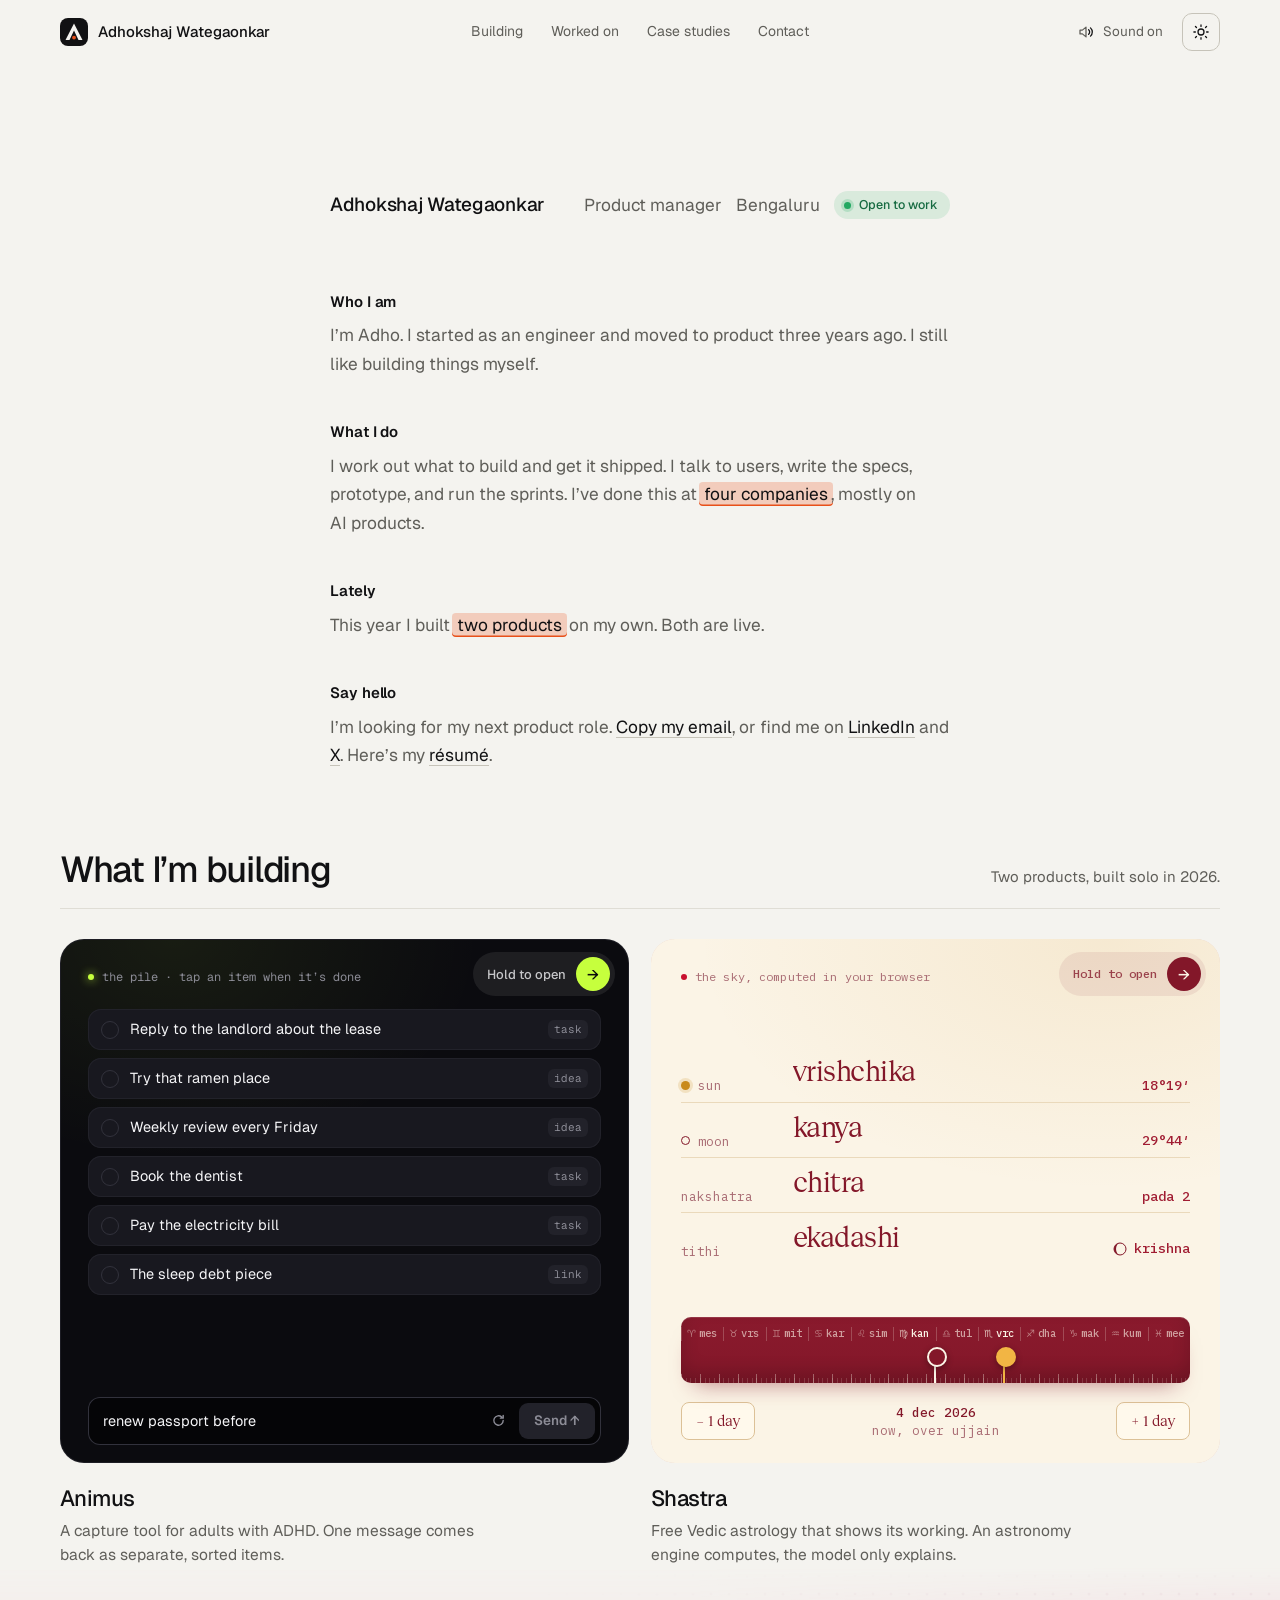
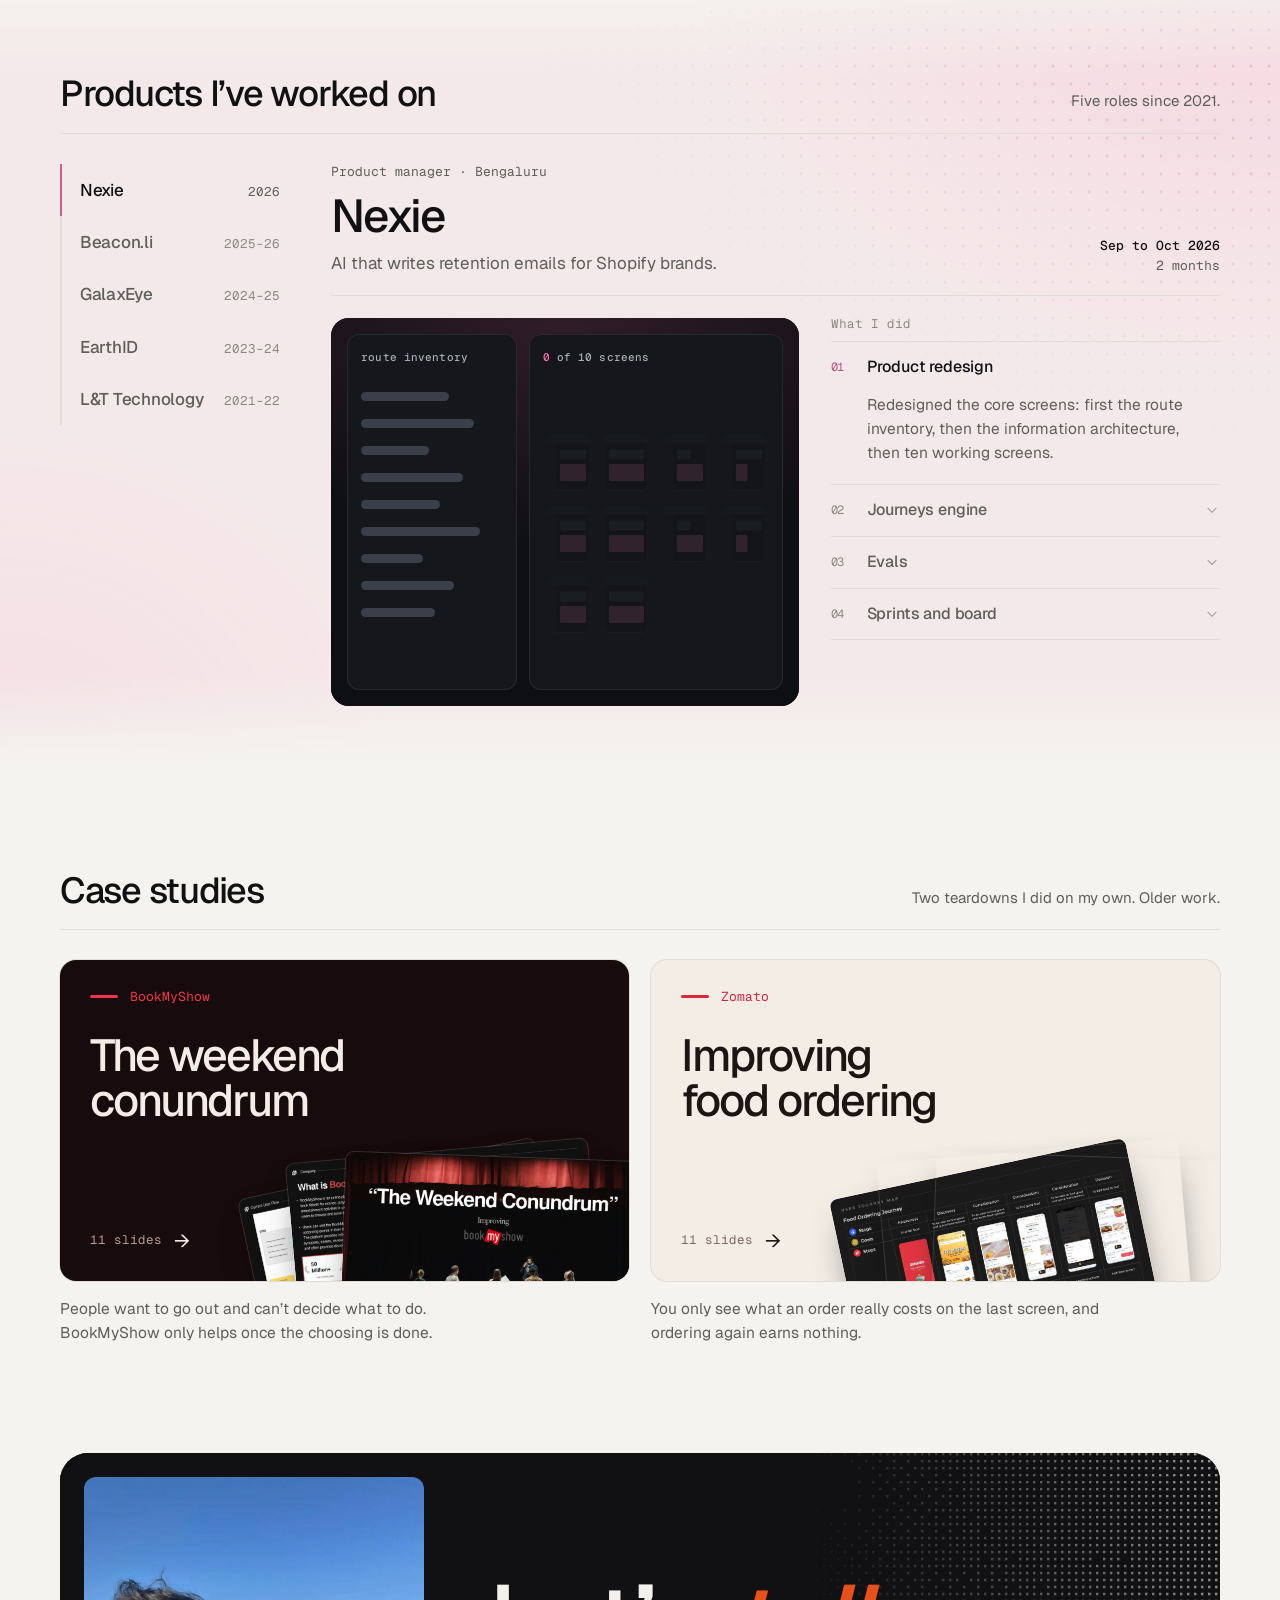
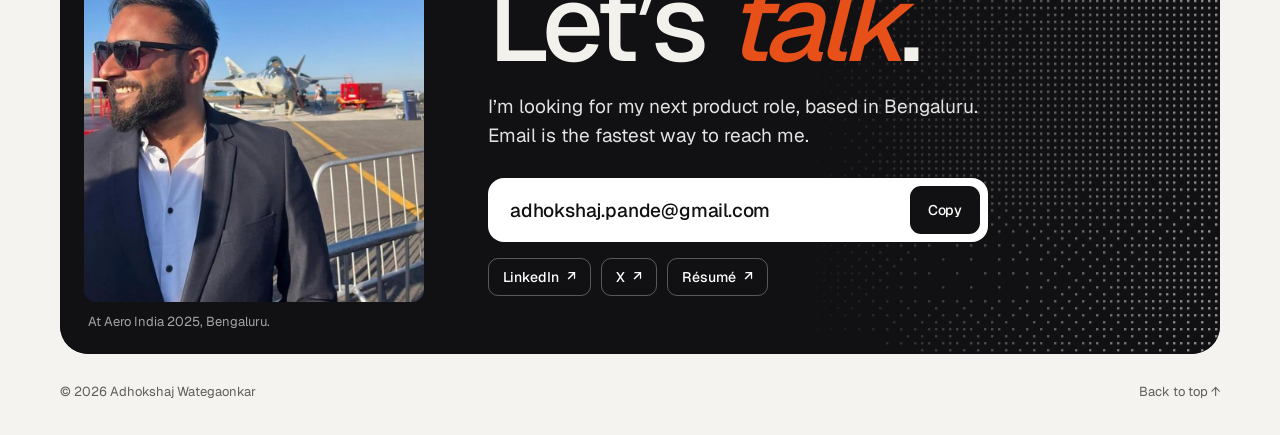
<file: index.html>
<!DOCTYPE html>
<html lang="en">
<head>
<meta charset="utf-8">
<meta name="viewport" content="width=device-width, initial-scale=1">
<title>Adhokshaj Wategaonkar</title>
<meta name="description" content="Adhokshaj Wategaonkar, product manager in Bengaluru. Three years in product, mostly on AI, and two products built and launched solo in 2026.">
<meta name="theme-color" content="#0B0B0C">
<link rel="icon" type="image/svg+xml" href="assets/icon.svg">
<link rel="canonical" href="https://adhokshajwategaonkar.github.io/portfolio/">
<meta property="og:type" content="website">
<meta property="og:url" content="https://adhokshajwategaonkar.github.io/portfolio/">
<meta property="og:site_name" content="Adhokshaj Wategaonkar">
<meta property="og:title" content="Adhokshaj Wategaonkar">
<meta property="og:description" content="Product manager in Bengaluru. Three years in product, mostly on AI, and two products built solo in 2026.">
<meta property="og:image" content="https://adhokshajwategaonkar.github.io/portfolio/assets/og.png">
<meta property="og:image:width" content="1200">
<meta property="og:image:height" content="630">
<meta property="og:image:alt" content="Adhokshaj Wategaonkar, product manager in Bengaluru.">
<meta name="twitter:card" content="summary_large_image">
<meta name="twitter:creator" content="@AdhokshajW">
<meta name="twitter:title" content="Adhokshaj Wategaonkar">
<meta name="twitter:description" content="Product manager in Bengaluru. Three years in product, mostly on AI, and two products built solo in 2026.">
<meta name="twitter:image" content="https://adhokshajwategaonkar.github.io/portfolio/assets/og.png">
<link rel="apple-touch-icon" href="assets/apple-touch-icon.png">
<link rel="preconnect" href="https://fonts.googleapis.com">
<link rel="preconnect" href="https://fonts.gstatic.com" crossorigin>
<link rel="stylesheet" href="https://fonts.googleapis.com/css2?family=Geist:wght@400;500;600;700&family=Geist+Mono:wght@400;500&family=Instrument+Serif:ital@0;1&display=swap">
<script>
try{var t=localStorage.getItem('aw.theme');if(t)document.documentElement.dataset.theme=t}catch(e){}
document.documentElement.classList.add('js');
</script>
<link rel="stylesheet" href="css/site.css">
</head>
<body>

<header class="bar" id="bar">
  <div class="wrap">
    <a class="me" href="#top" aria-label="Adhokshaj Wategaonkar, back to top"><span class="mark" aria-hidden="true"></span><span class="nm">Adhokshaj Wategaonkar</span></a>
    <nav class="nav" aria-label="Sections">
      <a href="#work">Building</a><a href="#experience">Worked on</a><a href="#cases">Case studies</a><a href="#contact">Contact</a>
    </nav>
    <div class="tools">
      <button class="btn snd" id="snd" aria-pressed="true" title="Sound (S)">
        <svg viewBox="0 0 24 24" aria-hidden="true"><path d="M4 9.5h3.2L12 5.5v13l-4.8-4H4z"/><g class="w"><path d="M15.5 9a4 4 0 0 1 0 6"/><path d="M18 6.5a7.5 7.5 0 0 1 0 11"/></g><path class="x" d="M16 10l4 4m0-4l-4 4"/></svg>
        <span class="snd-t">Sound on</span>
      </button>
      <button class="btn ic thm" id="thm" aria-label="Switch between light and dark" title="Theme (T)">
        <svg viewBox="0 0 24 24" aria-hidden="true"><g class="sun"><circle cx="12" cy="12" r="4"/><path d="M12 2.5v2m0 15v2M4.6 4.6 6 6m12 12 1.4 1.4M2.5 12h2m15 0h2M4.6 19.4 6 18M18 6l1.4-1.4"/></g><path class="moon" d="M19.5 14.5A7.5 7.5 0 0 1 9.5 4.5a7.5 7.5 0 1 0 10 10z"/></svg>
      </button>
    </div>
  </div>
</header>

<main id="home">
  <section class="hero" id="top" data-hero="notes">
    <canvas class="field" id="field" aria-hidden="true"></canvas>
    <p class="hf-hint" aria-hidden="true"><span>hold anywhere to go back</span></p>
    <div class="wrap">
      <div class="hn">
        <header class="hn-id rv">
          <h1><button class="egg-name" data-egg="field" title="Try clicking">Adhokshaj Wategaonkar</button></h1>
          <p class="hn-meta"><span>Product manager</span><span>Bengaluru</span><span class="chip"><i class="pip"></i>Open to work</span></p>
        </header>
        <section class="rv" style="--d:1">
          <h2>Who I am</h2>
          <p>I’m Adho. I started as an engineer and moved to product three years ago. I still like building things myself.</p>
        </section>
        <section class="rv" style="--d:2">
          <h2>What I do</h2>
          <p>I work out what to build and get it shipped. I talk to users, write the specs, prototype, and run the sprints. I’ve done this at <a class="hl" href="#experience">four companies</a>, mostly on AI products.</p>
        </section>
        <section class="rv" style="--d:3">
          <h2>Lately</h2>
          <p>This year I built <a class="hl" href="#work">two products</a> on my own. Both are live.</p>
        </section>
        <section class="rv" style="--d:4">
          <h2>Say hello</h2>
          <p>I’m looking for my next product role. <button class="lk" data-copy>Copy my email</button>, or find me on <a href="https://www.linkedin.com/in/adhokshaj/" target="_blank" rel="noopener">LinkedIn</a> and <a href="https://twitter.com/AdhokshajW" target="_blank" rel="noopener">X</a>. Here’s my <a href="Adhokshaj-Wategaonkar-Resume.pdf" target="_blank" rel="noopener">résumé</a>.</p>
        </section>
      </div>
      <div class="hf">
        <div class="hf-t">
          <h1 class="vh">Adhokshaj Wategaonkar</h1>
          <p>Product manager in Bengaluru. Three years in product, mostly on AI. Two products built solo in 2026.</p>
        </div>
        <div class="hf-r">
          <span class="chip"><i class="pip"></i>Open to work</span>
          <p><button class="lk" data-copy>Copy email</button><a href="https://www.linkedin.com/in/adhokshaj/" target="_blank" rel="noopener">LinkedIn</a><a href="Adhokshaj-Wategaonkar-Resume.pdf" target="_blank" rel="noopener">Résumé</a></p>
        </div>
      </div>
    </div>
  </section>

  <section class="sec" id="work" data-name="Work">
    <div class="wrap">
      <div class="sh rv"><h2>What I’m building</h2><p>Two products, built solo in 2026.</p></div>
      <div class="prods">
        <article class="prod rv" data-go="animus" data-title="Animus">
          <div class="tilebox tb-animus"><div class="inst" id="inst-animus"></div></div>
          <div class="cap">
            <div><h3>Animus</h3><p>A capture tool for adults with ADHD. One message comes back as separate, sorted items.</p></div>
          </div>
        </article>
        <article class="prod rv" style="--d:1" data-go="shastra" data-title="Shastra">
          <div class="tilebox tb-shastra"><div class="inst" id="inst-shastra"></div></div>
          <div class="cap">
            <div><h3>Shastra</h3><p>Free Vedic astrology that shows its working. An astronomy engine computes, the model only explains.</p></div>
          </div>
        </article>
      </div>
    </div>
  </section>

  <section class="sec" id="experience" data-name="Experience">
    <div class="tone" id="tone" aria-hidden="true"><i></i><i></i></div>
    <div class="wrap">
      <div class="sh rv"><h2>Products I’ve worked on</h2><p>Five roles since 2021.</p></div>
      <div class="xp rv">
        <div class="xp-list" id="xp-list" role="tablist" aria-label="Roles, newest first" aria-orientation="vertical"></div>
        <div class="xp-detail" id="xp-detail" role="tabpanel" aria-live="polite"></div>
      </div>
    </div>
  </section>

  <section class="sec" id="cases" data-name="Case studies">
    <div class="wrap">
      <div class="sh rv"><h2>Case studies</h2><p>Two teardowns I did on my own. Older work.</p></div>
      <div class="cases" id="cases-list"></div>
    </div>
  </section>

  <section class="contact" id="contact" data-name="Contact">
    <div class="wrap">
      <div class="about">
        <canvas class="field" id="field2" aria-hidden="true"></canvas>
        <figure class="portrait rv">
          <img src="assets/me/aero-india.jpg" width="864" height="1167" loading="lazy" alt="Adhokshaj at Aero India, smiling, with a fighter aircraft on the tarmac behind him.">
          <figcaption>At Aero India 2025, Bengaluru.</figcaption>
        </figure>
        <div class="about-t">
          <h2 class="rv">Let’s <em>talk</em>.</h2>
          <p class="rv" style="--d:1">I’m looking for my next product role, based in Bengaluru. Email is the fastest way to reach me.</p>
          <button class="mail rv" style="--d:2" data-copy><span class="mail-a">adhokshaj.pande@gmail.com</span><span class="mail-h">Copy</span></button>
          <div class="links rv" style="--d:3">
            <a class="btn" href="https://www.linkedin.com/in/adhokshaj/" target="_blank" rel="noopener">LinkedIn <span aria-hidden="true">↗</span></a>
            <a class="btn" href="https://twitter.com/AdhokshajW" target="_blank" rel="noopener">X <span aria-hidden="true">↗</span></a>
            <a class="btn" href="Adhokshaj-Wategaonkar-Resume.pdf" target="_blank" rel="noopener" id="cv">Résumé <span aria-hidden="true">↗</span></a>
          </div>
        </div>
      </div>
      <div class="foot"><span>© 2026 Adhokshaj Wategaonkar</span><a href="#top">Back to top ↑</a></div>
    </div>
  </section>
</main>

<div id="world" hidden></div>
<div id="viewer" hidden></div>
<div class="toast" id="toast" role="status" aria-live="polite"></div>

<script type="module" src="js/app.js"></script>
</body>
</html>
</file>
<file: css/site.css>
/*
VOICE   plain and exact. Say the concrete thing, then stop.
LAYOUT  one 1120px column. Hairlines between sections. A list on the left and the
        open item on the right wherever there is a set to choose from.
COLOUR  neutral page and one hot orange, used for the word that matters and for the
        dots under the pointer. The rest of the colour arrives with the content:
        each role has its own hue, each case study its own cover, Animus is lime
        on black, Shastra is kumkum on haldi paper.
TYPE    Geist for words, Geist Mono for labels, Instrument Serif italic for the one
        or two words that carry a heading. The product pages bring their own.
*/
@font-face { font-family: 'SX Geist Serif'; font-weight: 400; font-display: swap; src: url('../assets/fonts/shastra/geistserif-400.woff2') format('woff2'); }
@font-face { font-family: 'SX Plex Mono'; font-weight: 400; font-display: swap; src: url('../assets/fonts/shastra/ibmplexmono-400.woff2') format('woff2'); }
@font-face { font-family: 'SX Plex Mono'; font-weight: 500; font-display: swap; src: url('../assets/fonts/shastra/ibmplexmono-500.woff2') format('woff2'); }

:root {
  color-scheme: light;
  --bg: #F4F3EF; --bg0: #F4F3EF; --tone-k: 8%; --ink: #111113; --mut: #5F5E59; --faint: #8B8982; --line: #DFDDD5; --line2: #C6C3B9; --tile: #EAE8E1; --tile2: #FBFAF7;
  --acc: #E8501A; --acc-ink: #C7400F; --on-acc: #fff; --hot: #E8501A; --card: #111113; --card-line: #111113; --ok: #1E9E5A; --shade: rgba(30,25,10,.2);
  --ease: cubic-bezier(.2,.8,.2,1); --spring: cubic-bezier(.3,1.4,.5,1);
  --sans: "Geist", ui-sans-serif, system-ui, -apple-system, "Segoe UI", sans-serif;
  --display: "Instrument Serif", "Iowan Old Style", "Palatino Linotype", Georgia, serif;
  --mono: "Geist Mono", ui-monospace, SFMono-Regular, Menlo, monospace;
  /* the products, fixed whatever the index theme */
  --a-bg: #0B0B0F; --a-ink: #F5F5F7; --a-ink2: #B9B9C2; --a-mut: #8C8C96; --a-line: #22222A; --a-line2: #32323C; --a-tile: #121218; --a-tile2: #18181F; --a-tile3: #22222A; --a-sunk: #050507;
  --a-acc: #C6FF3D; --a-acc-ink: #C6FF3D; --a-bub: #1E3A27; --a-bub-ink: #DDF5E3;
  --s-paper: #FBF4E6; --s-paper2: #F5EAD4; --s-ink: #831729; --s-body: #A01C32; --s-mut: #A86A72; --s-line: #EAD9BB; --s-acc: #C8102E; --s-night: #2B0D10; --s-gold: #C98A1B;
  --serif: "SX Geist Serif", "Geist", Georgia, serif;
  --smono: "SX Plex Mono", "IBM Plex Mono", ui-monospace, monospace;
  --geist: var(--sans); --gmono: var(--mono);
}
@media (prefers-color-scheme: dark) { :root:not([data-theme=light]) { color-scheme: dark; --bg: #0B0B0C; --bg0: #0B0B0C; --tone-k: 7%; --ink: #EDECE8; --mut: #A5A39C; --faint: #74726C; --line: #222224; --line2: #37373C; --tile: #141416; --tile2: #1B1B1E; --acc: #FF6B3D; --acc-ink: #FF8A63; --hot: #FF6B3D; --card: #141416; --card-line: #26262A; --shade: rgba(0,0,0,.6); } }
:root[data-theme=dark] { color-scheme: dark; --bg: #0B0B0C; --bg0: #0B0B0C; --tone-k: 7%; --ink: #EDECE8; --mut: #A5A39C; --faint: #74726C; --line: #222224; --line2: #37373C; --tile: #141416; --tile2: #1B1B1E; --acc: #FF6B3D; --acc-ink: #FF8A63; --hot: #FF6B3D; --card: #141416; --card-line: #26262A; --shade: rgba(0,0,0,.6); }

* { box-sizing: border-box; min-width: 0; }
html { scroll-behavior: smooth; scroll-padding-top: 84px; -webkit-text-size-adjust: 100%; }
body { margin: 0; background: var(--bg); color: var(--ink); font: 16px/1.55 var(--sans); overflow-x: clip; -webkit-font-smoothing: antialiased; -webkit-tap-highlight-color: transparent; transition: background-color .8s var(--ease); }
a { color: inherit; }
button { font: inherit; color: inherit; }
img { max-width: 100%; }
[hidden] { display: none !important; }
:focus-visible { outline: 2px solid color-mix(in srgb, var(--ink) 72%, transparent); outline-offset: 2px; border-radius: 8px; }
.wrap { max-width: 1240px; margin: 0 auto; padding: 0 clamp(16px, 4vw, 40px); }
.mono { font-family: var(--mono); font-size: 13px; }
.mut { color: var(--mut); }

/* ---------------------------------------------------------------- buttons
   One flat button. It takes its colours from whatever page it is on. */
.btn { display: inline-flex; align-items: center; justify-content: center; gap: 8px; height: 38px; padding: 0 14px; border-radius: 10px; border: 1px solid var(--line2); background: transparent; color: var(--ink); font: 500 14px/1 var(--sans); text-decoration: none; white-space: nowrap; cursor: var(--cur-hot); user-select: none; -webkit-user-select: none; touch-action: manipulation; transition: background .2s, border-color .2s, color .2s, transform .12s var(--ease), opacity .2s; }
.btn:hover { background: color-mix(in srgb, var(--ink) 7%, transparent); border-color: color-mix(in srgb, var(--ink) 34%, transparent); }
.btn:active { transform: scale(.97); }
.btn:disabled { opacity: .35; cursor: default; }
.btn.pri { background: var(--ink); color: var(--bg); border-color: var(--ink); }
.btn.pri:hover { background: color-mix(in srgb, var(--ink) 84%, var(--bg)); border-color: transparent; }
.btn.ic { width: 38px; padding: 0; flex: none; }
.btn svg { width: 18px; height: 18px; stroke: currentColor; fill: none; stroke-width: 1.7; stroke-linecap: round; stroke-linejoin: round; flex: none; }

/* ---------------------------------------------------------------- bar */
.bar { position: sticky; top: 0; z-index: 20; backdrop-filter: saturate(1.4) blur(14px); -webkit-backdrop-filter: saturate(1.4) blur(14px); background: color-mix(in srgb, var(--bg) 80%, transparent); border-bottom: 1px solid transparent; transition: border-color .3s, background-color .8s var(--ease); }
.bar.scrolled { border-bottom-color: var(--line); }
.bar .wrap { display: grid; grid-template-columns: 1fr auto 1fr; align-items: center; height: 64px; gap: 12px; }
.me { display: flex; align-items: center; gap: 10px; text-decoration: none; font-weight: 500; font-size: 15px; white-space: nowrap; justify-self: start; }
.me .mark { width: 28px; height: 28px; border-radius: 8px; display: block; transition: transform .2s var(--ease); }
.me .mark:hover { transform: scale(1.08) rotate(-4deg); }
.mark svg { display: block; width: 100%; height: 100%; overflow: visible; }
.mark .tb { fill: var(--ink); } .mark .tf { fill: var(--bg); } .mark .h { fill: var(--hot); }
.mark .s { fill: none; stroke: var(--bg); stroke-width: 2.2; stroke-linecap: round; stroke-linejoin: round; } .mark .sh { stroke: var(--hot); }
.mark.swap { animation: markswap .5s var(--spring); }
@keyframes markswap { from { transform: scale(.4) rotate(-120deg); } }
.nav, .w-nav { display: flex; gap: 4px; }
.nav a, .w-nav a { padding: 8px 12px; border-radius: 8px; font-size: 14px; color: var(--mut); text-decoration: none; transition: color .2s, background .2s; }
.nav a:hover, .w-nav a:hover { color: var(--ink); background: color-mix(in srgb, var(--ink) 6%, transparent); }
.nav a.on { color: var(--ink); }
.tools, .w-tools { display: flex; justify-content: flex-end; gap: 8px; justify-self: end; }
.snd .w { transition: opacity .25s, transform .35s var(--spring); transform-origin: 9px 12px; }
.snd[aria-pressed=false] .w { opacity: 0; transform: scale(.4); }
.snd .x { opacity: 0; transition: opacity .2s; } .snd[aria-pressed=false] .x { opacity: 1; }
.btn.snd { padding: 0 10px; border-color: transparent; background: none; font-size: 13.5px; font-weight: 400; color: var(--mut); }
.btn.snd:hover { color: var(--ink); background: color-mix(in srgb, var(--ink) 6%, transparent); border-color: transparent; }
.snd-t { min-width: 6.4ch; text-align: left; }
.thm .sun, .thm .moon { transition: transform .5s var(--spring), opacity .3s; transform-origin: 12px 12px; }
:root[data-theme=dark] .thm .sun { opacity: 0; transform: rotate(-90deg) scale(.5); }
:root[data-theme=light] .thm .moon { opacity: 0; transform: rotate(90deg) scale(.5); }
@media (prefers-color-scheme: dark) { :root:not([data-theme]) .thm .sun { opacity: 0; transform: rotate(-90deg) scale(.5); } }
@media (prefers-color-scheme: light) { :root:not([data-theme]) .thm .moon { opacity: 0; transform: rotate(90deg) scale(.5); } }

/* ---------------------------------------------------------------- hero
   Short notes, with highlighted phrases that take you down the page. Behind the name
   there is a second view: the name set in a full-screen field of dots. */
.hero { position: relative; isolation: isolate; }
.chip { display: inline-flex; align-items: center; gap: 8px; height: 28px; padding: 0 12px 0 10px; border-radius: 14px; font: 500 12.5px/1 var(--sans); white-space: nowrap; color: #176B42; background: rgba(34,168,97,.13); }
:root[data-theme=dark] .chip { color: #6FDDA3; background: rgba(34,168,97,.16); }
@media (prefers-color-scheme: dark) { :root:not([data-theme=light]) .chip { color: #6FDDA3; background: rgba(34,168,97,.16); } }
.pip { width: 7px; height: 7px; border-radius: 50%; background: #22A861; box-shadow: 0 0 0 3px rgba(34,168,97,.2); animation: breathe 2.6s var(--ease) infinite; }
@keyframes breathe { 50% { box-shadow: 0 0 0 6px rgba(34,168,97,.06); } }
.lk { padding: 0; border: 0; background: none; font: inherit; }
.hero a:not(.hl), .lk { color: var(--ink); text-decoration: underline; text-decoration-color: var(--line2); text-decoration-thickness: 1px; text-underline-offset: 4px; transition: text-decoration-color .2s; }
.hero a:not(.hl):hover, .lk:hover { text-decoration-color: var(--hot); }
.field { position: absolute; inset: 0; width: 100%; height: 100%; z-index: -1; pointer-events: none; color: var(--ink); --field-hot: var(--hot); }
/* the name is the way into the field: on hover its letters break into dots */
.egg-name { padding: 0; border: 0; background: none; color: inherit; font: inherit; letter-spacing: inherit; }
@media (hover: hover) { .egg-name:hover { color: transparent; background: radial-gradient(circle, var(--ink) 0.6px, color-mix(in srgb, var(--ink) 45%, transparent) 1px) 0 0 / 3px 3px; -webkit-background-clip: text; background-clip: text; } }
.hero[data-hero=notes] > .field, .hero[data-hero=notes] .hf, .hero[data-hero=notes] .hf-hint, .hero[data-hero=field] .hn { display: none; }
/* notes */
.hero[data-hero=notes] { padding: clamp(88px, 14vh, 140px) 0 0; }
.hero[data-hero=notes] + .sec { padding-top: clamp(56px, 9vh, 96px); }
.hn { max-width: 620px; margin: 0 auto; }
.js .hn .rv { filter: blur(7px); transition: opacity .8s var(--ease), transform .8s var(--ease), filter .8s var(--ease); transition-delay: calc(var(--d, 0) * 110ms); }
.js .hn .rv.in { filter: none; }
.hn-id { display: flex; justify-content: space-between; align-items: baseline; gap: 16px; flex-wrap: wrap; margin-bottom: clamp(44px, 8vh, 72px); }
.hn-id h1 { margin: 0; font: 500 19px/1.2 var(--sans); letter-spacing: -.015em; }
.hn-meta { display: flex; align-items: center; gap: 14px; margin: 0; font-size: 14px; color: var(--mut); }
.hn section { margin-bottom: clamp(30px, 5vh, 44px); }
.hn section:last-child { margin-bottom: 0; }
.hn h2 { margin: 0 0 10px; font: 600 15px/1.3 var(--sans); letter-spacing: -.005em; }
.hn p { margin: 0; font-size: clamp(16.5px, 1.35vw, 18px); line-height: 1.65; color: var(--mut); text-wrap: pretty; }
.hl { padding: 1px 5px; margin: 0 -2px; border-radius: 4px; color: var(--ink); text-decoration: none; white-space: nowrap; background: color-mix(in srgb, var(--hot) 24%, transparent); box-shadow: inset 0 -1.5px 0 var(--hot); transition: background .25s; }
.hl:hover { background: color-mix(in srgb, var(--hot) 42%, transparent); }
/* field: press and hold anywhere to go back */
.hero[data-hero=field] { height: calc(100svh - 64px); min-height: 500px; max-height: 1040px; overflow: hidden; user-select: none; -webkit-user-select: none; -webkit-touch-callout: none; }
.hero[data-hero=field] > .field { -webkit-mask-image: linear-gradient(#000 58%, transparent 96%); mask-image: linear-gradient(#000 58%, transparent 96%); }
.hero.holding > .field { -webkit-mask-image: none; mask-image: none; }
.hero[data-hero=field] .wrap { position: relative; height: 100%; }
.hf-hint { position: absolute; z-index: 2; top: 18px; right: max(clamp(16px, 4vw, 40px), calc((100vw - 1240px) / 2 + 40px)); margin: 0; pointer-events: none; font: 12px/1 var(--mono); color: var(--faint); transition: color .2s; }
.hero.holding .hf-hint { color: var(--hot); }
.hero.holding .hf { opacity: .25; }
.hf { position: absolute; left: clamp(16px, 4vw, 40px); right: clamp(16px, 4vw, 40px); bottom: clamp(14px, 3vh, 24px); display: flex; justify-content: space-between; align-items: center; gap: 24px; transition: opacity .3s; }
/* one quiet line along the bottom edge; the name in dots is the headline */
.vh { position: absolute; width: 1px; height: 1px; overflow: hidden; clip-path: inset(50%); white-space: nowrap; }
.hf-t p { margin: 0; font-size: 14.5px; line-height: 1.4; color: var(--mut); }
.hf-r { display: flex; align-items: center; gap: 18px; }
.hf-r p { margin: 0; display: flex; gap: 18px; font-size: 14.5px; }

/* ---------------------------------------------------------------- sections */
.sec { padding: clamp(72px, 12vh, 128px) 0 0; }
.sh { display: flex; align-items: baseline; justify-content: space-between; gap: 16px; padding-bottom: 20px; margin-bottom: 30px; border-bottom: 1px solid var(--line); }
.sh h2 { font: 500 clamp(26px, 3vw, 36px)/1.05 var(--sans); letter-spacing: -.035em; margin: 0; }
.sh p { margin: 0; font-size: 15px; color: var(--mut); max-width: 46ch; text-align: right; }

/* ---------------------------------------------------------------- work */
.prods { display: grid; grid-template-columns: repeat(2, minmax(0, 1fr)); gap: 22px; }
.prod { display: flex; flex-direction: column; gap: 18px; }
.tilebox { position: relative; border-radius: 24px; overflow: hidden; aspect-ratio: 1/0.92; min-height: 440px; }
.tb-animus { background: radial-gradient(90% 70% at 20% 0%, rgba(198,255,61,.07), transparent 60%), #0B0B0F; color: #F5F5F7; box-shadow: inset 0 0 0 1px #1d1d24; }
.tb-shastra { background: var(--s-paper); color: var(--s-ink); box-shadow: inset 0 0 0 1px var(--s-line); }
.inst { position: absolute; inset: 0; }
.cap { display: flex; justify-content: space-between; align-items: flex-start; gap: 16px; }
.cap h3 { margin: 0 0 4px; font-size: 22px; font-weight: 500; letter-spacing: -.025em; }
.cap p { margin: 0; color: var(--mut); font-size: 15.5px; max-width: 44ch; }

/* ---- Animus tile: a pile you can clear and a box you can send from */
.am { display: flex; flex-direction: column; padding: 18px clamp(16px, 3vw, 28px) 18px; gap: 12px; font-family: var(--geist); }
.am-top, .sd-top { display: flex; justify-content: space-between; align-items: center; gap: 10px; min-height: 40px; }
.tilebox .am-top, .tilebox .sd-top { padding-right: 176px; }
.am-live { font: 12px/1.3 var(--gmono); color: var(--a-mut); display: flex; gap: 8px; align-items: center; }
.am-live i { flex: none; width: 6px; height: 6px; border-radius: 50%; background: var(--a-acc); box-shadow: 0 0 10px var(--a-acc); }
.am-mark { display: flex; align-items: center; gap: 7px; font: 600 13px/1 var(--geist); letter-spacing: -.01em; }
.am-mark i { width: 14px; height: 14px; border-radius: 50%; border: 2px solid var(--a-acc); display: grid; place-items: center; }
.am-mark i::after { content: ""; width: 4px; height: 4px; border-radius: 50%; background: var(--a-acc); }
.am-in { flex: none; display: grid; grid-template-rows: 0fr; margin-bottom: -12px; transition: grid-template-rows .45s var(--ease), margin .45s var(--ease); }
.am-in.open { grid-template-rows: 1fr; margin-bottom: 0; }
.am-in > div { min-height: 0; overflow: hidden; display: flex; flex-direction: column; align-items: flex-end; gap: 7px; }
.bub { max-width: 92%; padding: 11px 14px 20px; border-radius: 16px 16px 4px 16px; background: var(--a-bub); color: var(--a-bub-ink); font-size: 15px; line-height: 1.45; position: relative; }
.bub small { position: absolute; right: 10px; bottom: 5px; font: 10.5px/1 var(--gmono); opacity: .55; }
.seg { padding: 1px 3px; margin: 0 -3px; border-radius: 5px; transition: background .25s, color .25s, opacity .4s; }
.seg.lit { background: var(--a-acc); color: #0B0B0C; }
.seg.used { opacity: .45; text-decoration: line-through; text-decoration-thickness: 1px; }
.am-say { margin: 0 4px 2px 0; min-height: 15px; font: 12px/1.25 var(--gmono); color: var(--a-mut); }
.am-say.busy { animation: blink 1s steps(1) infinite; }
@keyframes blink { 50% { opacity: .2; } }
.am-list { flex: 1; min-height: 0; list-style: none; margin: 0; padding: 0; display: flex; flex-direction: column; gap: 8px; overflow: hidden; -webkit-mask: linear-gradient(#000 82%, transparent); mask: linear-gradient(#000 82%, transparent); }
.it { position: relative; flex: none; border-radius: 13px; transition: height .36s var(--ease), opacity .28s, transform .36s var(--ease), margin .36s var(--ease); }
.it.new { animation: drop .6s var(--spring) both; }
.it-b { width: 100%; display: flex; align-items: center; gap: 11px; padding: 11px 13px; border: 0; border-radius: 13px; background: var(--a-tile2); box-shadow: inset 0 0 0 1px var(--a-line); color: inherit; font: 14.5px/1.3 var(--geist); text-align: left; cursor: var(--cur-hot); transition: background .2s, box-shadow .2s; }
.it-b:hover { background: var(--a-tile3); box-shadow: inset 0 0 0 1px var(--a-line2); }
.it-b:focus-visible { outline: 2px solid var(--a-acc); outline-offset: -2px; }
.it .dot { flex: none; width: 18px; height: 18px; border-radius: 50%; border: 1.5px solid var(--a-line2); display: grid; place-items: center; transition: border-color .2s; }
.it svg { fill: none; stroke-linecap: round; stroke-linejoin: round; stroke-dasharray: 1; stroke-dashoffset: 1; }
.it .dot svg { width: 11px; height: 11px; stroke: var(--a-acc); stroke-width: 2.4; transition: stroke-dashoffset .2s; }
.it.new .dot, .it-b:hover .dot { border-color: var(--a-acc); }
@media (hover: hover) { .it-b:hover .dot svg { stroke-dashoffset: 0; } }
.it .tt { flex: 1; white-space: nowrap; overflow: hidden; text-overflow: ellipsis; }
.it .ty { flex: none; font: 11px/1 var(--gmono); color: var(--a-mut); padding: 4px 6px; border-radius: 6px; background: var(--a-tile3); }
.it-b:hover .ty { background: var(--a-bg); }
.it-w { position: absolute; inset: 0; display: flex; align-items: center; gap: 11px; padding: 11px 15px 11px 42px; border-radius: 13px; background: var(--a-acc); color: #0B0B0C; font: 600 14.5px/1.3 var(--geist); clip-path: inset(0 100% 0 0); pointer-events: none; }
.it-w svg { flex: none; width: 20px; height: 20px; stroke: #0B0B0C; stroke-width: 1.9; }
.it.done .it-w { clip-path: inset(0 0 0 0); transition: clip-path .34s cubic-bezier(.65,0,.35,1); }
.it.done .it-w svg { stroke-dashoffset: 0; transition: stroke-dashoffset .22s ease-out .28s; }
.it.gone { height: 0 !important; margin-bottom: -8px; opacity: 0; transform: translateY(-14px); overflow: hidden; }
.am-clear { flex: 1; display: flex; flex-direction: column; align-items: center; justify-content: center; gap: 14px; margin: 0; font-size: 14.5px; color: var(--a-ink2); }
.am-clear[hidden], .am-list:empty { display: none; }
.am-clear span { width: 54px; height: 54px; border-radius: 50%; display: grid; place-items: center; background: var(--a-acc); }
.am-clear svg { width: 24px; height: 24px; fill: none; stroke: #0B0B0C; stroke-width: 2; stroke-linecap: round; stroke-linejoin: round; stroke-dasharray: 1; stroke-dashoffset: 0; }
.am.cleared .am-clear span { animation: clr-pop .6s var(--spring) both, clr-ring 1.1s var(--ease) .1s both; } .am.cleared .am-clear svg { animation: clr-draw .4s ease-out .3s both; }
@keyframes clr-pop { from { transform: scale(.3); opacity: 0; } } @keyframes clr-draw { from { stroke-dashoffset: 1; } }
@keyframes clr-ring { from { box-shadow: 0 0 0 0 rgba(198,255,61,.55); } to { box-shadow: 0 0 0 46px rgba(198,255,61,0); } }
.am-comp { flex: none; display: flex; flex-wrap: wrap; gap: 8px; align-items: center; }
.am-box { flex: 1 1 220px; display: flex; align-items: center; gap: 4px; height: 48px; padding: 0 6px 0 15px; border-radius: 12px; background: var(--a-sunk); box-shadow: inset 0 0 0 1px var(--a-line2); transition: box-shadow .2s; }
.am-box:focus-within { box-shadow: inset 0 0 0 1px var(--a-acc); }
.am-input { flex: 1; min-width: 0; height: 100%; padding: 0; border: 0; outline: 0; background: none; color: var(--a-ink); font: 14.5px/1 var(--geist); }
.am-input::placeholder { color: var(--a-mut); opacity: 1; }
.am-next { flex: none; width: 34px; height: 34px; display: grid; place-items: center; padding: 0; border: 0; border-radius: 9px; background: none; color: var(--a-mut); transition: color .2s, background .2s, transform .4s var(--ease); }
.am-next:hover { color: var(--a-ink); background: var(--a-tile3); } .am-next:active { transform: rotate(180deg); }
.am-next svg { width: 15px; height: 15px; fill: none; stroke: currentColor; stroke-width: 1.5; stroke-linecap: round; stroke-linejoin: round; }
.am-send { flex: none; height: 36px; padding: 0 15px; border: 0; border-radius: 9px; background: var(--a-acc); color: #0B0B0C; font: 600 13.5px/1 var(--geist); cursor: var(--cur-hot); transition: background .2s, color .2s, transform .12s var(--ease); }
.am-send:active { transform: scale(.96); }
.am-send:disabled { background: var(--a-tile3); color: var(--a-mut); cursor: default; }
.am-comp.ready .am-send { animation: sendcue 1.5s var(--ease) infinite; }
@keyframes sendcue { from { box-shadow: 0 0 0 0 rgba(198,255,61,.6); } to { box-shadow: 0 0 0 11px rgba(198,255,61,0); } }
@media (pointer: coarse) { .am-input { font-size: 16px; } }
/* the gallery pieces keep the simpler row */
.cp-list, .dr-pile ol { list-style: none; margin: 0; padding: 0; display: flex; flex-direction: column; gap: 8px; overflow: hidden; -webkit-mask: linear-gradient(#000 72%, transparent); mask: linear-gradient(#000 72%, transparent); }
.cp-list li, .dr-pile li { display: flex; align-items: center; gap: 11px; padding: 11px 13px; border-radius: 13px; background: var(--a-tile2); font-size: 14.5px; box-shadow: inset 0 0 0 1px var(--a-line); animation: drop .6s var(--spring) both; }
.cp-list .dot, .dr-pile .dot { flex: none; width: 15px; height: 15px; border-radius: 50%; border: 1.5px solid var(--a-line2); transition: all .25s; }
.cp-list li.new .dot, .dr-pile li.new .dot { border-color: var(--a-acc-ink); }
.cp-list .tt, .dr-pile .tt { flex: 1; white-space: nowrap; overflow: hidden; text-overflow: ellipsis; }
.cp-list .ty, .dr-pile .ty { font: 11px/1 var(--gmono); color: var(--a-mut); padding: 4px 6px; border-radius: 6px; background: var(--a-tile3); }
@keyframes drop { from { opacity: 0; transform: translateY(-14px) scale(.97); } to { opacity: 1; transform: none; } }
.pc-btn { display: inline-flex; align-items: center; justify-content: center; height: 40px; padding: 0 16px; border: 0; border-radius: 10px; cursor: var(--cur-hot); font: 600 14px/1 var(--sans); color: #0B0B0C; background: var(--a-acc); white-space: nowrap; transition: transform .12s var(--ease), filter .2s; }
.pc-btn:hover { filter: brightness(1.07); }
.pc-btn:active { transform: scale(.97); }

/* ---- hold to open: the one way into a product from its tile.
   A key in the tile's corner. Press and hold: the ring fills, the product's colour
   spreads from the key across the tile, and at the end it opens. Let go early and
   it drains back. */
.hk { position: absolute; right: 14px; top: 13px; z-index: 5; display: flex; align-items: center; gap: 10px; height: 44px; padding: 0 5px 0 14px; border: 0; border-radius: 22px; background: color-mix(in srgb, var(--hk-ink) 8%, transparent); color: var(--hk-ink); font: 500 13px/1 var(--sans); cursor: var(--cur-hot); user-select: none; -webkit-user-select: none; -webkit-touch-callout: none; touch-action: none; transition: background .25s, transform .2s var(--ease); }
.hk-t { white-space: nowrap; opacity: .78; transition: opacity .25s; }
.hk-k { position: relative; flex: none; width: 34px; height: 34px; border-radius: 50%; display: grid; place-items: center; background: var(--hk-acc); color: var(--hk-on); }
.hk-k::before, .hk-k::after { content: ""; position: absolute; inset: 0; border-radius: 50%; box-shadow: 0 0 0 1.5px var(--hk-acc); opacity: 0; animation: hkpulse 2.8s var(--ease) infinite; }
.hk-k::after { animation-delay: 1.4s; }
@keyframes hkpulse { 0% { transform: scale(1); opacity: .7; } 70%, 100% { transform: scale(1.9); opacity: 0; } }
.hk-k svg { position: absolute; inset: -5px; width: 44px; height: 44px; transform: rotate(-90deg); fill: none; stroke: var(--hk-acc); stroke-width: 2.5; stroke-linecap: round; stroke-dasharray: 1; stroke-dashoffset: calc(1 - var(--p, 0)); }
.hk-k b { font: 500 15px/1 var(--sans); transition: transform .3s var(--ease); }
.hk:hover, .hk.awake { background: color-mix(in srgb, var(--hk-ink) 13%, transparent); }
.hk:hover .hk-t, .hk.awake .hk-t, .hk.holding .hk-t { opacity: 1; }
.hk.awake .hk-k::before, .hk.awake .hk-k::after { animation-duration: 1.5s; } .hk.awake .hk-k::after { animation-delay: .75s; }
.hk.holding { transform: scale(.97); color: var(--hk-on); background: transparent; } .hk.holding .hk-k::before, .hk.holding .hk-k::after { animation: none; }
.hk.holding .hk-k b { transform: translateX(2px) scale(1.15); }
.hk.short { animation: hkshort .4s var(--ease); }
@keyframes hkshort { 25% { transform: translateX(-4px); } 60% { transform: translateX(3px); } }
.hk:focus-visible { outline: 2px solid var(--hk-ink); outline-offset: 3px; border-radius: 22px; }
.tb-animus { --hk-ink: #F5F5F7; --hk-acc: #C6FF3D; --hk-on: #0B0B0C; }
.tb-shastra { --hk-ink: #831729; --hk-acc: #831729; --hk-on: #FBF4E6; }
.tb-shastra .hk { font-family: var(--smono); font-size: 12px; }
.hk-flood { position: absolute; inset: 0; z-index: 4; pointer-events: none; background: var(--hk-acc); clip-path: circle(calc(var(--p, 0) * var(--reach, 900px)) at var(--fx, 100%) var(--fy, 0%)); display: grid; place-items: center; }
.hk-flood span { font: 600 clamp(40px, 7vw, 84px)/1 var(--sans); letter-spacing: -.05em; color: var(--hk-on); opacity: calc(var(--p, 0) * 1.4 - .4); }
.tb-shastra .hk-flood span { font-family: var(--serif); font-weight: 400; text-transform: lowercase; }
.tilebox.holding .inst { transform: scale(calc(1 - var(--p, 0) * .03)); }
.inst { transition: transform .2s var(--ease); }
.tb-shastra .sd-mark { display: none; }
.tb-shastra { box-shadow: inset 0 0 0 1px rgba(131,23,41,.16); }

/* ---- Shastra dial */
.sd { --sd-paper: var(--s-paper); display: grid; grid-template-rows: auto 1fr auto auto; gap: 16px; padding: 18px clamp(18px, 3vw, 30px) 20px; color: var(--s-ink); background:
  radial-gradient(120% 80% at 80% 0%, rgba(201,138,27,.10), transparent 60%), var(--s-paper); font-family: var(--serif); height: 100%; }
.sd-live { font: 12px/1 var(--smono); color: var(--s-mut); display: flex; gap: 8px; align-items: center; letter-spacing: .01em; }
.sd-live i { width: 6px; height: 6px; border-radius: 50%; background: var(--s-acc); animation: pulse 2s var(--ease) infinite; }
@keyframes pulse { 0% { box-shadow: 0 0 0 0 rgba(200,16,46,.5); } 100% { box-shadow: 0 0 0 8px rgba(200,16,46,0); } }
.sd-mark { display: flex; align-items: center; gap: 7px; color: var(--s-ink); }
.sd-mark svg { width: 18px; height: 18px; }
.sd-mark b { font: 400 17px/1 var(--serif); letter-spacing: -.01em; }
.sd-read { display: grid; align-content: center; }
.sd-row { display: grid; grid-template-columns: 100px 1fr auto; align-items: baseline; gap: 12px; padding: 9px 0; border-bottom: 1px solid var(--s-line); }
.sd-row:last-child { border-bottom: 0; }
.sd-row .k { font: 12.5px/1 var(--smono); color: var(--s-mut); display: flex; align-items: center; gap: 8px; text-transform: lowercase; }
.lg { width: 9px; height: 9px; border-radius: 50%; flex: none; }
.lg.sun { background: var(--s-gold); box-shadow: 0 0 0 3px rgba(201,138,27,.18); }
.lg.moon { border: 1.8px solid var(--s-ink); }
.sd-row .v { position: relative; height: 1.25em; overflow: hidden; font-size: clamp(21px, 2.3vw, 27px); line-height: 1.2; letter-spacing: -.02em; color: var(--s-ink); }
.sd-row .v span { position: absolute; left: 0; top: 0; white-space: nowrap; transition: transform .38s var(--ease), opacity .38s; }
.sd-row .v span.in { transform: translateY(70%); opacity: 0; }
.sd-row .v span.out { transform: translateY(-70%); opacity: 0; }
.sd-row .d { font: 500 13.5px/1 var(--smono); font-variant-numeric: tabular-nums; color: var(--s-body); display: flex; align-items: center; gap: 7px; }
.sd-row .d svg { color: var(--s-ink); }
.sd-band { position: relative; height: 66px; border-radius: 10px; background: linear-gradient(180deg, #8A1A2D, var(--s-ink)); box-shadow: inset 0 1px 0 rgba(255,255,255,.12), inset 0 -10px 18px rgba(0,0,0,.18), 0 14px 22px -14px rgba(131,23,41,.55); cursor: grab; touch-action: pan-y; overflow: hidden; outline-offset: 4px; }
.sd-band.held { cursor: grabbing; box-shadow: inset 0 1px 0 rgba(255,255,255,.12), inset 0 -10px 18px rgba(0,0,0,.18), 0 0 0 2px #F2B544, 0 14px 22px -14px rgba(131,23,41,.55); }
.mk.moon::after { animation: moon-cue 2.4s var(--ease) infinite; }
@keyframes moon-cue { from { box-shadow: 0 2px 6px rgba(0,0,0,.35), 0 0 0 0 rgba(251,244,230,.55); } to { box-shadow: 0 2px 6px rgba(0,0,0,.35), 0 0 0 12px rgba(251,244,230,0); } }
.sd-band.held .mk.moon::after { animation: none; transform: scale(1.5); background: #FBF4E6; box-shadow: 0 0 0 7px rgba(251,244,230,.22), 0 4px 10px rgba(0,0,0,.4); }
.sd.holding .sd-live { color: var(--s-ink); } .sd.holding .sd-live i { background: #F2B544; }
.sd-signs { position: absolute; inset: 0 0 auto; display: grid; grid-template-columns: repeat(12, 1fr); font: 500 10.5px/1 var(--smono); color: rgba(251,244,230,.62); padding-top: 10px; text-transform: lowercase; }
.sd-signs span { padding-left: 5px; display: flex; align-items: center; gap: 3px; height: 14px; transition: color .3s; border-left: 1px solid rgba(251,244,230,.22); white-space: nowrap; overflow: hidden; }
.sd-signs span em { font-style: normal; font-size: 10px; opacity: .75; }
.sd-signs span.on { color: #FBF4E6; }
.sd-ticks { position: absolute; inset: 0; background: repeating-linear-gradient(90deg, rgba(251,244,230,.35) 0 1px, transparent 1px calc(100% / 27)) 0 100% / 100% 9px no-repeat, repeating-linear-gradient(90deg, rgba(251,244,230,.16) 0 1px, transparent 1px calc(100% / 108)) 0 100% / 100% 5px no-repeat; }
.mk { position: absolute; top: 0; bottom: 0; width: 0; transition: left .5s var(--ease); pointer-events: none; }
.mk::before { content: ""; position: absolute; left: -1px; top: 44px; bottom: 0; width: 2px; background: currentColor; }
.mk::after { content: ""; position: absolute; left: -8px; top: 30px; width: 16px; height: 16px; border-radius: 50%; background: var(--s-ink); border: 2.2px solid currentColor; box-shadow: 0 2px 6px rgba(0,0,0,.35); transition: transform .3s var(--spring); }
.mk.sun { color: #F2B544; } .mk.sun::after { background: #F2B544; }
.mk.moon { color: #FBF4E6; }
.mk.hit::after { animation: hit .5s var(--spring); }
@keyframes hit { 40% { transform: scale(1.45); } }
.sd-band.drag .mk, .sd-band.coast .mk { transition: none; }
.sd-ctl { display: flex; align-items: center; justify-content: space-between; gap: 10px; }
.sd-key { height: 38px; padding: 0 14px; border: 1px solid #DCC197; border-radius: 8px; cursor: var(--cur-hot); font: 500 14px/1 var(--serif); color: var(--s-ink); background: #FFF9EC; white-space: nowrap; transition: transform .12s var(--ease), background .2s, border-color .2s; }
.sd-key:hover { background: #fff; border-color: var(--s-ink); }
.sd-key:active { transform: scale(.97); }
.sd-date { font: 12.5px/1.45 var(--smono); text-align: center; color: var(--s-mut); background: none; border: 0; padding: 4px 8px; border-radius: 8px; cursor: var(--cur-hot); transition: background .2s; }
.sd-date:hover { background: var(--s-paper2); }
.sd-date b { display: block; color: var(--s-ink); font-weight: 500; }
.sd-big { padding: 28px 40px 30px; gap: 22px; }
.sd-big .sd-row .v { font-size: 34px; }
.sd-big .sd-band { height: 84px; }
.sd-big .sd-signs { font-size: 12px; padding-top: 14px; }
.sd-big .mk::before { top: 52px; } .sd-big .mk::after { top: 38px; }

/* ---------------------------------------------------------------- experience
   Roles down the left, the open role on the right. */
.xp { display: grid; grid-template-columns: 220px minmax(0, 1fr); gap: clamp(24px, 4vw, 56px); align-items: start; }
.xp-list { display: flex; flex-direction: column; position: sticky; top: 92px; }
.xp-i { display: flex; justify-content: space-between; align-items: baseline; gap: 12px; padding: 13px 0 13px 18px; border: 0; border-left: 2px solid var(--line); background: none; text-align: left; cursor: var(--cur-hot); color: var(--mut); transition: color .2s, border-color .25s; }
.xp-co { font-size: 17px; font-weight: 500; letter-spacing: -.015em; }
.xp-yr { font: 12.5px/1 var(--mono); font-variant-numeric: tabular-nums; color: var(--faint); white-space: nowrap; }
.xp-i:hover { color: var(--ink); }
.xp-i.on { color: var(--ink); border-left-color: color-mix(in srgb, var(--hue) 80%, var(--ink)); }
.xp-i.on .xp-yr { color: var(--mut); }
.xp-i:focus-visible { outline-offset: -2px; }
.xp-detail { --hue-ink: color-mix(in srgb, var(--hue) 70%, var(--ink)); min-height: 600px; opacity: 0; transform: translateY(8px); transition: opacity .45s var(--ease), transform .45s var(--ease); }
.xp-detail.show { opacity: 1; transform: none; }
.xp-head { display: grid; grid-template-columns: minmax(0, 1fr) auto; gap: 0 20px; align-items: end; align-content: start; }
.xp-meta { margin: 0 0 12px; font: 13px/1.3 var(--mono); color: var(--mut); }
.xp-head h3 { margin: 0 0 12px; font: 500 clamp(30px, 3.8vw, 46px)/1 var(--sans); letter-spacing: -.04em; }
.xp-line { margin: 0; font-size: 17px; line-height: 1.45; color: var(--mut); max-width: 50ch; }
.xp-when { margin: 0; display: flex; flex-direction: column; gap: 3px; text-align: right; font: 13px/1.3 var(--mono); color: var(--mut); white-space: nowrap; }
.xp-when b { color: var(--ink); font-weight: 500; }
.xp-note { grid-column: 1 / -1; margin: 10px 0 0; font-size: 15px; line-height: 1.5; color: var(--mut); max-width: 64ch; }
.xp-note:empty { display: none; }
.xp-body { display: grid; grid-template-columns: minmax(0, 1.2fr) minmax(0, 1fr); gap: clamp(20px, 2.6vw, 32px); padding-top: 22px; border-top: 1px solid var(--line); margin-top: 20px; align-items: start; }
.xp-stage { position: relative; height: 388px; border-radius: 18px; overflow: hidden; background: #0E0F12; }
.role-anim { position: absolute; inset: 0; }
.xp-lab { margin: 0 0 10px; font: 12.5px/1 var(--mono); color: var(--faint); }
.pt { border-top: 1px solid var(--line); }
.pt:last-child { border-bottom: 1px solid var(--line); }
.pt-h { width: 100%; display: grid; grid-template-columns: 28px minmax(0, 1fr) 16px; align-items: center; gap: 8px; padding: 13px 0; border: 0; background: none; text-align: left; cursor: var(--cur-hot); color: var(--mut); font-size: 16px; font-weight: 500; letter-spacing: -.01em; transition: color .2s; }
.pt-h:hover { color: var(--ink); }
.pt-n { font: 12px/1 var(--mono); color: var(--faint); transition: color .2s; }
.pt.on .pt-h { color: var(--ink); cursor: default; }
.pt.on .pt-n { color: var(--hue-ink); }
.chev { width: 16px; height: 16px; stroke: currentColor; fill: none; stroke-width: 1.6; stroke-linecap: round; stroke-linejoin: round; opacity: .55; transition: transform .35s var(--ease), opacity .2s; }
.pt.on .chev { transform: rotate(180deg); opacity: 0; }
.pt-b { display: grid; grid-template-rows: 0fr; transition: grid-template-rows .42s var(--ease); }
.pt.on .pt-b { grid-template-rows: 1fr; }
.pt-b > div { overflow: hidden; visibility: hidden; transition: visibility 0s .42s; }
.pt.on .pt-b > div { visibility: visible; transition-delay: 0s; }
.pt-b p { margin: 0; padding: 0 12px 18px 36px; font-size: 15.5px; line-height: 1.58; color: var(--mut); max-width: 56ch; }

/* ---- the open role tints this section, and only this section: its colour in the
   background and a faint texture of its own in the top corner. Both fade out at the
   section's top and bottom edges, so the sections above and below stay neutral. */
#experience { position: relative; isolation: isolate; }
.tone { position: absolute; inset: 0; z-index: -1; pointer-events: none; -webkit-mask-image: linear-gradient(transparent, #000 110px, #000 calc(100% - 90px), transparent); mask-image: linear-gradient(transparent, #000 110px, #000 calc(100% - 90px), transparent); }
.tone i { position: absolute; inset: 0; opacity: 0; transition: opacity .9s var(--ease); --h: #888; --hx: color-mix(in srgb, color-mix(in srgb, var(--h) 62%, var(--ink)) 26%, transparent);
  background: radial-gradient(64% 70% at 100% 0%, color-mix(in srgb, var(--h) 14%, transparent), transparent 72%), radial-gradient(46% 60% at 0% 100%, color-mix(in srgb, var(--h) 8%, transparent), transparent 72%), color-mix(in srgb, var(--h) var(--tone-k), transparent); }
.tone i.on { opacity: 1; }
.tone i::after { content: ""; position: absolute; inset: 0; -webkit-mask-image: radial-gradient(78% 84% at 100% 0%, #000 10%, transparent 76%); mask-image: radial-gradient(78% 84% at 100% 0%, #000 10%, transparent 76%); }
.tone i[data-tex=dots]::after { background: radial-gradient(circle, var(--hx) 1.2px, transparent 1.7px) 0 0 / 18px 18px; }
.tone i[data-tex=hatch]::after { background: repeating-linear-gradient(135deg, var(--hx) 0 1px, transparent 1px 11px); }
.tone i[data-tex=rings]::after { background: repeating-radial-gradient(circle at 100% 0%, var(--hx) 0 1px, transparent 1px 30px); }
.tone i[data-tex=grid]::after { background: linear-gradient(var(--hx) 1px, transparent 1px) 0 0 / 30px 30px, linear-gradient(90deg, var(--hx) 1px, transparent 1px) 0 0 / 30px 30px; }
.tone i[data-tex=rules]::after { background: repeating-linear-gradient(0deg, var(--hx) 0 1px, transparent 1px 14px), linear-gradient(90deg, var(--hx) 1px, transparent 1px) 0 0 / 112px 100%; }

/* ---------------------------------------------------------------- drawings (career)
   Every drawing sits on the same dark stage, tinted with its role's hue. */
.an { position: absolute; inset: 0; overflow: hidden; color: #E6E8EC; font: 12px/1.3 var(--mono); background: radial-gradient(120% 85% at 50% 0%, color-mix(in srgb, var(--hue) 14%, #0E0F12), #0E0F12 72%); }
.an canvas { display: block; }
.an-tag { position: absolute; left: 16px; top: 15px; z-index: 2; margin: 0; font: 500 11px/1 var(--mono); letter-spacing: .01em; color: #A9AEB8; white-space: nowrap; }
.an-tag.r { left: auto; right: 16px; }
.an-tag b { color: var(--hue); font-weight: 500; }
.an-ptr { position: absolute; left: 0; top: 0; z-index: 6; width: 14px; height: 14px; margin: -3px 0 0 -3px; border-radius: 50%; background: #fff; box-shadow: 0 0 0 4px rgba(255,255,255,.2), 0 3px 10px rgba(0,0,0,.5); opacity: 0; pointer-events: none; transition: transform .62s var(--ease), opacity .3s; }
.an-ptr.tap { animation: an-tap .36s var(--ease); }
@keyframes an-tap { 40% { box-shadow: 0 0 0 11px rgba(255,255,255,0), 0 3px 10px rgba(0,0,0,.5); scale: .78; } }
.an-hud { position: absolute; left: 14px; right: 14px; top: 12px; display: flex; justify-content: space-between; font: 500 11px/1 var(--mono); letter-spacing: .04em; text-transform: uppercase; }
.an-hud span { padding: 6px 9px; border-radius: 7px; background: rgba(5,8,8,.72); color: #CFE3DA; backdrop-filter: blur(4px); }
.an-sar[data-st=scan] .mode, .an-sar[data-st=found] .mode { color: #7EE0B8; }
.an-cap { position: absolute; left: 14px; bottom: 12px; right: 14px; font: 13px/1.35 var(--sans); color: #E8F1ED; }
.an-cap span { display: inline-block; padding: 7px 11px; border-radius: 9px; background: rgba(5,8,8,.72); backdrop-filter: blur(4px); }
/* agent chat */
.an-chat { display: flex; flex-direction: column; justify-content: center; gap: 12px; padding: 22px 20px; font-family: var(--sans); }
.ch-q { align-self: flex-end; max-width: 82%; padding: 10px 14px; border-radius: 16px 16px 4px 16px; background: color-mix(in srgb, var(--hue) 24%, #1A1C20); color: #fff; font-size: 14px; opacity: 0; transform: translateY(8px); transition: opacity .4s, transform .4s var(--ease); }
.s1 .ch-q { opacity: 1; transform: none; }
.ch-a { align-self: flex-start; width: 94%; display: flex; flex-direction: column; align-items: flex-start; gap: 10px; padding: 14px; border-radius: 16px 16px 16px 4px; background: #17191D; box-shadow: inset 0 0 0 1px #262930; opacity: 0; transform: translateY(8px); transition: opacity .4s, transform .4s var(--ease); }
.s2 .ch-a { opacity: 1; transform: none; }
.ch-txt { margin: 0; min-height: 3em; font-size: 14.5px; line-height: 1.5; color: #F2F3F5; }
.ch-chip { display: inline-flex; align-items: center; gap: 7px; padding: 6px 10px; border-radius: 8px; font: 500 11.5px/1 var(--mono); color: #C9CDD6; background: #1F2228; box-shadow: inset 0 0 0 1px #2E323A; transition: color .3s, box-shadow .3s; }
.ch-chip i { width: 6px; height: 6px; margin-top: -2px; border-right: 1.5px solid currentColor; border-bottom: 1.5px solid currentColor; transform: rotate(-45deg); transition: transform .3s var(--ease); }
.ch-chip b { font-weight: 400; color: #8D93A0; }
.ch-chip.r { opacity: 0; transition: opacity .4s, color .3s, box-shadow .3s; }
.s3 .ch-chip.r { opacity: 1; }
.s4 .ch-chip.r, .s5 .ch-chip.t { color: var(--hue); box-shadow: inset 0 0 0 1px color-mix(in srgb, var(--hue) 50%, transparent); }
.s4 .ch-chip.r i, .s5 .ch-chip.t i { transform: rotate(45deg); }
.ch-steps { list-style: none; margin: 0; padding: 0 0 0 12px; border-left: 1px solid #2E323A; display: grid; gap: 8px; align-self: stretch; font-size: 13px; color: #B9BEC8; max-height: 0; opacity: 0; overflow: hidden; transition: max-height .5s var(--ease), opacity .4s; }
.s4 .ch-steps { max-height: 230px; opacity: 1; }
.ch-steps li { display: flex; flex-wrap: wrap; align-items: center; gap: 8px; }
.ch-chip.t { padding: 4px 8px; font-size: 11px; }
.ch-tools { flex-basis: 100%; display: grid; gap: 4px; max-height: 0; opacity: 0; overflow: hidden; transition: max-height .45s var(--ease), opacity .4s; }
.s5 .ch-tools { max-height: 74px; opacity: 1; }
.ch-tools p { margin: 0; display: flex; justify-content: space-between; gap: 10px; padding: 6px 9px; border-radius: 7px; background: #111316; font: 11.5px/1.3 var(--mono); }
.ch-tools code { color: #E6E8EC; font: inherit; } .ch-tools em { font-style: normal; color: #7BD3A0; white-space: nowrap; }
/* cost per client */
.an-cost { display: flex; flex-direction: column; justify-content: center; gap: 16px; padding: 46px 20px 18px; }
.co-rows { display: grid; gap: 10px; }
.co-row { display: grid; grid-template-columns: 58px minmax(0, 1fr); align-items: center; gap: 10px; }
.co-row > i { font-style: normal; font-size: 11px; color: #8D93A0; }
.co-bar { display: flex; gap: 3px; height: 62px; transform-origin: 0 50%; transform: scaleX(0); opacity: 0; transition: transform .7s var(--ease), opacity .3s; }
.s1 .c1, .s2 .c2, .s3 .c3 { transform: none; opacity: 1; }
.co-bar span { display: flex; flex-direction: column; justify-content: center; gap: 4px; padding: 0 9px; border-radius: 7px; background: color-mix(in srgb, var(--hue) 28%, #17191D); color: #F6EFE4; overflow: hidden; white-space: nowrap; transition: background .35s, opacity .35s, color .35s; }
.co-bar b { font: 500 11.5px/1.1 var(--mono); overflow: hidden; text-overflow: ellipsis; }
.co-bar em { font-style: normal; font-size: 10.5px; opacity: .7; }
.co-bar.c2 { height: 46px; } .c2 span { background: color-mix(in srgb, var(--hue) 18%, #17191D); }
.co-bar.c3 { height: 30px; } .c3 span { background: color-mix(in srgb, var(--hue) 11%, #17191D); padding: 0; }
.trace .co-bar span { opacity: .34; }
.trace .co-bar span.hot { opacity: 1; background: var(--hue); color: #1A1206; }
.co-out { margin: 0; min-height: 42px; display: flex; justify-content: space-between; align-items: center; gap: 12px; padding: 10px 12px; border-radius: 10px; background: #15171A; box-shadow: inset 0 0 0 1px #262930; font-size: 12px; color: #D6DAE1; opacity: 0; transition: opacity .3s; }
.trace .co-out { opacity: 1; }
.co-out u { text-decoration: none; color: #6F7480; margin: 0 2px; } .co-n { color: var(--hue); font-weight: 500; font-size: 14px; }
/* architecture reviews */
.an-arch svg { position: absolute; left: 12px; right: 12px; top: 38px; bottom: 10px; width: calc(100% - 24px); height: calc(100% - 48px); }
.an-arch text { font: 500 13px var(--mono); fill: #DDE1E8; text-anchor: middle; }
.an-arch text.s { font-size: 10.5px; fill: #9AA0AC; } .an-arch .ar-rt { fill: #9AA0AC; }
.an-arch rect { fill: rgba(255,255,255,.04); stroke: rgba(255,255,255,.2); stroke-width: 1; transition: stroke .4s, fill .4s; }
.an-arch .ar-router { fill: color-mix(in srgb, var(--hue) 8%, transparent); stroke: color-mix(in srgb, var(--hue) 55%, transparent); }
.ar-lanes path { fill: none; stroke: rgba(255,255,255,.16); stroke-width: 1.2; stroke-dasharray: 3 4; }
.ar-walls path { fill: none; stroke: rgba(255,255,255,.12); stroke-width: 1; stroke-dasharray: 1 6; }
.ar-dot { fill: #fff; }
.an-arch .cfg { fill: #15171A; stroke: rgba(255,255,255,.16); }
.an-arch .ver rect { fill: #262A31; stroke: none; } .an-arch .ver text { font-size: 11px; transition: opacity .3s; } .ver .v2 { opacity: 0; }
.ar-t.up .ver rect { fill: var(--hue); } .ar-t.up .v1 { opacity: 0; } .an-arch .ar-t.up .v2 { opacity: 1; fill: #1A1206; } .an-arch .ar-t.up .ag { stroke: var(--hue); }
/* client feedback */
.an-fb { display: grid; grid-template-columns: minmax(0, 1fr) 40px minmax(0, 1fr); align-items: center; align-content: center; padding: 22px 18px; font-family: var(--sans); }
.fb-col { display: grid; gap: 10px; }
.fb-note { display: grid; gap: 7px; padding: 11px 12px; border-radius: 11px; background: #17191D; box-shadow: inset 0 0 0 1px #262930; transition: box-shadow .3s, opacity .4s, transform .4s var(--ease); }
.fb-note p { margin: 0; font: 10.5px/1 var(--mono); color: #8D93A0; }
.fb-note i { height: 6px; border-radius: 3px; background: #2B2F37; } .fb-note i:nth-of-type(2) { width: 62%; }
.fb-note span { justify-self: start; font: 10px/1 var(--mono); padding: 4px 7px; border-radius: 20px; color: #FFB3A1; background: rgba(255,106,61,.14); }
.fb-note.on { box-shadow: inset 0 0 0 1.5px var(--hue); transform: translateX(4px); } .fb-note.done { opacity: .42; }
.fb-wire { position: relative; align-self: stretch; }
.fb-wire i { position: absolute; left: 4px; top: calc(16.6% + var(--y, 0) * 33.3%); width: 8px; height: 8px; margin-top: -4px; border-radius: 50%; background: var(--hue); opacity: 0; }
.fb-wire.run i { animation: fbw .5s var(--ease); }
@keyframes fbw { 0% { left: 0; opacity: 0; } 25% { opacity: 1; } 100% { left: calc(100% - 8px); opacity: 0; } }
.fb-spec { align-self: stretch; display: flex; flex-direction: column; gap: 12px; padding: 14px; border-radius: 12px; background: #15171A; box-shadow: inset 0 0 0 1px color-mix(in srgb, var(--hue) 40%, #262930); color: #E6E8EC; }
.fb-spec > p { margin: 0; font: 500 11px/1 var(--mono); color: var(--hue); letter-spacing: .06em; text-transform: uppercase; }
.fb-spec ol { flex: 1; list-style: none; margin: 0; padding: 0; display: grid; align-content: space-around; gap: 14px; }
.fb-spec li { display: grid; grid-template-columns: 16px minmax(0, 1fr); gap: 9px; align-items: center; }
.fb-spec li b { position: relative; width: 16px; height: 16px; border-radius: 5px; box-shadow: inset 0 0 0 1.5px #4A4F59; transition: background .3s, box-shadow .3s; }
.fb-spec li b::after { content: ""; position: absolute; left: 5.5px; top: 2.5px; width: 4px; height: 8px; border: solid #fff; border-width: 0 2px 2px 0; transform: rotate(45deg) scale(0); transition: transform .3s var(--spring); }
.fb-spec li i { height: 7px; width: 0; border-radius: 4px; background: #C9CDD6; transition: width .5s var(--ease); }
.fb-spec li.on i { width: 92%; } .fb-spec li:nth-child(2).on i { width: 68%; } .fb-spec li:nth-child(3).on i { width: 82%; }
.fb-spec li.ok b { background: #1E9E5A; box-shadow: none; } .fb-spec li.ok b::after { transform: rotate(45deg) scale(1); }
.fb-rel { align-self: flex-start; font: 500 11px/1 var(--mono); padding: 6px 9px; border-radius: 20px; background: #1E9E5A; color: #fff; opacity: 0; transform: translateY(4px); transition: opacity .4s, transform .4s var(--ease); }
.s1 .fb-rel { opacity: 1; transform: none; }
/* fifteen sprints */
.an-sp { display: flex; flex-direction: column; justify-content: center; gap: 20px; padding: 24px 20px; }
.sp-top { display: flex; align-items: flex-end; gap: 12px; }
.sp-n { min-width: 2.5ch; font: 500 68px/.86 var(--sans); letter-spacing: -.05em; font-variant-numeric: tabular-nums; color: var(--hue); }
.sp-top span { padding-bottom: 4px; font-size: 12px; line-height: 1.35; color: #A9AEB8; }
.sp-grid { display: grid; grid-template-columns: repeat(15, minmax(0, 1fr)); gap: 5px; padding-top: 24px; }
.sp-c { position: relative; height: 66px; border-radius: 5px; background: #1B1E23; box-shadow: inset 0 0 0 1px #282C33; }
.sp-c i { position: absolute; inset: 0; border-radius: 5px; background: var(--hue); opacity: .72; transform: scaleY(0); transform-origin: 50% 100%; transition: transform .35s var(--ease); }
.sp-c.on i { transform: none; }
.sp-c em { display: none; position: absolute; left: 50%; bottom: calc(100% + 8px); transform: translateX(-50%); font: 500 9.5px/1 var(--mono); font-style: normal; white-space: nowrap; color: #fff; opacity: 0; transition: opacity .3s; }
.sp-c.rel em { display: block; } .sp-c.rel.on em { opacity: 1; } .sp-c.rel.on i { opacity: 1; }
.sp-c.rel::before { content: ""; position: absolute; left: 50%; bottom: 100%; width: 1px; height: 5px; background: #555A64; }
.sp-ax { display: flex; justify-content: space-between; gap: 8px; font-size: 11px; color: #8D93A0; } .sp-cur { color: #DDE1E8; }
/* prototype in a week */
.an-pr { display: flex; flex-direction: column; justify-content: center; gap: 16px; padding: 24px 20px; }
.pr-row { display: grid; gap: 7px; } .pr-row p { margin: 0; font-size: 11.5px; color: #A9AEB8; }
.pr-bar { display: flex; gap: 3px; height: 40px; }
.pr-bar span { flex: 0 0 0%; display: flex; align-items: center; justify-content: center; border-radius: 7px; font: 500 11px/1 var(--mono); color: #DDE1E8; background: #262A31; overflow: hidden; white-space: nowrap; opacity: 0; transition: flex-basis .85s var(--ease), opacity .3s; }
.s1 .r1 .pr-bar span, .s2 .r2 .pr-bar span { opacity: 1; }
.s1 .r1 .a, .s2 .r2 .a { flex-basis: calc(var(--a) * 1%); } .s1 .r1 .b, .s2 .r2 .b { flex-basis: calc(var(--b) * 1%); } .s1 .r1 .c, .s2 .r2 .c { flex-basis: calc(var(--c) * 1%); }
.r2 .pr-bar span { background: var(--hue); font-size: 0; }
.pr-row em { font-style: normal; font-size: 11.5px; color: #DDE1E8; opacity: 0; transition: opacity .4s .5s; }
.s1 .r1 em, .s2 .r2 em { opacity: 1; } .r2 em { color: var(--hue); }
.pr-ax { display: flex; justify-content: space-between; padding-top: 8px; border-top: 1px solid #2B2F37; font-size: 10.5px; color: #8D93A0; }
.pr-cut { align-self: flex-start; margin: 0; padding: 9px 12px; border-radius: 10px; background: color-mix(in srgb, var(--hue) 16%, transparent); color: #fff; font-size: 13px; opacity: 0; transform: translateY(6px); transition: opacity .4s, transform .4s var(--ease); }
.pr-cut b { color: var(--hue); font-weight: 500; } .s3 .pr-cut { opacity: 1; transform: none; }
/* redesign */
.an-rd { display: grid; grid-template-columns: minmax(0, .8fr) minmax(0, 1.2fr); gap: 12px; padding: 16px; }
.rd-l, .rd-r { position: relative; border-radius: 12px; background: #15171A; box-shadow: inset 0 0 0 1px #262930; padding: 58px 14px 14px; }
.rd-l .an-tag, .rd-r .an-tag { left: 14px; right: 14px; top: 16px; white-space: normal; line-height: 1.3; }
.rd-h span { display: block; transition: opacity .4s, transform .4s var(--ease); }
.rd-h span + span { position: absolute; left: 0; right: 0; top: 0; opacity: 0; transform: translateY(6px); }
.s1 .rd-h span:first-child { opacity: 0; transform: translateY(-6px); } .s1 .rd-h span + span { opacity: 1; transform: none; color: var(--hue); }
.rd-list { position: relative; height: 100%; }
.rd-list i { position: absolute; left: 0; top: calc(var(--y) * 27px); width: var(--w); height: 9px; border-radius: 5px; background: #3A3F49; transition: top .75s var(--ease), left .75s var(--ease), width .75s var(--ease), background .5s; }
.s1 .rd-list i { top: calc(var(--y2) * 27px); left: var(--x2); width: var(--w2); } .s1 .rd-list i.head { background: var(--hue); }
.rd-grid { display: grid; grid-template-columns: repeat(4, minmax(0, 1fr)); gap: 9px; align-content: center; height: 100%; }
.rd-sc { position: relative; aspect-ratio: 4/5; border-radius: 6px; background: #0F1113; box-shadow: inset 0 0 0 1px #2B2F37; overflow: hidden; opacity: .22; transform: scale(.9); transition: opacity .35s, transform .45s var(--spring), box-shadow .35s; }
.rd-sc.on { opacity: 1; transform: none; box-shadow: inset 0 0 0 1px color-mix(in srgb, var(--hue) 55%, #2B2F37); }
.rd-sc u { position: absolute; left: 0; right: 0; top: 0; height: 14%; background: #22252B; }
.rd-sc s { position: absolute; left: 0; top: 14%; bottom: 0; width: 24%; background: #191B1F; }
.rd-sc b { position: absolute; left: 32%; right: 10%; top: 26%; height: 18%; border-radius: 2px; background: #2E333C; }
.rd-sc b + b { top: 52%; height: 30%; background: color-mix(in srgb, var(--hue) 50%, #2E333C); }
.rd-sc.v1 s { display: none; } .rd-sc.v1 b { left: 12%; } .rd-sc.v2 b { right: 38%; } .rd-sc.v2 b + b { right: 10%; } .rd-sc.v3 b + b { right: 42%; }
/* journeys engine */
.an-jr { display: flex; flex-direction: column; gap: 14px; padding: 46px 20px 14px; }
.jr-track { position: relative; display: grid; grid-template-columns: repeat(7, 1fr); align-items: center; }
.jr-track::before { content: ""; position: absolute; left: 7%; right: 7%; top: 50%; height: 1px; background: #2E323A; }
.jr-track i { position: relative; justify-self: center; width: 22px; height: 22px; border-radius: 50%; background: #15171A; box-shadow: inset 0 0 0 1.5px #3A3F49; transition: background .3s, box-shadow .3s, transform .3s var(--spring); }
.jr-track i.now { box-shadow: inset 0 0 0 2px var(--hue), 0 0 0 5px color-mix(in srgb, var(--hue) 22%, transparent); transform: scale(1.12); }
.jr-track i.ok { background: var(--hue); box-shadow: none; }
.jr-track i.ok::after { content: ""; position: absolute; left: 8px; top: 4.5px; width: 5px; height: 10px; border: solid #1A0D14; border-width: 0 2px 2px 0; transform: rotate(45deg); }
.jr-now { margin: 0; min-height: 26px; display: flex; justify-content: space-between; align-items: center; gap: 10px; }
.jr-now b { font-weight: 500; font-size: 13px; color: #F2F3F5; }
.jr-now span { padding: 6px 9px; border-radius: 20px; background: rgba(54,210,122,.14); color: #7BE0A6; font-size: 11px; line-height: 1; opacity: 0; transform: scale(.9); transition: opacity .25s, transform .25s var(--spring); }
.an-jr.appr .jr-now span { opacity: 1; transform: none; }
.jr-g { flex: 1; min-height: 0; width: 100%; }
.jr-g .n { opacity: .32; transition: opacity .4s; } .jr-g .n.on { opacity: 1; }
.jr-g .n rect, .jr-g .n path { fill: #15171A; stroke: #3A3F49; stroke-width: 1.2; transition: fill .4s, stroke .4s; }
.jr-g text { font: 500 10.5px var(--mono); fill: #8D93A0; text-anchor: middle; transition: fill .4s; }
.jr-g .e { fill: none; stroke: var(--hue); stroke-width: 1.5; stroke-dasharray: 1; stroke-dashoffset: 1; transition: stroke-dashoffset .4s var(--ease); }
.jr-g .e.on { stroke-dashoffset: 0; }
.jr-g .n.on rect, .jr-g .n.on path { stroke: var(--hue); fill: color-mix(in srgb, var(--hue) 13%, #15171A); } .jr-g .n.on text { fill: #F2F3F5; }
.jr-g .n.trig.on rect { fill: var(--hue); } .jr-g .n.trig.on text { fill: #1A0D14; }
.jr-g .n.wait rect { stroke-dasharray: 3 3; }
/* evals */
.an-ev { display: grid; grid-template-columns: minmax(0, .8fr) minmax(0, 1.2fr); grid-template-rows: minmax(0, 1fr) auto; gap: 14px; padding: 18px; }
.ev-mail { position: relative; display: flex; flex-direction: column; gap: 9px; padding: 42px 14px 14px; border-radius: 12px; background: #15171A; box-shadow: inset 0 0 0 1px #262930; overflow: hidden; }
.ev-mail .an-tag { left: 14px; }
.ev-mail i { height: 7px; border-radius: 4px; background: #343842; }
.ev-mail i:nth-of-type(1) { width: 72%; height: 10px; margin-bottom: 4px; background: #C9CDD6; } .ev-mail i:nth-of-type(3) { width: 86%; } .ev-mail i:nth-of-type(4) { width: 54%; }
.ev-mail b { width: 54%; height: 24px; margin-top: 6px; border-radius: 6px; background: var(--hue); }
.ev-scan { position: absolute; left: 0; right: 0; top: 0; height: 40px; background: linear-gradient(180deg, transparent, color-mix(in srgb, var(--hue) 34%, transparent)); border-bottom: 1.5px solid var(--hue); opacity: 0; }
.s1 .ev-scan { animation: evs 1.5s var(--ease) 1 both; }
@keyframes evs { 0% { transform: translateY(-40px); opacity: 1; } 85% { opacity: 1; } 100% { transform: translateY(300px); opacity: 0; } }
.ev-r { display: flex; flex-direction: column; justify-content: center; gap: 10px; }
.ev-r .an-tag { position: static; }
.ev-row { display: grid; grid-template-columns: 68px minmax(0, 1fr) 26px; align-items: center; gap: 8px; font-size: 11.5px; color: #C9CDD6; }
.ev-row div { height: 8px; border-radius: 4px; background: #22252B; overflow: hidden; }
.ev-row div i { display: block; width: 0; height: 100%; border-radius: 4px; background: var(--hue); transition: width .5s var(--ease); }
.ev-row b { font-weight: 500; text-align: right; color: #F2F3F5; font-variant-numeric: tabular-nums; }
.ev-ch-h { margin-top: 10px; opacity: 0; transition: opacity .3s; } .s2 .ev-ch-h { opacity: 1; }
.ev-checks { display: flex; flex-wrap: wrap; align-items: center; gap: 6px; }
.ev-checks span { padding: 5px 8px; border-radius: 20px; font-size: 10.5px; line-height: 1; opacity: 0; transform: scale(.85); transition: opacity .3s, transform .3s var(--spring); }
.ev-checks .ok { background: rgba(54,210,122,.14); color: #7BE0A6; } .ev-checks .bad { background: rgba(255,92,92,.17); color: #FF9B9B; }
.s2 .ev-checks span:nth-child(1), .s3 .ev-checks span:nth-child(2), .s4 .ev-checks span:nth-child(3) { opacity: 1; transform: none; }
.ev-checks em { flex-basis: 100%; font-style: normal; font-size: 11px; color: #A9AEB8; opacity: 0; transition: opacity .3s .2s; } .s4 .ev-checks em { opacity: 1; }
.ev-cut { grid-column: 1 / -1; display: grid; grid-template-columns: 1fr 1fr; gap: 10px; opacity: 0; transition: opacity .4s; } .s5 .ev-cut { opacity: 1; }
.ev-cut div { display: flex; align-items: baseline; gap: 8px; padding: 11px 12px; border-radius: 10px; background: #15171A; box-shadow: inset 0 0 0 1px #262930; }
.ev-cut b { min-width: 1.4ch; font: 500 28px/1 var(--sans); letter-spacing: -.03em; font-variant-numeric: tabular-nums; color: #F2F3F5; transition: color .3s; } .s6 .ev-cut b { color: var(--hue); }
.ev-cut span { font-size: 11px; color: #A9AEB8; }
/* the board */
.bd-cols { position: absolute; inset: 18px; display: grid; grid-template-columns: repeat(4, minmax(0, 1fr)); gap: 8px; }
.bd-col { padding: 11px 10px; border-radius: 10px; background: #15171A; box-shadow: inset 0 0 0 1px #262930; }
.bd-col p { margin: 0; display: flex; flex-direction: column; gap: 5px; font-size: 10.5px; line-height: 1.15; color: #A9AEB8; white-space: nowrap; } .bd-col b { color: #F2F3F5; font-weight: 500; font-size: 13px; }
.bd-cards { position: absolute; inset: 18px; pointer-events: none; --cw: calc((100% - 24px) / 4); --kw: calc((var(--cw) - 25px) / 2); }
.bd-cards i { position: absolute; left: calc(var(--c) * (var(--cw) + 8px) + 10px + var(--x) * (var(--kw) + 5px)); top: calc(58px + var(--r) * 22px); width: var(--kw); height: 16px; border-radius: 4px; background: #343842; transition: left .5s var(--ease), top .5s var(--ease), background .4s; }
.bd-cards i[data-c="1"] { background: color-mix(in srgb, var(--hue) 42%, #343842); } .bd-cards i[data-c="2"] { background: color-mix(in srgb, var(--hue) 70%, #343842); } .bd-cards i[data-c="3"] { background: var(--hue); }
/* plant */
.an-plant { display: flex; flex-direction: column; padding-top: 40px; }
.an-plant svg { flex: 1; min-height: 0; width: calc(100% - 32px); margin: 0 16px; }
.an-plant text { font: 11px var(--mono); fill: #A9AEB8; } .an-plant text.b { font-size: 12px; font-weight: 500; fill: #fff; } .an-plant .pl-lt { fill: #FF9B80; }
.pl-grid { fill: none; stroke: rgba(255,255,255,.06); }
.pl-band { fill: rgba(255,255,255,.055); }
.pl-limit { fill: none; stroke: #FF7A59; stroke-width: 1.2; stroke-dasharray: 4 5; }
.pl-area { fill: url(#plg); stroke: none; }
.pl-line { fill: none; stroke: var(--hue); stroke-width: 2; stroke-linejoin: round; stroke-linecap: round; }
.pl-pred { fill: none; stroke: #FF7A59; stroke-width: 1.5; stroke-dasharray: 3 4; }
.pl-mt { fill: none; stroke: #7BE0A6; stroke-width: 1.2; stroke-dasharray: 2 4; opacity: 0; transition: opacity .3s; }
.pl-dot { fill: #fff; }
.pl-flag { opacity: 0; transition: opacity .35s; } .pl-flag rect { fill: #2A1712; stroke: #FF7A59; } .pl-flag.f2 rect { fill: #10241A; stroke: #5FD08A; }
.an-plant[data-st=drift] .f1, .an-plant[data-st=maint] .f2, .an-plant[data-st=back] .f2, .an-plant[data-st=maint] .pl-mt, .an-plant[data-st=back] .pl-mt { opacity: 1; }
.pl-leg { display: flex; align-items: center; gap: 6px; } .pl-leg i { width: 12px; height: 2px; margin-left: 8px; background: var(--hue); } .pl-leg i.b { height: 8px; background: rgba(255,255,255,.16); }
/* why I moved */

.pl-load { display: grid; grid-template-columns: repeat(3, minmax(0, 1fr)); gap: 8px; padding: 0 16px 14px; }
.pl-load em { grid-column: 1 / -1; font-style: normal; font-size: 11px; color: #A9AEB8; }
.pl-load p { display: grid; grid-template-columns: 1fr auto; gap: 7px 6px; margin: 0; padding: 9px 10px 10px; border-radius: 9px; background: #17191D; box-shadow: inset 0 0 0 1px #2A2D33; transition: box-shadow .4s; }
.pl-load span { font-size: 10.5px; color: #8D93A0; } .pl-load b { font: 500 11px/1 var(--mono); color: #E6E8EC; font-variant-numeric: tabular-nums; }
.pl-load i { grid-column: 1 / -1; height: 4px; border-radius: 2px; background: #2A2D33; overflow: hidden; } .pl-load u { display: block; height: 100%; border-radius: 2px; background: var(--hue); transition: width .9s var(--ease), background .4s; }
.an-plant[data-st=drift] .pl-load p:last-child { box-shadow: inset 0 0 0 1px #FF7A59; } .an-plant[data-st=drift] .pl-load p:last-child u { background: #FF7A59; }
.an-plant[data-st=maint] .pl-load p:last-child { box-shadow: inset 0 0 0 1px color-mix(in srgb, var(--hue) 60%, transparent); }
/* ---- GalaxEye: buyer interviews */
.an-iv { display: flex; flex-direction: column; justify-content: center; gap: 12px; padding: 46px 18px 18px; }
.iv-cols { display: grid; grid-template-columns: repeat(3, minmax(0, 1fr)); gap: 8px; }
.iv-cols div { padding: 11px 11px 12px; border-radius: 11px; background: #17191D; box-shadow: inset 0 0 0 1px #2A2D33; }
.iv-cols span { display: block; margin-bottom: 10px; font-size: 11px; color: #8D93A0; }
.iv-cols p { display: grid; grid-template-columns: repeat(4, 1fr); gap: 6px; margin: 0; }
.iv-cols i { aspect-ratio: 1; border-radius: 50%; box-shadow: inset 0 0 0 1.5px #3A3E46; transition: background .3s, box-shadow .3s, transform .45s var(--spring); }
.iv-cols i.on { background: var(--hue); box-shadow: none; transform: scale(1.1); }
.iv-both { display: flex; align-items: baseline; justify-content: center; gap: 10px; flex-wrap: wrap; margin: 0; padding: 13px 12px; border-radius: 11px; background: color-mix(in srgb, var(--hue) 16%, #17191D); box-shadow: inset 0 0 0 1px color-mix(in srgb, var(--hue) 55%, transparent); opacity: 0; transform: translateY(10px); transition: opacity .45s, transform .6s var(--ease); }
.iv-both em { font-style: normal; font-size: 11px; color: #A9AEB8; } .iv-both b { font: 500 15px/1.1 var(--sans); color: #fff; }
.iv-split { display: grid; grid-template-columns: 1fr 1fr; gap: 8px; }
.iv-split p { margin: 0; padding: 11px 12px 12px; border-radius: 11px; background: #17191D; box-shadow: inset 0 0 0 1px #2A2D33; font: 13.5px/1.3 var(--sans); color: #E6E8EC; opacity: 0; transform: translateY(10px); transition: opacity .45s, transform .6s var(--ease); }
.iv-split em { display: block; margin-bottom: 6px; font: 11px/1 var(--mono); font-style: normal; color: var(--hue); }
.s1 .iv-both, .s2 .iv-split p { opacity: 1; transform: none; } .s2 .iv-split p:last-child { transition-delay: .16s; }
/* ---- GalaxEye: two markets */
.an-mk { display: grid; place-items: center; padding: 46px 18px 18px; }
.an-mk > div { grid-area: 1 / 1; }
.mk-one { padding: 18px 22px; border-radius: 13px; background: #17191D; box-shadow: inset 0 0 0 1px #3A3E46; text-align: center; transition: opacity .5s, transform .7s var(--ease); }
.mk-one em, .mk-two em { display: block; margin-bottom: 8px; font: 11px/1 var(--mono); font-style: normal; color: #8D93A0; }
.mk-one b { font: 500 16px/1.2 var(--sans); color: #fff; }
.s1 .mk-one { opacity: 0; transform: scale(.86); }
.mk-two { display: grid; grid-template-columns: 1fr 1fr; gap: 10px; width: 100%; }
.mk-two > div { padding: 15px 14px 14px; border-radius: 13px; background: #17191D; box-shadow: inset 0 0 0 1px #2A2D33, inset 0 3px 0 var(--hue); opacity: 0; transition: opacity .5s, transform .8s var(--ease); }
.mk-two > div:first-child { transform: translateX(50%) scale(.9); } .mk-two > div:last-child { transform: translateX(-50%) scale(.9); }
.s1 .mk-two > div { opacity: 1; transform: none; }
.mk-two em { color: var(--hue); }
.mk-two b { display: block; min-height: 2.4em; font: 500 15.5px/1.2 var(--sans); color: #fff; opacity: 0; transition: opacity .5s; } .s2 .mk-two b { opacity: 1; }
.mk-two ol { list-style: none; display: grid; gap: 6px; margin: 12px 0 0; padding: 0; }
.mk-two li { display: flex; justify-content: space-between; align-items: center; gap: 6px; min-height: 34px; padding: 6px 9px; border-radius: 8px; background: #1F2227; font-size: 11.5px; color: #C9CDD4; opacity: 0; transform: translateY(6px); transition: opacity .4s, transform .5s var(--ease), background .4s; }
.s3 .mk-two li { opacity: 1; transform: none; } .s3 .mk-two li:last-child { transition-delay: .14s; }
.mk-two u { flex: none; padding: 3px 6px; border-radius: 5px; text-decoration: none; font-size: 10px; background: var(--hue); color: #0E0F12; transform: scale(0); transition: transform .45s var(--spring); }
.s4 .mk-two u { transform: none; } .s4 .mk-two li:first-child { background: color-mix(in srgb, var(--hue) 20%, #1F2227); color: #fff; }
/* ---- GalaxEye: the demo */
.an-dm { display: flex; flex-direction: column; justify-content: center; gap: 14px; padding: 46px 18px 18px; }
.dm-list { display: grid; grid-template-columns: 22px minmax(0, 1fr); gap: 0 8px; }
.dm-num, .dm-rows { list-style: none; margin: 0; padding: 0; display: flex; flex-direction: column; gap: 7px; }
.dm-num li { height: 44px; display: grid; place-items: center; font-size: 11px; color: #6E7480; }
.dm-rows li { height: 44px; display: flex; align-items: center; padding: 0 13px; border-radius: 10px; background: #17191D; box-shadow: inset 0 0 0 1px #2A2D33; font: 13.5px/1.2 var(--sans); color: #C9CDD4; transition: background .5s, box-shadow .5s, color .5s; }
.dm-rows li.d { background: color-mix(in srgb, var(--hue) 14%, #17191D); box-shadow: inset 0 0 0 1px color-mix(in srgb, var(--hue) 50%, transparent); color: #fff; }
.s1 .dm-rows li.d { background: var(--hue); color: #0E0F12; font-weight: 500; box-shadow: none; }
.dm-out { display: grid; grid-template-columns: 1fr auto; align-items: baseline; gap: 6px 10px; padding: 12px 13px 13px; border-radius: 11px; background: #17191D; box-shadow: inset 0 0 0 1px #2A2D33; opacity: .35; transition: opacity .5s; }
.s2 .dm-out { opacity: 1; }
.dm-out span { font-size: 11px; color: #A9AEB8; } .dm-n { font: 500 20px/1 var(--sans); letter-spacing: -.02em; color: var(--hue); font-variant-numeric: tabular-nums; }
.dm-out i { grid-column: 1 / -1; height: 5px; border-radius: 3px; background: #2A2D33; overflow: hidden; } .dm-out u { display: block; width: 0; height: 100%; background: var(--hue); transition: width .9s var(--ease); }
/* ---- GalaxEye: product positioning */
.an-pz { display: flex; flex-direction: column; justify-content: center; gap: 18px; padding: 46px 18px 18px; }
.pz-card { padding: 16px 16px 18px; border-radius: 12px; background: #17191D; box-shadow: inset 0 0 0 1px #2A2D33; }
.pz-card em { display: block; margin-bottom: 8px; font: 10.5px/1 var(--mono); font-style: normal; color: #8D93A0; }
.pz-flip { display: grid; }
.pz-flip b { grid-area: 1 / 1; font: 500 19px/1.25 var(--sans); letter-spacing: -.01em; color: #fff; transition: opacity .5s, transform .6s var(--ease); }
.pz-b { opacity: 0; transform: translateY(10px); color: var(--hue) !important; }
.s1 .pz-a { opacity: 0; transform: translateY(-10px); } .s1 .pz-b { opacity: 1; transform: none; }
.pz-axis { position: relative; display: flex; justify-content: space-between; padding-top: 20px; font: 10.5px/1 var(--mono); color: #8D93A0; }
.pz-line { position: absolute; left: 0; right: 0; top: 6px; height: 2px; border-radius: 2px; background: linear-gradient(90deg, #2A2D33, color-mix(in srgb, var(--hue) 60%, #2A2D33)); }
.pz-dot { position: absolute; top: 0; left: 12%; width: 14px; height: 14px; margin-left: -7px; border-radius: 50%; background: #0E0F12; box-shadow: inset 0 0 0 2px #8D93A0; transition: left 1s cubic-bezier(.3,.9,.3,1), box-shadow .6s, background .6s; }
.s1 .pz-dot { left: 88%; background: var(--hue); box-shadow: 0 0 0 5px color-mix(in srgb, var(--hue) 22%, transparent); }
.pz-out { display: grid; grid-template-columns: 1fr auto; align-items: baseline; gap: 6px 10px; padding: 12px 13px 13px; border-radius: 11px; background: #17191D; box-shadow: inset 0 0 0 1px #2A2D33; opacity: .35; transition: opacity .5s; }
.s2 .pz-out { opacity: 1; }
.pz-out span { font-size: 11px; color: #A9AEB8; } .pz-n { font: 500 20px/1 var(--sans); letter-spacing: -.02em; color: var(--hue); font-variant-numeric: tabular-nums; }
.pz-out i { grid-column: 1 / -1; height: 5px; border-radius: 3px; background: #2A2D33; overflow: hidden; } .pz-out u { display: block; width: 0; height: 100%; background: var(--hue); transition: width .9s var(--ease); }
/* ---- GalaxEye: events */
.an-evt { display: grid; grid-template-columns: minmax(0, 1fr) 44px minmax(0, 1fr); align-items: center; gap: 0; padding: 46px 18px 18px; }
.et-l { display: grid; gap: 10px; }
.et-b { position: relative; padding: 22px 13px 13px; border-radius: 12px; background: #17191D; box-shadow: inset 0 0 0 1px #2A2D33; opacity: 0; transform: translateY(12px) rotate(-2deg); transition: opacity .45s, transform .7s var(--spring); }
.et-b::before { content: ""; position: absolute; left: 50%; top: 8px; width: 26px; height: 5px; margin-left: -13px; border-radius: 3px; background: #0E0F12; box-shadow: inset 0 0 0 1px #3A3E46; }
.et-b em { display: block; font: 10.5px/1 var(--mono); font-style: normal; color: var(--hue); } .et-b b { display: block; margin: 7px 0 4px; font: 500 17px/1.1 var(--sans); color: #fff; } .et-b span { font-size: 11px; color: #8D93A0; }
.s1 .et-b { opacity: 1; transform: none; } .s1 .et-b:last-child { transition-delay: .18s; transform: rotate(1.5deg); }
.et-m { display: grid; gap: 26px; justify-items: center; }
.et-m i { width: 9px; height: 9px; border-radius: 2px; background: var(--hue); opacity: 0; transform: translateX(-26px); }
.s2 .et-m i { animation: et-go 1.1s var(--ease) both; } .s2 .et-m i:nth-child(2) { animation-delay: .16s; } .s2 .et-m i:nth-child(3) { animation-delay: .32s; }
@keyframes et-go { 0% { opacity: 0; transform: translateX(-26px); } 30%, 60% { opacity: 1; } 100% { opacity: 0; transform: translateX(26px); } }
.et-r { display: flex; flex-direction: column; gap: 7px; padding: 12px; border-radius: 12px; background: #17191D; box-shadow: inset 0 0 0 1px #2A2D33; }
.et-r span { margin-bottom: 3px; font-size: 11px; color: #8D93A0; }
.et-r p { position: relative; width: 100%; min-width: 0; height: 34px; margin: 0; border-radius: 8px; background: #1F2227; transition: background .5s, box-shadow .5s; }
.et-r p::before { content: ""; position: absolute; left: 10px; top: 14px; width: 38%; height: 6px; border-radius: 3px; background: #3A3E46; transition: background .5s; } .et-r p:nth-child(3)::before { width: 52%; } .et-r p:nth-child(5)::before { width: 30%; }
.et-r u { position: absolute; right: 7px; top: 8px; padding: 4px 6px; border-radius: 5px; text-decoration: none; font-size: 9.5px; white-space: nowrap; background: var(--hue); color: #0E0F12; transform: scale(0); transition: transform .45s var(--spring); }
.s3 .et-r p.h { background: color-mix(in srgb, var(--hue) 16%, #1F2227); box-shadow: inset 0 0 0 1px color-mix(in srgb, var(--hue) 45%, transparent); } .s3 .et-r p.h::before { background: #fff; width: 26%; } .s3 .et-r u { transform: none; }
.s3 .et-r p.h:nth-child(5) u { transition-delay: .12s; } .s3 .et-r p.h:nth-child(6) u { transition-delay: .24s; }
/* ---- EarthID: product and UX */
.an-ux { display: flex; flex-direction: column; align-items: center; justify-content: center; gap: 16px; padding: 44px 18px 16px; }
.ux-scr { position: relative; width: 150px; height: 236px; border-radius: 20px; background: #17191D; box-shadow: inset 0 0 0 1.5px #3A3E46; transition: box-shadow .5s; }
.ux-notes i { position: absolute; width: 44px; height: 44px; border-radius: 4px; background: #F2D25C; transform: scale(0) rotate(0deg); transition: transform .5s var(--spring), opacity .4s; }
.ux-notes i:nth-child(1) { left: 16px; top: 22px; --r: -6deg; } .ux-notes i:nth-child(2) { left: 78px; top: 34px; --r: 5deg; background: #FF9DB8; transition-delay: .1s; } .ux-notes i:nth-child(3) { left: 30px; top: 86px; --r: 3deg; background: var(--hue); transition-delay: .2s; } .ux-notes i:nth-child(4) { left: 88px; top: 104px; --r: -4deg; transition-delay: .3s; } .ux-notes i:nth-child(5) { left: 44px; top: 156px; --r: 7deg; background: #9BE3C1; transition-delay: .4s; }
.s1 .ux-notes i { transform: scale(1) rotate(var(--r)); } .s2 .ux-notes i { transform: scale(.3) rotate(var(--r)); opacity: 0; transition-delay: 0s; }
.ux-wire { position: absolute; inset: 16px 14px; display: flex; flex-direction: column; gap: 9px; opacity: 0; transition: opacity .5s .15s; } .s2 .ux-wire { opacity: 1; }
.ux-wire > * { border-radius: 6px; border: 1.5px dashed #555B66; transition: background .5s, border-color .5s; }
.ux-wire b { height: 30px; } .ux-wire i { height: 38px; } .ux-wire u { height: 30px; margin-top: auto; border-radius: 15px; }
.s3 .ux-wire > * { border-style: solid; border-color: transparent; } .s3 .ux-wire b { background: color-mix(in srgb, var(--hue) 45%, #17191D); } .s3 .ux-wire i { background: #262A31; } .s3 .ux-wire i:nth-of-type(2) { transition-delay: .1s; } .s3 .ux-wire i:nth-of-type(3) { transition-delay: .2s; } .s3 .ux-wire u { background: var(--hue); transition-delay: .3s; }
.ux-ok { position: absolute; right: -18px; top: -10px; padding: 6px 9px; border-radius: 8px; font-size: 11px; background: #7EE0B8; color: #0E0F12; transform: scale(0) rotate(8deg); transition: transform .5s var(--spring); }
.s4 .ux-ok { transform: scale(1) rotate(8deg); } .s4 .ux-scr { box-shadow: inset 0 0 0 1.5px var(--hue), 0 0 40px -8px color-mix(in srgb, var(--hue) 60%, transparent); }
.ux-st { list-style: none; display: flex; gap: 6px; margin: 0; padding: 0; }
.ux-st li { padding: 6px 9px; border-radius: 7px; font-size: 11px; color: #6E7480; box-shadow: inset 0 0 0 1px #2A2D33; transition: background .4s, color .4s, box-shadow .4s; }
.s1 .ux-st li:nth-child(1), .s2 .ux-st li:nth-child(2), .s3 .ux-st li:nth-child(3), .s4 .ux-st li:nth-child(4) { background: var(--hue); color: #0E0F12; box-shadow: none; }
/* ---- EarthID: private KYC */
.an-kyc { display: flex; flex-direction: column; justify-content: center; gap: 14px; padding: 46px 14px 16px; }
.ky-row { display: grid; grid-template-columns: minmax(0, 1.08fr) 46px minmax(0, 1fr); align-items: center; }
.ky-card, .ky-bank { padding: 13px 12px; border-radius: 13px; background: #17191D; box-shadow: inset 0 0 0 1px #2A2D33; }
.ky-row em { display: block; margin-bottom: 11px; font: 10.5px/1 var(--mono); font-style: normal; color: var(--hue); }
.ky-card p { margin: 0 0 9px; transition: opacity .5s; } .ky-card span { display: block; margin-bottom: 3px; font-size: 10px; color: #8D93A0; } .ky-card b { font: 500 12.5px/1.2 var(--sans); color: #fff; transition: filter .5s; }
.ky-card u, .ky-bank u { display: block; margin-top: 11px; padding-top: 9px; border-top: 1px solid #2A2D33; text-decoration: none; font-size: 10px; color: #8D93A0; }
.s2 .ky-card b { filter: blur(4.5px); } .s2 .ky-card .dob { position: relative; }
.ky-card .dob::after { content: "stays here"; position: absolute; right: 0; top: 10px; padding: 3px 5px; border-radius: 5px; font-size: 9.5px; background: var(--hue); color: #0E0F12; opacity: 0; transition: opacity .4s; } .s2 .ky-card .dob::after { opacity: 1; }
.ky-mid { position: relative; height: 60px; }
.ky-mid i { position: absolute; left: 50%; top: 0; padding: 4px 6px; border-radius: 6px; font-style: normal; font-size: 9.5px; white-space: nowrap; opacity: 0; }
.ky-q { background: #2A2D33; color: #E6E8EC; transform: translate(40%, 0); } .ky-p { top: 34px !important; background: var(--hue); color: #0E0F12; transform: translate(-140%, 0); }
.s1 .ky-q { animation: ky-l 1.3s var(--ease) both; } .s2 .ky-p { animation: ky-r 1.3s var(--ease) both; }
@keyframes ky-l { 0% { opacity: 0; transform: translate(40%, 0); } 25%, 70% { opacity: 1; } 100% { opacity: 0; transform: translate(-140%, 0); } }
@keyframes ky-r { 0% { opacity: 0; transform: translate(-140%, 0); } 25%, 70% { opacity: 1; } 100% { opacity: 0; transform: translate(40%, 0); } }
.ky-bank b { display: block; font: 500 13.5px/1.25 var(--sans); color: #fff; }
.ky-ask { opacity: .35; transition: opacity .4s; } .s1 .ky-ask { opacity: 1; }
.ky-yes { margin-top: 12px; padding: 9px 10px; border-radius: 9px; background: color-mix(in srgb, #7EE0B8 18%, #17191D); box-shadow: inset 0 0 0 1px rgba(126,224,184,.55); opacity: 0; transform: scale(.9); transition: opacity .4s, transform .5s var(--spring); }
.ky-yes span { display: block; margin-top: 3px; font: 10px/1.2 var(--mono); color: #7EE0B8; } .s3 .ky-yes { opacity: 1; transform: none; }
.ky-bank u { opacity: 0; transition: opacity .5s; } .s3 .ky-bank u { opacity: 1; }
.ky-end { margin: 0; text-align: center; font: 13px/1.3 var(--sans); color: #C9CDD4; opacity: 0; transition: opacity .6s; } .s4 .ky-end { opacity: 1; }
/* gateway */
.an-gw { background: radial-gradient(100% 90% at 50% 0%, #2a2016, #15110d 70%); color: #F3E3CF; display: grid; grid-template-rows: 1fr auto; }
.an-gw svg { width: 100%; height: 100%; min-height: 0; display: block; padding: 34px 6px 0; }
.an-gw text { font: 500 13.5px var(--mono); fill: #F3E3CF; text-anchor: middle; }
.an-gw text.s { font-size: 11px; fill: #BFA88C; }
.an-gw rect { fill: rgba(255,200,140,.06); stroke: rgba(255,210,160,.28); stroke-width: 1; transition: fill .25s, stroke .25s; }
.gw-edges path { fill: none; stroke: rgba(255,210,160,.18); stroke-width: 1.2; stroke-dasharray: 3 4; }
.gw-gate rect { fill: rgba(255,170,90,.1); stroke: rgba(255,190,120,.5); }
.gw-gate.think rect { fill: rgba(255,190,120,.2); }
.gw-gate.bad rect { stroke: #FF7A59; }
.gw-p text { text-anchor: start; }
.gw-p .code { text-anchor: end; font-size: 12px; fill: #FFB59E; }
.gw-p .led { fill: #4FD08A; }
.gw-p.try rect { stroke: #FFD9A8; fill: rgba(255,210,160,.14); }
.gw-p.err rect { fill: rgba(255,77,46,.22); stroke: #FF7A59; } .gw-p.err .led { fill: #FF5A3D; }
.gw-p.ok rect { fill: rgba(95,208,138,.2); stroke: #5FD08A; } .gw-p.ok .code { fill: #8FF0B4; }
.pk { fill: #fff; filter: drop-shadow(0 0 6px #fff); }
.pk.ret { fill: #8FF0B4; filter: drop-shadow(0 0 7px #5FD08A); }
.pk.dead { fill: #FF7A59; filter: drop-shadow(0 0 7px #FF5A3D); }
.gw-side { position: absolute; top: 12px; left: 14px; right: 14px; display: flex; justify-content: space-between; align-items: center; gap: 10px; font: 11.5px/1.2 var(--mono); }
.gw-n { margin: 0; padding: 6px 0; color: #BFA88C; }
.gw-n b { color: #8FF0B4; font-weight: 500; }
.gw-cls { margin: 0; padding: 6px 9px; border-radius: 7px; background: rgba(255,90,61,.18); color: #FFC2AF; min-height: 24px; }
.gw-cls:empty { background: none; }
.gw-log { list-style: none; margin: 0; padding: 0 14px 12px; font: 11.5px/1.65 var(--mono); color: #C9B79F; min-height: 82px; }
.gw-log li { animation: rise .35s var(--ease); white-space: nowrap; overflow: hidden; text-overflow: ellipsis; }
.gw-log li:not(:first-child) { opacity: .45; }
.gw-log .err { color: #FFB59E; } .gw-log .ok { color: #9FEFC0; } .gw-log .ask { color: #F3E3CF; } .gw-log .muted { color: #BFA88C; }
/* identity */
.blur { filter: blur(5px); opacity: .6; }

/* ---------------------------------------------------------------- case covers */
.cases { display: grid; grid-template-columns: repeat(2, minmax(0, 1fr)); gap: 22px; }
.case { display: flex; flex-direction: column; gap: 16px; text-decoration: none; }
.cover { position: relative; display: flex; flex-direction: column; justify-content: space-between; gap: 16px; aspect-ratio: 16/9; padding: clamp(18px, 2.4vw, 30px); border-radius: 16px; overflow: hidden; background: var(--c-bg); color: var(--c-ink); box-shadow: 0 0 0 1px var(--line); transition: transform .5s var(--ease), box-shadow .5s; }
.case:hover .cover { transform: translateY(-3px); box-shadow: 0 0 0 1px var(--line), 0 26px 50px -30px var(--shade); }
/* three real slides fanned in the corner */
.kc-fan { position: absolute; right: -2%; bottom: -15%; width: 53%; aspect-ratio: 16/9; pointer-events: none; }
.kc-fan img { position: absolute; inset: 0; width: 100%; height: 100%; object-fit: cover; border-radius: 8px; box-shadow: 0 0 0 1px rgba(255,255,255,.14), 0 18px 36px -14px rgba(0,0,0,.7); transform-origin: 70% 120%; transition: transform .6s var(--ease); }
.kc-fan img:nth-child(1) { transform: translate(-21%, -4%) rotate(-12deg); } .kc-fan img:nth-child(2) { transform: translate(-12%, -8%) rotate(-5deg); } .kc-fan img:nth-child(3) { transform: rotate(2deg); }
.case:hover .kc-fan img:nth-child(1) { transform: translate(-36%, -10%) rotate(-18deg); } .case:hover .kc-fan img:nth-child(2) { transform: translate(-16%, -16%) rotate(-7deg); } .case:hover .kc-fan img:nth-child(3) { transform: translate(2%, -7%) rotate(4deg); }
.cover > span:not(.kc-fan) { position: relative; z-index: 1; }

.kc-k { display: flex; align-items: center; gap: 12px; font: 13px/1 var(--mono); color: var(--c-acc); }
.kc-k::before { content: ""; width: 28px; height: 3px; border-radius: 2px; background: var(--c-acc); }
.kc-t { margin-top: 14px; margin-bottom: auto; font: 500 clamp(28px, 3.5vw, 46px)/1 var(--sans); letter-spacing: -.045em; max-width: 9ch; text-wrap: balance; }
.kc-m { display: flex; justify-content: flex-start; gap: 12px; align-items: center; font: 12.5px/1 var(--mono); color: var(--c-mut); }
.kc-m i { font: 400 20px/1 var(--sans); color: var(--c-ink); transition: transform .4s var(--ease); } .case:hover .kc-m i { transform: translateX(6px); }
.ccap p { margin: 0; color: var(--mut); font-size: 15.5px; max-width: 46ch; }

/* ---------------------------------------------------------------- contact */
.contact { padding: clamp(72px, 12vh, 128px) 0 32px; }
.about { position: relative; isolation: isolate; overflow: hidden; display: grid; grid-template-columns: minmax(0, 340px) minmax(0, 1fr); gap: clamp(24px, 5vw, 72px); align-items: end; padding: clamp(16px, 2vw, 24px); border-radius: 28px; background: var(--card); box-shadow: inset 0 0 0 1px var(--card-line); color: #F2F1EC; }
.about .field { color: #fff; --field-hot: var(--hot); -webkit-mask-image: linear-gradient(90deg, transparent 64%, #000 100%); mask-image: linear-gradient(90deg, transparent 64%, #000 100%); -webkit-mask-composite: source-over; mask-composite: add; }
.portrait { margin: 0; }
.portrait img { display: block; width: 100%; height: auto; aspect-ratio: 4/5; object-fit: cover; object-position: 35% 30%; border-radius: 12px; }
.portrait figcaption { margin-top: 12px; padding-left: 4px; font-size: 13px; line-height: 1.3; color: rgba(255,255,255,.62); }
.about-t { padding: 0 clamp(0px, 2vw, 24px) 34px 0; }
.about-t h2 em { color: var(--hot); }
.about-t h2 { margin: 0 0 22px; font: 500 clamp(54px, 8.4vw, 116px)/.9 var(--sans); letter-spacing: -.05em; }
.about-t p { margin: 0 0 28px; font-size: clamp(17px, 1.5vw, 19px); line-height: 1.5; max-width: 38ch; color: rgba(255,255,255,.88); }
.mail { display: flex; align-items: center; justify-content: space-between; gap: 14px; width: 100%; max-width: 500px; height: 64px; padding: 0 8px 0 22px; border: 0; border-radius: 16px; background: #fff; color: #111113; font: 500 clamp(15px, 1.7vw, 19px)/1 var(--sans); letter-spacing: -.01em; cursor: var(--cur-hot); transition: transform .14s var(--ease); }
.mail:active { transform: scale(.985); }
.mail-a { overflow: hidden; text-overflow: ellipsis; white-space: nowrap; }
.mail-h { flex: none; display: grid; place-items: center; height: 48px; padding: 0 18px; border-radius: 11px; background: #111113; color: #fff; font-size: 14px; transition: background .2s; }
.mail:hover .mail-h { background: var(--hot); }
.mail:focus-visible, .about .btn:focus-visible { outline-color: #fff; }
.links { display: flex; gap: 10px; flex-wrap: wrap; margin-top: 16px; }
.about .btn { color: #fff; border-color: rgba(255,255,255,.3); }
.about .btn:hover { background: rgba(255,255,255,.14); border-color: #fff; }
.foot { display: flex; justify-content: space-between; gap: 16px; flex-wrap: wrap; margin-top: 28px; font-size: 13px; color: var(--mut); }
.foot a { text-decoration: none; } .foot a:hover { color: var(--ink); }

/* ---------------------------------------------------------------- toast, reveal */
.toast { position: fixed; left: 50%; bottom: 24px; z-index: 90; transform: translate(-50%, 24px); opacity: 0; pointer-events: none; padding: 11px 16px; border-radius: 12px; background: var(--ink); color: var(--bg); font-size: 14px; font-weight: 500; box-shadow: 0 12px 30px -10px var(--shade); transition: transform .4s var(--spring), opacity .3s; max-width: calc(100vw - 32px); }
.toast.on { transform: translate(-50%, 0); opacity: 1; }
.js .rv { opacity: 0; transform: translateY(14px); transition: opacity .7s var(--ease), transform .7s var(--ease); transition-delay: calc(var(--d, 0) * 60ms); }
.js .rv.in { opacity: 1; transform: none; }
::view-transition-old(root), ::view-transition-new(root) { animation: none; mix-blend-mode: normal; }
.vt-world::view-transition-old(root) { animation: vt-sink .56s cubic-bezier(.6,0,.2,1) both; }
@keyframes vt-sink { to { transform: scale(.975); filter: brightness(.7); } }

/* ================================================================ product pages, shared
   Each page re-points the base tokens at its own palette, so buttons, hairlines and
   text styles are the same components in different colours. */
.w { position: relative; min-height: 100vh; isolation: isolate; background: var(--bg); color: var(--ink); }
.w-animus { --bg: var(--a-bg); --ink: var(--a-ink); --ink2: var(--a-ink2); --mut: var(--a-mut); --faint: var(--a-mut); --line: var(--a-line); --line2: var(--a-line2); --tile: var(--a-tile); --tile2: var(--a-tile2); --acc: var(--a-acc); --acc-ink: var(--a-acc-ink); font-family: var(--sans); }
.w-animus[data-theme=light] { --a-bg: #F4F4F0; --a-ink: #0E0E12; --a-ink2: #3B3B45; --a-mut: #66666F; --a-line: #DFDFD7; --a-line2: #C8C8BF; --a-tile: #FFFFFF; --a-tile2: #EEEEE8; --a-tile3: #E3E3DB; --a-sunk: #E7E7DF; --a-acc-ink: #4A7700; --a-bub: #E0F3C4; --a-bub-ink: #1D3A00; }
.w-shastra { --bg: var(--s-paper); --ink: var(--s-ink); --ink2: #4A2622; --mut: var(--s-mut); --faint: var(--s-mut); --line: var(--s-line); --line2: #DCC197; --tile: var(--s-paper2); --tile2: #FFF9EC; --acc: var(--s-acc); --acc-ink: var(--s-acc); font-family: var(--serif); }
body[data-world=animus] { background: #0B0B0F; } body[data-world=animus][data-atheme=light] { background: #F4F4F0; }
body[data-world=shastra] { background: var(--s-paper); }
.w-bg { position: absolute; inset: 0 0 auto; height: 110vh; z-index: -1; overflow: hidden; pointer-events: none; }
.w-bar { position: sticky; top: 0; z-index: 30; display: grid; grid-template-columns: 1fr auto; align-items: center; gap: 12px; height: 64px; padding: 0 clamp(16px, 4vw, 40px); background: color-mix(in srgb, var(--bg) 78%, transparent); backdrop-filter: blur(14px); -webkit-backdrop-filter: blur(14px); border-bottom: 1px solid color-mix(in srgb, var(--line) 70%, transparent); }
.w-bar .back { justify-self: start; }
.w-hero { position: relative; max-width: 1240px; margin: 0 auto; padding: clamp(60px, 12vh, 132px) clamp(16px, 4vw, 40px) clamp(32px, 6vh, 64px); }
.w-k { margin: 0 0 18px; font: 13px/1.3 var(--mono); color: var(--mut); }
.w-h { margin: 0 0 14px; font-size: clamp(64px, 11vw, 150px); line-height: .9; letter-spacing: -.055em; font-weight: 600; }
.w-dek { margin: 0 0 16px; font-size: clamp(21px, 2.4vw, 30px); line-height: 1.18; letter-spacing: -.025em; max-width: 26ch; }
.w-lede { margin: 0 0 34px; font-size: 17px; line-height: 1.55; max-width: 56ch; color: var(--ink2); }
.w-facts { display: grid; grid-auto-flow: column; grid-auto-columns: minmax(0, 1fr); margin: 0 0 30px; max-width: 760px; }
.w-facts div { padding: 14px 16px 0 0; border-top: 1px solid var(--line); }
.w-facts dt { margin-bottom: 4px; font: 12px/1.3 var(--mono); color: var(--mut); }
.w-facts dd { margin: 0; font-size: 15px; line-height: 1.4; }
.w-links { display: flex; gap: 10px; flex-wrap: wrap; }
.w-sec { max-width: 1240px; margin: 0 auto; padding: clamp(48px, 8vh, 88px) clamp(16px, 4vw, 40px) 0; }
.w-sh { display: flex; align-items: baseline; justify-content: space-between; gap: 16px; padding-bottom: 20px; margin-bottom: 26px; border-bottom: 1px solid var(--line); }
.w-sh h2 { margin: 0; font-size: clamp(26px, 3vw, 36px); line-height: 1.05; letter-spacing: -.035em; font-weight: 500; }
.w-sh p { margin: 0; font-size: 15px; max-width: 50ch; text-align: right; color: var(--mut); }
.w-foot, .dv-foot { max-width: 1240px; margin: clamp(56px, 9vh, 96px) auto 0; padding: 28px clamp(16px, 4vw, 40px) 48px; display: flex; justify-content: space-between; align-items: flex-end; gap: 20px; flex-wrap: wrap; border-top: 1px solid var(--line); }

/* ---------------------------------------------------------------- two views and the switch between them
   Playground and Case study are separate views. The switch is a rail on the left
   edge (a bar at the bottom on a phone) and stays put while the page changes. */
.w { --fill: var(--acc); --on-fill: var(--bg); }
.w-animus { --fill: #C6FF3D; --on-fill: #0B0B0C; } .w-shastra { --fill: var(--s-ink); --on-fill: #FBF4E6; }
.w-dock { position: fixed; z-index: 55; left: 0; right: 0; bottom: max(18px, env(safe-area-inset-bottom)); width: max-content; max-width: calc(100vw - 20px); margin: 0 auto; display: grid; grid-auto-flow: column; grid-auto-columns: 1fr; padding: 5px; border-radius: 30px; background: color-mix(in srgb, var(--tile2) 82%, transparent); -webkit-backdrop-filter: blur(20px) saturate(1.5); backdrop-filter: blur(20px) saturate(1.5); box-shadow: 0 0 0 1px var(--line2), 0 24px 48px -20px rgba(0,0,0,.7), 0 4px 12px -6px rgba(0,0,0,.4); }
.w-dock button { position: relative; z-index: 1; display: flex; align-items: center; justify-content: center; gap: 9px; height: 46px; padding: 0 22px; border: 0; border-radius: 25px; background: none; color: var(--ink2); font: 500 14.5px/1 var(--sans); letter-spacing: -.005em; white-space: nowrap; transition: color .3s; }
.w-dock svg { flex: none; width: 17px; height: 17px; fill: none; stroke: currentColor; stroke-width: 1.6; stroke-linecap: round; stroke-linejoin: round; }
.w-dock button[aria-pressed=true] { color: var(--on-fill); cursor: var(--cur); }
.w-dock button[aria-pressed=false]:hover { color: var(--ink); }
.w-dock-th { position: absolute; left: 5px; top: 5px; bottom: 5px; width: calc(50% - 5px); border-radius: 25px; background: var(--fill); box-shadow: inset 0 1px 0 rgba(255,255,255,.35), 0 8px 18px -8px color-mix(in srgb, var(--fill) 75%, transparent); transition: transform .55s var(--spring); }
.w-dock[data-mode=case] .w-dock-th { transform: translateX(100%); }
.w-dock button:focus-visible { outline-offset: -3px; }
.w-shastra .w-dock { border-radius: 10px; background: color-mix(in srgb, #FFF9EC 88%, transparent); } .w-shastra .w-dock button, .w-shastra .w-dock-th { border-radius: 6px; } .w-shastra .w-dock button { font-family: var(--smono); font-size: 13px; }
.w-foot { padding-bottom: 112px; }
/* the reader's "next case study" link */
.w-next { display: flex; flex-direction: column; gap: 8px; text-decoration: none; }
.w-next b { font-size: clamp(36px, 6vw, 72px); line-height: 1; letter-spacing: -.045em; font-weight: 600; }
.w-next b span { display: inline-block; transition: transform .4s var(--ease); } .w-next:hover b span { transform: translateX(10px); }
.w-next > span:last-child { font-size: 15px; color: var(--mut); }
/* the way to the other product: a slim banner in that product's own colours */
.w-foot { align-items: stretch; flex-direction: column; gap: 14px; border-top: 0; padding-top: 0; }
.w-foot > .btn { align-self: flex-end; margin-top: 14px; }
.nx { position: relative; isolation: isolate; overflow: hidden; display: grid; grid-template-columns: minmax(0, 1fr) auto; align-items: center; gap: 4px 24px; padding: 18px clamp(18px, 2.4vw, 28px) 20px; border-radius: 20px; text-decoration: none; transition: transform .4s var(--ease), box-shadow .4s; }
.nx:hover { transform: translateY(-3px); }
.nx-k { grid-column: 1; font: 12px/1 var(--mono); opacity: .7; }
.nx-n { grid-column: 1; margin-top: 6px; font-size: clamp(32px, 4vw, 48px); line-height: 1; letter-spacing: -.045em; font-weight: 600; }
.nx-d { grid-column: 1; margin-top: 4px; font: 15px/1.4 var(--sans); opacity: .82; }
.nx-go { grid-column: 2; grid-row: 1 / span 3; display: inline-flex; align-items: center; gap: 10px; height: 42px; padding: 0 18px; border-radius: 21px; font: 500 14.5px/1 var(--sans); transition: gap .35s var(--ease); }
.nx-go i { font-style: normal; } .nx:hover .nx-go { gap: 16px; }
.nx-art { position: absolute; z-index: -1; pointer-events: none; }
.nx-shastra { background: #FBF4E6; color: #831729; border-radius: 10px; box-shadow: inset 0 0 0 1px rgba(131,23,41,.18), 0 20px 40px -28px rgba(0,0,0,.7); }
.nx-shastra .nx-d, .nx-shastra .nx-go { font-family: var(--sans); }
.nx-shastra .nx-n { font-family: var(--serif); font-weight: 400; text-transform: lowercase; letter-spacing: -.03em; font-size: clamp(38px, 4.6vw, 56px); line-height: .9; } .nx-shastra .nx-k { font-family: var(--smono); }
.nx-shastra .nx-d { color: #5E4336; opacity: 1; } .nx-shastra .nx-go { background: #831729; color: #FBF4E6; border-radius: 6px; }
.nx-shastra .nx-art { right: 120px; top: 50%; width: 340px; aspect-ratio: 1; transform: translateY(-50%); color: #831729; opacity: .32; }
.nx-shastra .nx-art svg { display: block; width: 100%; height: 100%; animation: nx-spin 90s linear infinite; } .nx-shastra:hover .nx-art svg { animation-duration: 18s; }
@keyframes nx-spin { to { transform: rotate(360deg); } }
.nx-art svg * { fill: none; stroke: currentColor; stroke-width: 1; vector-effect: non-scaling-stroke; }
.nx-art svg text { fill: currentColor; stroke: none; font: 20px var(--smono); text-anchor: middle; dominant-baseline: middle; letter-spacing: .1em; }
.nx-animus { background: #0B0B0C; color: #F5F5F7; box-shadow: inset 0 0 0 1px rgba(255,255,255,.12), 0 20px 40px -28px rgba(0,0,0,.6); }
.nx-animus, .nx-animus .nx-n, .nx-animus .nx-d { font-family: var(--geist); text-transform: none; } .nx-animus .nx-k { font-family: var(--gmono); color: #C6FF3D; opacity: 1; }
.nx-animus .nx-go { font-family: var(--geist); background: #C6FF3D; color: #0B0B0C; }
.nx-animus .nx-art { inset: 0; background: radial-gradient(40% 120% at 72% 50%, rgba(198,255,61,.16), transparent 70%); }
.nx-animus .nx-art i, .nx-animus .nx-art b { position: absolute; right: 230px; top: 50%; width: 64px; height: 64px; margin-top: -32px; border-radius: 50%; }
.nx-animus .nx-art i { border: 1.5px solid rgba(198,255,61,.5); animation: nx-ring 3.6s var(--ease) infinite; }
.nx-animus .nx-art i:nth-child(2) { animation-delay: 1.2s; } .nx-animus .nx-art i:nth-child(3) { animation-delay: 2.4s; }
.nx-animus .nx-art b { background: radial-gradient(circle, #C6FF3D 0 9%, transparent 9.6%), radial-gradient(circle, transparent 0 27%, #C6FF3D 27.4% 33%, transparent 33.6%); }
@keyframes nx-ring { from { transform: scale(.4); opacity: 1; } to { transform: scale(2.2); opacity: 0; } }
.w-mode[hidden] { display: none; }
.w-wipe { position: fixed; inset: 0; z-index: 50; display: grid; place-items: center; background: var(--fill); color: var(--on-fill); pointer-events: none; visibility: hidden; clip-path: inset(0 100% 0 0); }
.w-wipe[data-to=play] { clip-path: inset(0 0 0 100%); }
.w-wipe.in { visibility: visible; pointer-events: auto; clip-path: inset(0 0 0 0); transition: clip-path .46s cubic-bezier(.76,0,.24,1); }
.w-wipe.out { visibility: visible; clip-path: inset(0 0 0 100%); transition: clip-path .56s cubic-bezier(.76,0,.24,1); }
.w-wipe[data-to=play].out { clip-path: inset(0 100% 0 0); }
.w-wipe p { display: grid; gap: 16px; margin: 0; padding: 0 24px; text-align: center; opacity: 0; transform: translateX(-48px); }
.w-wipe[data-to=play] p { transform: translateX(48px); }
.w-wipe small { font: 13px/1 var(--mono); opacity: .72; }
.w-wipe span { font-size: clamp(44px, 8.4vw, 128px); font-weight: 600; line-height: .95; letter-spacing: -.055em; }
.w-shastra .w-wipe span { font-weight: 400; text-transform: lowercase; } .w-shastra .w-wipe small { font-family: var(--smono); }
.w-wipe.in p { opacity: 1; transform: none; transition: opacity .3s .14s, transform .56s .1s var(--ease); }
.w-wipe.out p { opacity: 0; transform: translateX(64px); transition: opacity .26s, transform .5s var(--ease); }
.w-wipe[data-to=play].out p { transform: translateX(-64px); }
/* case study head */
.cs-head { max-width: 1240px; margin: 0 auto; padding: clamp(56px, 10vh, 112px) clamp(16px, 4vw, 40px) 0; }
.cs-h { margin: 0 0 18px; max-width: 15ch; font-size: clamp(40px, 6vw, 84px); line-height: .98; letter-spacing: -.048em; font-weight: 600; text-wrap: balance; }
.w-shastra .cs-h { font-weight: 400; }
.cs-sum { margin: 0 0 30px; max-width: 50ch; font: 18px/1.5 var(--sans); color: var(--ink2); }
.cs-toc { list-style: none; display: flex; flex-wrap: wrap; gap: 8px; margin: 0; padding: 0; }
.cs-toc a { display: flex; align-items: center; gap: 8px; height: 36px; padding: 0 14px 0 12px; border-radius: 18px; box-shadow: inset 0 0 0 1px var(--line2); font: 500 13.5px/1 var(--sans); color: var(--ink2); text-decoration: none; transition: background .2s, color .2s; }
.cs-toc a span { font: 11.5px/1 var(--mono); color: var(--acc-ink); }
.cs-toc a:hover { color: var(--ink); background: color-mix(in srgb, var(--ink) 7%, transparent); }
.w-shastra .cs-toc a { border-radius: 6px; font-family: var(--smono); font-size: 12.5px; background: #FFF9EC; } .w-shastra .cs-toc a span { font-family: var(--smono); }
.w-story { padding-top: clamp(28px, 5vh, 52px); }

/* ---------------------------------------------------------------- the library: live covers, no words */
.g-grid { display: grid; grid-template-columns: repeat(4, minmax(0, 1fr)); grid-auto-rows: clamp(150px, 15.5vw, 196px); gap: 14px; }
.g-tile { position: relative; padding: 0; border: 0; border-radius: 20px; overflow: hidden; cursor: var(--cur-hot); color: var(--ink); background: var(--tile); box-shadow: inset 0 0 0 1px var(--line); transition: transform .4s var(--ease), box-shadow .4s; }
.g-tile:hover { transform: translateY(-4px); box-shadow: inset 0 0 0 1px var(--line2), 0 26px 44px -28px var(--g-glow, rgba(0,0,0,.5)); }
.g-tile:active { transform: scale(.985); transition-duration: .08s; }
.g-tile.g0 { grid-column: span 2; grid-row: span 2; } .g-tile.g5, .g-tile.g6 { grid-column: span 2; } .g-grid.n6 .g-tile.g5 { grid-column: span 4; }
.g-art { position: absolute; inset: 0; display: block; }
.g-name { position: absolute; left: 12px; bottom: 12px; padding: 7px 10px; border-radius: 8px; font: 500 12.5px/1 var(--sans); background: var(--ink); color: var(--bg); opacity: 0; transform: translateY(6px); transition: opacity .22s, transform .3s var(--ease); pointer-events: none; }
.g-tile:hover .g-name, .g-tile:focus-visible .g-name { opacity: 1; transform: none; }
.w-animus { --g-glow: rgba(198,255,61,.22); } .w-animus[data-theme=light] { --g-glow: rgba(40,60,0,.3); }
.w-shastra { --g-glow: rgba(131,23,41,.4); } .w-shastra .g-tile { border-radius: 8px; } .w-shastra .g-name { font-family: var(--smono); border-radius: 3px; }

/* covers */
.cv { position: absolute; left: 5%; top: 6%; width: 90%; height: 88%; display: block; overflow: visible; }
.cv * { transform-box: fill-box; transform-origin: 50% 50%; }
.cv .vb { transform-box: view-box; }
/* Animus covers: the app's own parts, standing still */
.w-animus .g-tile { background: radial-gradient(120% 90% at 50% 0%, color-mix(in srgb, var(--a-acc-ink) 9%, var(--tile)), var(--tile) 72%); }
.mc { position: absolute; inset: 0; display: flex; flex-direction: column; align-items: center; justify-content: center; gap: 7px; padding: 16px; font: 12.5px/1.3 var(--geist); color: var(--a-ink); text-align: left; }
.mc b { font-weight: 500; } .mc em { font-style: normal; }
.mc-row { display: flex; align-items: center; gap: 9px; width: 214px; padding: 9px 10px; border-radius: 10px; background: var(--a-tile2); box-shadow: inset 0 0 0 1px var(--a-line); transition: transform .4s var(--ease); }
.mc-row i { flex: none; width: 8px; height: 8px; border-radius: 50%; background: var(--a-line2); } .mc-row i.l { background: #4BA3FF; } .mc-row i.r { background: #FF5C7A; } .mc-row i.i { background: #8B7BFF; }
.mc-row b { flex: 1; white-space: nowrap; overflow: hidden; text-overflow: ellipsis; } .mc-row em { font: 10.5px/1 var(--gmono); color: var(--a-mut); padding: 3px 5px; border-radius: 5px; background: var(--a-tile3); }
.mc-bub { width: 214px; padding: 9px 11px; border-radius: 12px 12px 3px 12px; background: var(--a-bub); color: var(--a-bub-ink); line-height: 1.35; }
.mc-arr { width: 1.5px; height: 12px; background: var(--a-line2); position: relative; } .mc-arr::after { content: ""; position: absolute; left: -3px; bottom: 0; width: 6px; height: 6px; border-right: 1.5px solid var(--a-line2); border-bottom: 1.5px solid var(--a-line2); transform: rotate(45deg); }
.g0 .mc { transform: scale(1.5); } .g-tile:hover .mc-row { transform: translateX(4px); } .g-tile:hover .mc-row:nth-of-type(odd) { transform: translateX(-4px); }
.mc-card { position: relative; display: flex; flex-direction: column; justify-content: space-between; width: 168px; height: 92px; padding: 11px 12px; border-radius: 12px; background: var(--a-tile2); box-shadow: inset 0 0 0 1px var(--a-line2), 0 -7px 0 -3px var(--a-tile3), 0 -13px 0 -6px var(--a-tile2); transition: transform .4s var(--spring); }
.mc-card b { font-size: 13.5px; line-height: 1.25; } .mc-card em { align-self: flex-start; font: 10px/1 var(--gmono); color: var(--a-mut); padding: 3px 5px; border-radius: 5px; box-shadow: inset 0 0 0 1px var(--a-line); }
.g-tile:hover .mc-card { transform: rotate(-3deg) translateY(-3px); }
.mc-btns { display: flex; gap: 9px; margin-top: 5px; } .mc-btns i { width: 26px; height: 26px; border-radius: 50%; display: grid; place-items: center; font: 11px/1 var(--geist); font-style: normal; color: var(--a-ink2); box-shadow: inset 0 0 0 1px var(--a-line2); }
.mc-btns .ok { background: var(--a-acc); color: #0B0B0C; box-shadow: none; }
.mc-sky svg { width: min(92%, 270px); height: auto; overflow: visible; } .mc-sky .ln { fill: none; stroke: var(--a-mut); stroke-opacity: .55; stroke-width: 1; } .mc-sky .far { stroke-dasharray: 2 4; }
.mc-sky .st circle { transform-box: fill-box; transform-origin: center; transition: transform .5s var(--spring); } .g-tile:hover .mc-sky .st circle { transform: scale(1.35); } .g-tile:hover .mc-sky .st circle:nth-child(odd) { transition-delay: .08s; }
.mc-tag { position: absolute; padding: 5px 8px; border-radius: 7px; font: 11.5px/1 var(--gmono); color: var(--a-ink2); background: var(--a-tile2); box-shadow: inset 0 0 0 1px var(--a-line2); } .mc-tag em { color: var(--a-mut); }
.mc-tag.t1 { left: 12%; top: 14%; } .mc-tag.t2 { right: 10%; bottom: 14%; }
.mc-note { display: flex; flex-direction: column; gap: 8px; width: 222px; padding: 11px 12px 12px; border-radius: 14px; background: var(--a-tile2); box-shadow: inset 0 0 0 1px var(--a-line2), 0 14px 28px -18px rgba(0,0,0,.6); }
.mc-app { display: flex; align-items: center; gap: 7px; font-size: 11.5px; color: var(--a-mut); } .mc-app i { width: 11px; height: 11px; border-radius: 3.5px; background: var(--a-acc); } .mc-app em { margin-left: auto; }
.mc-q { line-height: 1.35; color: var(--a-ink2); } .mc-q b { color: var(--a-ink); }
.mc-two { display: grid; grid-template-columns: 1fr 1fr; gap: 6px; } .mc-two i { height: 27px; display: grid; place-items: center; border-radius: 8px; font-style: normal; box-shadow: inset 0 0 0 1px var(--a-line2); transition: background .25s, color .25s; }
.g-tile:hover .mc-two i:first-child { background: var(--a-acc); color: #0B0B0C; box-shadow: none; }
.mc-ways { display: grid; grid-template-columns: 1fr 1fr; gap: 6px; width: 214px; } .mc-ways i { height: 30px; display: grid; place-items: center; border-radius: 9px; font-style: normal; font-size: 12px; color: var(--a-ink2); box-shadow: inset 0 0 0 1px var(--a-line2); }
.mc-ways i.on { color: var(--a-ink); box-shadow: inset 0 0 0 1.5px var(--a-acc-ink); }
.mc-cap, .mc-hold { flex-direction: row; gap: 12px; }
.mc-in { display: flex; align-items: center; width: min(62%, 300px); height: 44px; padding: 0 16px; border-radius: 13px; font-size: 14px; background: var(--a-sunk); box-shadow: inset 0 0 0 1px var(--a-line2); }
.mc-in u { width: 1.5px; height: 17px; margin-left: 2px; background: var(--a-acc-ink); animation: blink 1.1s steps(1) infinite; }
.mc-plus { width: 44px; height: 44px; border-radius: 50%; display: grid; place-items: center; background: var(--a-acc); color: #0B0B0C; font: 400 24px/1 var(--geist); box-shadow: 0 8px 20px -8px rgba(198,255,61,.7); transition: transform .4s var(--spring); } .g-tile:hover .mc-plus { transform: rotate(90deg) scale(1.08); }
.mc-drop { display: flex; align-items: center; justify-content: space-between; gap: 16px; width: min(84%, 420px); padding: 13px 14px; border-radius: 14px; background: var(--a-tile2); box-shadow: inset 0 0 0 1px var(--a-line2); }
.mc-drop > span:first-child { display: flex; flex-direction: column; gap: 5px; min-width: 0; } .mc-drop em { font: 10.5px/1 var(--gmono); color: var(--a-mut); } .mc-drop b { font-size: 14px; white-space: nowrap; overflow: hidden; text-overflow: ellipsis; }
.mc-del { position: relative; flex: none; overflow: hidden; height: 32px; padding: 0 13px; display: grid; place-items: center; border-radius: 16px; font-size: 12px; font-weight: 500; color: #FF8DA3; box-shadow: inset 0 0 0 1px rgba(255,92,122,.55); white-space: nowrap; }
.mc-del u { position: absolute; inset: 0; background: rgba(255,92,122,.22); transform-origin: 0 50%; transform: scaleX(.42); transition: transform .9s linear; } .g-tile:hover .mc-del u { transform: scaleX(1); }
/* Shastra covers */
.cv-dial .hl { fill: none; stroke: var(--s-line); } .cv-dial .wd { fill: var(--s-ink); transform-origin: 0% 50%; animation: cvwd 8s var(--ease) infinite; } .cv-dial .w2 { animation-delay: -2.6s; } .cv-dial .w3 { animation-delay: -5.2s; }
@keyframes cvwd { 0%, 40% { transform: scaleX(1); opacity: 1; } 46% { transform: scaleX(.2); opacity: .3; } 54%, 94% { transform: scaleX(.7); opacity: 1; } 100% { transform: scaleX(1); } }
.cv-dial .band { fill: var(--s-ink); } .cv-dial .tk { fill: none; stroke: rgba(251,244,230,.42); } .cv-dial .sg { fill: none; stroke: rgba(251,244,230,.22); }
.cv-dial .mk path { stroke: currentColor; stroke-width: 2; } .cv-dial .mk circle { fill: var(--s-ink); stroke: currentColor; stroke-width: 2.2; }
.cv-dial .mk.sun { color: #F2B544; transform: translateX(96px); } .cv-dial .mk.sun circle { fill: #F2B544; }
.cv-dial .mk.moon { color: #FBF4E6; animation: cvmoon 9s ease-in-out infinite alternate; }
@keyframes cvmoon { from { transform: translateX(58px); } to { transform: translateX(262px); } }
.cv-wheel .wh { transform-origin: 160px 100px; animation: cvspin 90s linear infinite; } .cv-wheel .wh * { fill: none; stroke: var(--s-ink); stroke-width: 1; opacity: .55; }
.cv-wheel .hub { fill: var(--s-paper2); stroke: var(--s-ink); stroke-width: 1; }
.cv-wheel .orb { transform-origin: 160px 100px; animation: cvspin 14s linear infinite; } .cv-wheel .orb circle { fill: var(--s-ink); }
.cv-wheel .o-a circle { fill: var(--s-gold); } .cv-wheel .o-b { animation-duration: 9s; animation-delay: -3s; } .cv-wheel .o-c { animation-duration: 22s; animation-delay: -7s; } .cv-wheel .o-c circle { fill: var(--s-acc); }
.cv-wheel .o-d { animation-duration: 6s; animation-delay: -1s; } .cv-wheel .o-e { animation-duration: 30s; animation-delay: -11s; } .cv-wheel .o-f { animation-duration: 44s; animation-delay: -20s; }
@keyframes cvspin { to { transform: rotate(360deg); } }
.cv-kundli .kl path { fill: none; stroke: var(--s-ink); stroke-width: 1.3; stroke-dasharray: 1; stroke-dashoffset: 1; animation: cvdraw 8s var(--ease) infinite; }
.cv-kundli .kl path:nth-child(2) { animation-delay: .25s; } .cv-kundli .kl path:nth-child(3) { animation-delay: .5s; } .cv-kundli .kl path:nth-child(4) { animation-delay: .75s; }
@keyframes cvdraw { 0% { stroke-dashoffset: 1; } 18%, 86% { stroke-dashoffset: 0; } 95%, 100% { stroke-dashoffset: 1; } }
.cv-kundli .pl { fill: var(--s-ink); animation: cvpop 8s var(--spring) infinite backwards; } .cv-kundli .pl.hot { fill: var(--s-acc); }
@keyframes cvpop { 0% { transform: scale(0); } 5%, 60% { transform: scale(1); } 66%, 100% { transform: scale(0); } }
.cv-match .trk { fill: var(--s-line); } .cv-match .bar { fill: var(--s-ink); transform-origin: 0% 50%; animation: cvbar 6s var(--ease) infinite backwards; }
@keyframes cvbar { 0% { transform: scaleX(0); } 16%, 86% { transform: scaleX(1); } 94%, 100% { transform: scaleX(0); } }
.cv-match .ring { fill: none; stroke: var(--s-line); stroke-width: 7; }
.cv-match .arc { fill: none; stroke: var(--s-acc); stroke-width: 7; stroke-linecap: round; stroke-dasharray: 100; stroke-dashoffset: 100; transform: rotate(-90deg); transform-origin: 250px 100px; animation: cvarc 6s var(--ease) infinite; }
@keyframes cvarc { 0%, 12% { stroke-dashoffset: 100; } 34%, 86% { stroke-dashoffset: 60; } 94%, 100% { stroke-dashoffset: 100; } }
.cv-match .core { fill: var(--s-ink); }
.cv-sade .ax, .cv-sade .tk { fill: none; stroke: var(--s-ink); stroke-width: 1; } .cv-sade .tk { opacity: .5; }
.cv-sade .ph { fill: var(--s-paper); stroke: var(--s-ink); stroke-width: 1; animation: cvph 9s linear infinite; }
@keyframes cvph { 0%, 9% { fill: var(--s-acc); } 17%, 100% { fill: var(--s-paper); } }
.cv-sade .now { fill: none; stroke: var(--s-acc); stroke-width: 1.5; transform-box: view-box; animation: cvnow 9s linear infinite; }
@keyframes cvnow { from { transform: translateX(0); } to { transform: translateX(272px); } }
.cv-maths .ax, .cv-maths .tk { fill: none; stroke: var(--s-ink); } .cv-maths .tk { opacity: .6; }
.cv-maths .star { fill: var(--s-acc); }
.cv-maths .mk { animation: cvmk 5.6s var(--ease) infinite; } .cv-maths .mk circle { fill: var(--s-paper); stroke: var(--s-ink); stroke-width: 1.4; } .cv-maths .mk path { fill: none; stroke: var(--s-ink); stroke-width: 1; }
@keyframes cvmk { 0% { transform: translateX(-104px); } 30% { transform: translateX(16px); } 40% { transform: translateX(-6px); } 48%, 90% { transform: none; } 100% { transform: translateX(-104px); } }
.cv-maths .ok { fill: none; stroke: var(--s-acc); stroke-width: 2.6; stroke-linecap: round; stroke-linejoin: round; stroke-dasharray: 1; stroke-dashoffset: 1; animation: cvok 5.6s var(--ease) infinite; }
@keyframes cvok { 0%, 50% { stroke-dashoffset: 1; } 60%, 90% { stroke-dashoffset: 0; } 96%, 100% { stroke-dashoffset: 1; } }
.cv-date .fld { fill: #FFF9EC; stroke: #DCC197; stroke-width: 1.2; }
.cv-date .dg { fill: var(--s-ink); animation: cvdg 7s steps(1) infinite backwards; }
@keyframes cvdg { 0% { opacity: 0; } 1%, 80% { opacity: 1; } 86%, 100% { opacity: 0; } }
.cv-date .sl { fill: none; stroke: #D9B8A0; stroke-width: 1.4; }
.cv-date .car { stroke: var(--s-acc); stroke-width: 1.6; animation: blink 1s steps(1) infinite; }
.cv-date .out { animation: cvout 7s var(--ease) infinite; } .cv-date .out path { stroke: var(--s-line); } .cv-date .out rect { fill: var(--s-ink); }
@keyframes cvout { 0%, 50% { opacity: 0; transform: translateY(6px); } 58%, 82% { opacity: 1; transform: none; } 88%, 100% { opacity: 0; } }

/* ---------------------------------------------------------------- the stage: one piece, live */
.stage { position: fixed; inset: 0; z-index: 60; display: grid; place-items: center; }
.st-back { position: absolute; inset: 0; background: color-mix(in srgb, var(--bg) 62%, rgba(0,0,0,.55)); backdrop-filter: blur(10px); -webkit-backdrop-filter: blur(10px); opacity: 0; transition: opacity .3s; }
.st-box:focus { outline: none; }
.st-box { position: relative; display: grid; grid-template-columns: 300px minmax(0, 1fr); width: min(1480px, calc(100vw - 32px)); height: min(820px, calc(100vh - 32px)); border-radius: 22px; overflow: hidden; background: var(--bg); box-shadow: 0 0 0 1px var(--line2), 0 40px 100px -20px rgba(0,0,0,.6); opacity: 0; transform: scale(.72); transition: transform .46s var(--ease), opacity .26s; }
.stage.on .st-back { opacity: 1; } .stage.on .st-box { opacity: 1; transform: none; }
.stage.off .st-back { opacity: 0; } .stage.off .st-box { opacity: 0; transform: scale(.94); transition-duration: .26s; }
.st-side { display: flex; flex-direction: column; gap: 14px; padding: 16px 22px 20px; overflow: auto; border-right: 1px solid var(--line); }
.st-top { display: flex; justify-content: space-between; align-items: center; margin-bottom: 18px; }
.st-count { font: 12.5px/1 var(--mono); color: var(--mut); }
.st-side h2 { margin: 0; font-size: 28px; line-height: 1.08; letter-spacing: -.03em; font-weight: 500; }
.st-about { margin: 0; font-size: 15.5px; line-height: 1.55; color: var(--ink2); font-family: var(--sans); }
.st-try { margin-top: 10px; padding: 13px 14px; border-radius: 12px; background: color-mix(in srgb, var(--acc-ink) 9%, transparent); box-shadow: inset 0 0 0 1px color-mix(in srgb, var(--acc-ink) 30%, transparent); font-family: var(--sans); }
.st-try span { font: 500 11.5px/1 var(--mono); color: var(--acc-ink); }
.st-try p { margin: 6px 0 0; font-size: 14.5px; line-height: 1.45; }
.st-nav { display: flex; gap: 8px; margin-top: auto; padding-top: 14px; }
.st-nx { flex: 1; justify-content: space-between; overflow: hidden; } .st-nx span:first-child { overflow: hidden; text-overflow: ellipsis; }
.st-frame { position: relative; display: grid; place-items: center; padding: 16px; overflow: hidden; background: var(--tile); }
.st-fit { position: relative; border-radius: 14px; overflow: hidden; background: var(--bg); box-shadow: 0 0 0 1px var(--line); }
.st-fit .ex-root { position: relative; overflow: hidden; }
.st-load { position: absolute; left: 50%; top: 50%; transform: translate(-50%, -50%); margin: 0; font: 12.5px/1 var(--mono); color: var(--mut); }
.st-fit.pan { overflow-x: auto; overflow-y: hidden; -webkit-overflow-scrolling: touch; overscroll-behavior-x: contain; }
.st-pan { position: absolute; left: 0; right: 0; bottom: 8px; margin: 0; text-align: center; font: 12px/1 var(--mono); color: var(--mut); }
body.staged { overflow: hidden; }

/* ---------------------------------------------------------------- the case study, as a page you scroll */
.cs-step { display: grid; grid-template-columns: 148px minmax(0, 1fr) minmax(0, .82fr); gap: clamp(20px, 3vw, 44px); align-items: start; padding: 44px 0; border-top: 1px solid var(--line); }
.w-story .cs-step:first-child { border-top: 0; padding-top: 14px; }
.cs-step.wide { grid-template-columns: 148px minmax(0, 1fr); }
.cs-kick { position: sticky; top: 88px; margin: 0; display: flex; gap: 12px; font: 13px/1.3 var(--mono); color: var(--mut); }
.cs-kick span { color: var(--acc-ink); }
.cs-text h3 { margin: 0 0 18px; font-size: clamp(24px, 2.7vw, 34px); line-height: 1.12; letter-spacing: -.03em; font-weight: 500; text-wrap: balance; max-width: 24ch; }
.cs-step.wide .cs-text h3 { max-width: 30ch; }
.cs-text > p { margin: 0 0 12px; font-size: 16.5px; line-height: 1.6; max-width: 58ch; color: var(--ink2); font-family: var(--sans); }
.cs-text > p b { color: var(--ink); font-weight: 500; }
.cs-fig { display: grid; place-items: center; align-self: center; }
.fig { width: 100%; max-width: 460px; height: auto; overflow: visible; }
.fig text { stroke: none; fill: currentColor; font-size: 13px; opacity: 0; transition: opacity .6s .5s; }
.drawn .fig text { opacity: 1; }
.fig text.s { font-size: 11px; } .fig text.b { font-size: 14.5px; font-weight: 500; } .fig text.c { text-anchor: middle; } .fig text.r { text-anchor: end; }
.fig .dw { stroke-dasharray: 1; stroke-dashoffset: 1; }
.fig .dw.dash { stroke-dashoffset: 0; opacity: 0; transition: opacity .8s .4s; }
.drawn .fig .dw { animation: draw 1.2s var(--ease) forwards; }
.drawn .fig .dw:nth-of-type(2n) { animation-delay: .12s; } .drawn .fig .dw:nth-of-type(3n) { animation-delay: .24s; }
.drawn .fig .dw.dash { animation: none; opacity: 1; }
@keyframes draw { to { stroke-dashoffset: 0; } }
@keyframes blink { 50% { opacity: .2; } }
.cs-list { list-style: none; margin: 20px 0 0; padding: 0; display: grid; grid-template-columns: repeat(2, minmax(0, 1fr)); gap: 12px; font-family: var(--sans); }
.cs-list li { display: grid; grid-template-columns: 30px minmax(0, 1fr); gap: 10px; padding: 16px; border-radius: 14px; background: var(--tile); box-shadow: inset 0 0 0 1px var(--line); }
.cs-list b { display: block; font-weight: 500; margin-bottom: 4px; }
.cs-list p { margin: 0; font-size: 14.5px; line-height: 1.5; color: var(--ink2); }
.cs-n { display: grid; place-items: center; width: 24px; height: 24px; border-radius: 7px; font: 500 12px/1 var(--mono); background: var(--acc); color: var(--bg); }
.cs-cut { margin-top: 14px; padding: 14px 16px; border-radius: 14px; border: 1px dashed var(--line2); font-family: var(--sans); }
.cs-cut-h { margin: 0 0 6px; font: 12px/1.3 var(--mono); color: var(--mut); }
.cs-cut ul { margin: 0; padding-left: 18px; font-size: 14.5px; color: var(--ink2); } .cs-cut li { text-decoration: line-through; text-decoration-thickness: 1px; text-decoration-color: color-mix(in srgb, currentColor 45%, transparent); }
.cs-scroll { overflow-x: auto; margin: 18px 0 14px; }
.cs-rank { width: 100%; min-width: 440px; border-collapse: collapse; font-size: 14.5px; font-family: var(--sans); }
.cs-rank th { text-align: left; font: 500 12px/1 var(--mono); color: var(--mut); padding: 0 10px 10px 0; }
.cs-rank td { padding: 11px 10px 11px 0; border-top: 1px solid var(--line); vertical-align: top; color: var(--ink2); }
.cs-rank td:first-child { font-weight: 500; width: 32%; color: var(--ink); }
.cs-rank td:last-child { width: 96px; text-align: right; padding-right: 0; }
.pill { display: inline-block; white-space: nowrap; padding: 4px 9px; border-radius: 30px; font: 500 11.5px/1 var(--mono); border: 1px solid var(--line2); color: var(--mut); }
.pill.build { background: var(--acc); border-color: var(--acc); color: var(--bg); } .pill.runnerup { border-color: var(--ink); color: var(--ink); }
.cs-stats { display: grid; grid-template-columns: repeat(3, minmax(0, 1fr)); gap: 12px; margin: 20px 0 18px; font-family: var(--sans); }
.cs-stats div { padding: 18px; border-radius: 16px; background: var(--tile); box-shadow: inset 0 0 0 1px var(--line); }
.cs-stats b { display: block; margin-bottom: 10px; font-size: clamp(24px, 2.6vw, 34px); font-weight: 600; letter-spacing: -.03em; line-height: 1; color: var(--acc-ink); }
.cs-stats p { margin: 0; font-size: 14px; line-height: 1.5; color: var(--ink2); }
.cs-cta { display: flex; gap: 10px; flex-wrap: wrap; margin-top: 22px; }

/* ================================================================ Animus */
.w-animus .w-bg { background: radial-gradient(60% 50% at 70% 10%, color-mix(in srgb, var(--a-acc) 9%, transparent), transparent 70%); }
.w-animus[data-theme=light] .w-bg { background: radial-gradient(60% 50% at 70% 10%, color-mix(in srgb, var(--a-acc) 34%, transparent), transparent 70%); }
.w-stars { width: 100%; height: 100%; display: block; -webkit-mask: linear-gradient(#000 60%, transparent); mask: linear-gradient(#000 60%, transparent); }
.w-animus .btn.pri { background: var(--a-acc); border-color: var(--a-acc); color: #0B0B0C; } .w-animus .btn.pri:hover { background: color-mix(in srgb, var(--a-acc) 86%, #fff); }
.w-animus[data-theme=light] .btn.pri { border-color: #8FB81A; }
.w-animus .w-h { font-weight: 700; letter-spacing: -.06em; }
.w-animus .w-h::after { content: "."; color: var(--a-acc-ink); }
.w-animus .cs-n, .w-animus .pill.build { color: #0B0B0C; }
.w-animus .fig { color: var(--a-mut); }
.w-animus .fig .acc-s { stroke: var(--a-acc-ink); } .w-animus .fig .acc-f, .w-animus .fig text.acc-f { fill: var(--a-acc-ink); } .w-animus .fig .acc-f0 { fill: var(--a-acc-ink); stroke: none; }
.w-animus .fig .f-mut { fill: var(--a-tile3); stroke: none; } .w-animus .fig text.mut { fill: var(--a-mut); } .w-animus .fig text.b { fill: var(--a-ink); }
.w-animus .w-thm .sun, .w-animus[data-theme=light] .w-thm .moon { opacity: 0; transform: rotate(90deg) scale(.5); }
.w-animus[data-theme=light] .w-thm .sun, .w-animus:not([data-theme=light]) .w-thm .moon { opacity: 1; transform: none; }
/* the real exhibits read their own tokens; in the light theme they get a light set */
.w-animus[data-theme=light] .ex-animus { --bg: #F4F4F0; --sunken: #E9E9E2; --surface: #FFFFFF; --surface2: #EEEEE8; --hair: rgba(14,14,18,.12); --hair-2: rgba(14,14,18,.07); --hover: rgba(14,14,18,.05); --ink: #0E0E12; --muted: #5C5C66; --faint: #8A8A93; --label: #6C6C76; --accent-ink: #4A7700; --wash-drop-bg: #E3E3DB; --wash-drop-ink: #55555E; --wash-snooze-bg: #FBE7D2; --wash-snooze-ink: #A85A12; --card: 0 18px 40px -24px rgba(20,20,10,.35), 0 0 0 1px rgba(14,14,18,.06); }

/* ================================================================ Shastra */
.w-shastra .w-bg { background: radial-gradient(50% 50% at 85% 20%, rgba(201,138,27,.1), transparent 70%); }
.w-shastra .w-bg svg { position: absolute; right: -24vw; top: -18vh; width: max(110vh, 900px); height: auto; color: var(--s-ink); opacity: .14; }
.w-shastra .w-bg svg * { fill: none; stroke: currentColor; stroke-width: 1; vector-effect: non-scaling-stroke; }
.w-shastra .w-bg svg text { fill: currentColor; stroke: none; font: 18px var(--smono); text-anchor: middle; dominant-baseline: middle; letter-spacing: .1em; }
.w-shastra .w-bg .wh { transform-origin: 0 0; }
.w-shastra .btn { font-family: var(--smono); font-size: 13px; border-radius: 6px; background: #FFF9EC; }
.w-shastra .btn:hover { background: #fff; border-color: var(--s-ink); }
.w-shastra .btn.pri { background: var(--s-ink); border-color: var(--s-ink); color: #FBF4E6; } .w-shastra .btn.pri:hover { background: #6D1021; }
.w-shastra .btn.snd { background: none; }
.w-shastra .w-k, .w-shastra .w-facts dt, .w-shastra .cs-kick, .w-shastra .st-count, .w-shastra .cs-cut-h, .w-shastra .cs-rank th, .w-shastra .st-try span, .w-shastra .pill, .w-shastra .cs-n { font-family: var(--smono); }
.w-shastra .w-h { font-weight: 400; letter-spacing: -.045em; text-transform: lowercase; }
.w-shastra .w-dek { color: var(--s-ink); }
.w-shastra .w-lede, .w-shastra .w-sh p, .w-shastra .w-facts dd, .w-shastra .w-next > span:last-child { font-family: var(--sans); }
.w-shastra .w-sh h2, .w-shastra .cs-text h3, .w-shastra .st-side h2, .w-shastra .w-next b { font-weight: 400; }
.w-shastra .w-next b { text-transform: lowercase; }
.w-shastra .st-box { border-radius: 10px; } .w-shastra .st-fit { border-radius: 4px; }
.w-shastra .st-frame { background: repeating-linear-gradient(0deg, transparent 0 23px, rgba(131,23,41,.05) 23px 24px), repeating-linear-gradient(90deg, transparent 0 23px, rgba(131,23,41,.05) 23px 24px), var(--s-paper); }
.w-shastra .cs-list li, .w-shastra .cs-stats div { border-radius: 6px; } .w-shastra .cs-n { border-radius: 3px; background: var(--s-ink); }
.w-shastra .cs-stats b { font-family: var(--serif); font-weight: 400; }
.w-shastra .pill.build { background: var(--s-ink); border-color: var(--s-ink); }
.w-shastra .fig { color: var(--s-ink); } .w-shastra .fig text { font-family: var(--smono); font-size: 11.5px; letter-spacing: -.02em; } .w-shastra .fig text.s { font-size: 10px; } .w-shastra .fig text.b { font-size: 13px; }
.w-shastra .fig .acc-s { stroke: var(--s-acc); } .w-shastra .fig .acc-f, .w-shastra .fig text.acc-f { fill: var(--s-acc); } .w-shastra .fig .acc-f0 { fill: var(--s-acc); stroke: none; }
.w-shastra .fig .dim { stroke: var(--s-mut); } .w-shastra .fig text.mut { fill: var(--s-mut); }
.w-shastra .fig .needle { transform-origin: 150px 160px; animation: needle 4s var(--ease) infinite; }
@keyframes needle { 0%, 100% { transform: rotate(0); } 50% { transform: rotate(18deg); } }
.w-shastra .fig .caret { animation: blink 1s steps(1) infinite; }

/* the two wide tiles are shallow, so their drawings are set larger */
.g-tile.g5 .cv, .g-tile.g6 .cv { transform: scale(1.4); }

.w-animus[data-theme=light] .mc-del { color: #B3203F; }
.w-dek, .cs-sum, .nx-d { text-wrap: balance; }
/* in the reading view the wheel steps back so it never competes with a figure */
.w-shastra[data-mode=case] .w-bg svg { opacity: .06; }
/* ================================================================ gallery pieces built here */
.own { background: transparent; }
.pc { width: 100%; height: 100%; padding: 28px; display: grid; gap: 18px; }
.pc-animus { color: var(--a-ink); font-family: var(--geist); background: var(--a-bg); }
.pc-shastra { color: var(--s-ink); font-family: var(--serif); background: var(--s-paper); }
/* doors */
.doors { grid-template-rows: auto 1fr auto; }
.dr-doors { display: grid; grid-template-columns: repeat(4, 1fr); gap: 8px; }
.dr-door { display: flex; flex-direction: column; gap: 4px; align-items: flex-start; padding: 12px 13px; border: 0; border-radius: 11px; cursor: var(--cur-hot); text-align: left; color: var(--a-mut); background: var(--a-tile2); box-shadow: inset 0 0 0 1px var(--a-line); transition: box-shadow .2s, color .2s, background .2s; }
.dr-door b { color: var(--a-ink); font-weight: 500; font-size: 14px; }
.dr-door span { font: 11px/1.2 var(--gmono); }
.dr-door:hover { background: var(--a-tile3); }
.dr-door.on { box-shadow: inset 0 0 0 1.5px var(--a-acc-ink); }
.dr-stage { display: grid; grid-template-columns: minmax(0, 1fr) 110px minmax(0, 1fr); gap: 14px; align-items: center; min-height: 0; }
.dr-phone { height: 100%; max-height: 330px; border-radius: 26px; padding: 10px; background: var(--a-sunk); box-shadow: inset 0 0 0 1px var(--a-line2); }
.dr-screen { position: relative; height: 100%; border-radius: 18px; background: var(--a-tile); overflow: hidden; transition: transform .4s var(--ease); }
.dr-screen.go { transform: scale(.97); }
.dr-wa { padding: 12px; display: flex; flex-direction: column; gap: 8px; height: 100%; background: var(--a-tile); }
.dr-wa-h { display: flex; align-items: center; gap: 8px; font-size: 13px; font-weight: 600; padding-bottom: 8px; border-bottom: 1px solid var(--a-line); }
.dr-wa-h i { width: 18px; height: 18px; border-radius: 50%; background: var(--a-acc); }
.dr-msg { max-width: 85%; padding: 8px 11px; border-radius: 12px; font-size: 13px; animation: drop .5s var(--spring); }
.dr-msg.me { align-self: flex-end; background: var(--a-bub); color: var(--a-bub-ink); border-bottom-right-radius: 4px; }
.dr-msg.them { align-self: flex-start; background: var(--a-tile3); color: var(--a-ink2); border-bottom-left-radius: 4px; }
.dr-app { padding: 14px; height: 100%; display: flex; flex-direction: column; justify-content: flex-end; }
.dr-app-box { position: relative; padding: 12px 12px 40px; border-radius: 14px; background: var(--a-tile2); font-size: 13px; box-shadow: inset 0 0 0 1px var(--a-line2); }
.dr-add { position: absolute; right: 10px; bottom: 8px; padding: 5px 10px; border-radius: 8px; background: var(--a-acc); color: #0B0B0C; font-size: 12px; font-weight: 600; }
.dr-app-row { position: relative; overflow: hidden; padding: 11px; border-radius: 12px; background: var(--a-tile2); font-size: 12.5px; color: var(--a-ink2); display: flex; flex-direction: column; gap: 3px; }
.dr-app-row small { font: 10.5px var(--gmono); color: var(--a-mut); }
.sweep { position: absolute; inset: 0 auto 0 0; width: 50%; background: linear-gradient(90deg, transparent, rgba(255,255,255,.09), transparent); animation: sweep 1.4s ease-in-out infinite; }
@keyframes sweep { from { transform: translateX(-100%); } to { transform: translateX(220%); } }
.dr-share { height: 100%; display: flex; flex-direction: column; justify-content: space-between; background: #f2f2f2; }
.dr-page { padding: 14px 16px; display: grid; gap: 8px; align-content: start; } .dr-page i { height: 8px; border-radius: 4px; background: #d6d6d6; } .dr-page i:nth-of-type(2) { width: 70%; }
.dr-url { justify-self: stretch; padding: 6px 10px; border-radius: 99px; background: #e4e4e4; font: 11px var(--mono, monospace); color: #666; }
.dr-page b { margin: 6px 0 2px; font: 600 17px/1.2 var(--sans, sans-serif); color: #1a1a1a; }
.dr-apps span { color: #777; }
.dr-sheet { background: #fff; border-radius: 16px 16px 0 0; padding: 12px; color: #333; font-size: 12px; box-shadow: 0 -6px 20px rgba(0,0,0,.15); }
.dr-sheet p { margin: 0 0 8px; color: #888; }
.dr-apps { display: grid; grid-template-columns: repeat(4, 1fr); gap: 6px; }
.dr-apps span { height: 46px; border-radius: 12px; background: #e9e9e9; font-size: 10px; display: grid; place-items: end center; padding-bottom: 4px; }
.dr-apps span.on { background: #0B0B0F; color: var(--a-acc); box-shadow: 0 0 0 2px var(--a-acc); }
.dr-siri { height: 100%; display: flex; flex-direction: column; align-items: center; justify-content: center; gap: 14px; padding: 14px; text-align: center; background: radial-gradient(60% 50% at 50% 60%, #1b1b30, #08080c); }
.dr-orb { width: 54px; height: 54px; border-radius: 50%; background: conic-gradient(from 0deg, #ff6ad5, #7a6bff, #3de0ff, #ff6ad5); filter: blur(2px); animation: spin 3s linear infinite; }
@keyframes spin { to { transform: rotate(360deg); } }
.dr-siri p { margin: 0; font-size: 12.5px; color: #c9c9d6; }
.dr-banner { position: absolute; left: 10px; right: 10px; top: 10px; padding: 10px 12px; border-radius: 14px; background: rgba(40,40,48,.95); text-align: left; font-size: 12px; color: #ddd; display: flex; flex-direction: column; gap: 2px; animation: drop .5s var(--spring); }
.dr-banner b { font-size: 11px; color: var(--a-mut); font-weight: 500; }
.dr-pipe { position: relative; height: 2px; background: var(--a-tile3); }
.dr-pipe span { position: absolute; left: 50%; top: 12px; transform: translateX(-50%); font: 11px/1 var(--gmono); color: var(--a-mut); white-space: nowrap; }
.dr-pipe i { position: absolute; left: 0; top: -4px; width: 10px; height: 10px; border-radius: 50%; background: var(--a-acc); box-shadow: 0 0 12px var(--a-acc); opacity: 0; }
.dr-pipe.run i { animation: pipe .7s var(--ease) both; }
@keyframes pipe { 0% { left: 0; opacity: 0; } 15% { opacity: 1; } 100% { left: calc(100% - 10px); opacity: 0; } }
.dr-pile { align-self: stretch; padding: 14px; border-radius: 18px; background: var(--a-tile); box-shadow: inset 0 0 0 1px var(--a-line); display: flex; flex-direction: column; }
.dr-h { margin: 0 0 10px; font-size: 13px; font-weight: 600; }
.dr-pile li { padding: 9px 11px; font-size: 13px; }
.dr-pile .src { font: 10px/1 var(--gmono); color: var(--a-mut); }
.dr-pile li.old { opacity: .45; animation: none; }
.dr-foot { display: flex; justify-content: center; }
/* capturing */
.capt { grid-template-columns: minmax(0, 360px) minmax(0, 1fr); align-items: center; gap: 30px; padding: 28px 40px; }
.cp-phone { position: relative; height: 100%; max-height: 520px; min-height: 380px; border-radius: 30px; padding: 18px 14px; background: var(--a-tile); box-shadow: inset 0 0 0 1px var(--a-line2), 0 0 0 8px var(--a-sunk); display: flex; flex-direction: column; gap: 12px; overflow: hidden; }
.cp-head { display: flex; justify-content: space-between; align-items: baseline; padding: 4px 6px; } .cp-head b { font-size: 18px; } .cp-head span { font: 11px var(--gmono); color: var(--a-mut); }
.cp-list { -webkit-mask: none; mask: none; }
.cp-list li { font-size: 13.5px; }
.cp-list li.pending { position: relative; overflow: hidden; flex-wrap: wrap; color: var(--a-ink2); animation: drop .45s var(--spring); }
.cp-list li.pending .pd { width: 6px; height: 6px; border-radius: 50%; background: var(--a-mut); animation: breathe 1s infinite; flex: none; }
.cp-list li.pending .tt { white-space: normal; }
.cp-list li.pending small { width: 100%; padding-left: 17px; font: 11px var(--gmono); color: var(--a-mut); }
.cp-list li.failed .sweep { display: none; } .cp-list li.failed .pd { background: #FF5C7C; animation: none; }
.cp-list li.failed em { font-style: normal; color: #FF5C7C; }
.cp-list button { border: 0; background: none; color: var(--a-ink); font: 500 11.5px var(--geist); cursor: var(--cur-hot); text-decoration: underline; padding: 0 4px; }
.cp-plus { position: absolute; right: 16px; bottom: 16px; width: 48px; height: 48px; border-radius: 50%; border: 0; cursor: var(--cur-hot); font-size: 24px; color: #0B0B0C; background: var(--a-acc); box-shadow: 0 8px 20px -6px rgba(198,255,61,.6); transition: transform .2s var(--spring); }
.cp-plus:hover { transform: scale(1.06) rotate(90deg); }
.cp-sheet { position: absolute; left: 10px; right: 10px; bottom: 10px; padding: 12px; border-radius: 20px; background: var(--a-tile2); box-shadow: 0 -10px 40px rgba(0,0,0,.6), inset 0 0 0 1px var(--a-line2); animation: drop .35s var(--spring); z-index: 2; }
.cp-sheet textarea { width: 100%; border: 0; background: transparent; color: var(--a-ink); font: 14px/1.45 var(--geist); resize: none; outline: none; }
.cp-row { display: flex; justify-content: space-between; align-items: center; }
.cp-x { border: 0; background: var(--a-tile3); color: var(--a-mut); width: 30px; height: 30px; border-radius: 50%; cursor: var(--cur-hot); font-size: 16px; }
.cp-add { border: 0; padding: 8px 16px; border-radius: 10px; cursor: var(--cur-hot); background: var(--a-line2); color: var(--a-mut); font: 600 13px var(--geist); transition: background .2s, color .2s; }
.cp-add.ready, .cp-add:not(.ready) { background: var(--a-acc); color: #0B0B0C; }
.cp-ctl { display: flex; flex-direction: column; gap: 16px; }
.cp-say { margin: 0; font-size: 22px; line-height: 1.3; letter-spacing: -.02em; max-width: 22ch; min-height: 3.9em; }
.pc-check { display: inline-flex; align-items: center; gap: 10px; font: 13px var(--gmono); color: var(--a-mut); cursor: var(--cur-hot); }
.pc-check input { appearance: none; width: 38px; height: 22px; border-radius: 22px; background: var(--a-tile3); position: relative; cursor: var(--cur-hot); transition: background .25s; margin: 0; }
.pc-check input::after { content: ""; position: absolute; left: 3px; top: 3px; width: 16px; height: 16px; border-radius: 50%; background: var(--a-mut); transition: transform .3s var(--spring), background .25s; }
.pc-check input:checked { background: #5a1b28; } .pc-check input:checked::after { transform: translateX(16px); background: #FF5C7C; }
/* hold */
.hold { place-content: center; justify-items: center; gap: 26px; }
.hd-card { width: min(460px, 100%); padding: 20px 22px; border-radius: 20px; background: var(--a-tile2); box-shadow: inset 0 0 0 1px var(--a-tile3), 0 30px 60px -34px rgba(0,0,0,.5); transition: transform .5s var(--ease), opacity .4s, filter .4s; }
.hd-card.gone { transform: translateY(-10px) scale(.92); opacity: 0; filter: blur(6px); }
.hd-k { margin: 0 0 6px; font: 11px var(--gmono); color: var(--a-mut); }
.hd-t { margin: 0 0 20px; font-size: 20px; font-weight: 500; letter-spacing: -.015em; }
.hd-row { display: flex; justify-content: space-between; align-items: center; gap: 12px; }
.hd-note { font: 11px/1.3 var(--gmono); color: var(--a-mut); max-width: 24ch; }
.hd-btn { position: relative; display: flex; align-items: center; gap: 7px; height: 40px; padding: 0 16px; border-radius: 40px; border: 1px solid color-mix(in srgb, #FF5C7C 38%, var(--a-line)); background: transparent; color: #FF5C7C; font: 500 14px var(--geist); cursor: var(--cur-hot); overflow: hidden; touch-action: none; user-select: none; -webkit-user-select: none; transition: transform .25s var(--spring), border-color .2s, color .2s; }
.hd-btn .fill { position: absolute; inset: 0; background: #FF5C7C; transform: scaleX(0); transform-origin: 0 50%; }
.hd-btn .bin, .hd-btn .lb { position: relative; display: flex; }
.hd-btn.holding { transform: scale(1.04); border-color: #FF5C7C; color: #fff; }
.hd-btn.holding .bin { animation: shiver .45s infinite; }
@keyframes shiver { 20% { transform: rotate(-9deg); } 40% { transform: rotate(8deg); } 60% { transform: rotate(-6deg); } 80% { transform: rotate(6deg); } }
.hd-say { margin: 0; font-size: 18px; color: var(--a-ink2); text-align: center; min-height: 1.5em; }
/* date */
.dt { grid-template-columns: minmax(0, 1.2fr) minmax(0, .8fr); gap: 26px; align-items: center; padding: 30px 40px; }
.dt-card { padding: 26px; border-radius: 6px; background: #fff8ea; box-shadow: inset 0 0 0 1px var(--s-line), 0 20px 40px -26px rgba(131,23,41,.45); }
.dt-k { margin: 0 0 12px; font: 12px var(--smono); color: var(--s-mut); }
.dt-field { display: flex; align-items: center; gap: 6px; padding: 12px 14px; border-radius: 4px; background: var(--s-paper); box-shadow: inset 0 0 0 1px #DCC197; font: 400 34px/1 var(--serif); }
.dt-field:focus-within { box-shadow: inset 0 0 0 1.5px var(--s-acc); }
.dt-field input { width: 2.3ch; border: 0; background: transparent; color: var(--s-ink); font: inherit; outline: none; text-align: center; padding: 0; }
.dt-field input:nth-of-type(2) { width: 2.6ch; } .dt-field input:nth-of-type(3) { width: 4.4ch; }
.dt-field input::placeholder { color: #D9B8A0; }
.dt-field span { color: #D9B8A0; }
.dt-echo { margin: 10px 0 18px; font: 12.5px var(--smono); color: var(--s-mut); min-height: 1.3em; }
.dt-out { display: grid; grid-template-columns: repeat(3, 1fr); gap: 0; border-top: 1px solid var(--s-line); animation: rise .5s var(--ease); }
.dt-out div { padding: 12px 10px 0 0; display: flex; flex-direction: column; gap: 4px; }
.dt-out .k { font: 11px var(--smono); color: var(--s-mut); } .dt-out .v { font: 400 21px/1.1 var(--serif); }
.dt-small { margin: 16px 0 0; font: 11px/1.4 var(--smono); color: var(--s-mut); }
.dt-vs { opacity: .75; }
.dt-picker { display: flex; justify-content: space-between; align-items: center; padding: 14px; border-radius: 4px; box-shadow: inset 0 0 0 1px var(--s-line); font: 15px var(--serif); }
.dt-picker span { width: 28px; height: 28px; display: grid; place-items: center; border-radius: 4px; background: var(--s-paper2); }
.dt-taps { margin: 12px 0 0; font: 12px var(--smono); color: var(--s-mut); } .dt-taps b { color: var(--s-acc); font-weight: 500; }

/* ================================================================ case study reader */
#viewer { position: relative; min-height: 100vh; background: var(--bg); color: var(--ink); --line2: color-mix(in srgb, var(--ink) 26%, var(--bg)); --tile: color-mix(in srgb, var(--ink) 6%, var(--bg)); --faint: var(--mut); --acc-ink: var(--acc); --ink2: color-mix(in srgb, var(--ink) 80%, var(--bg)); }
body[data-world=case] { background: #111; }
.dv-bar { position: sticky; top: 0; z-index: 20; display: grid; grid-template-columns: 1fr auto 1fr; align-items: center; gap: 12px; height: 64px; padding: 0 clamp(16px, 4vw, 40px); background: color-mix(in srgb, var(--bg) 96%, transparent); backdrop-filter: blur(14px); -webkit-backdrop-filter: blur(14px); border-bottom: 1px solid transparent; transition: border-color .3s; }
.dv-bar.scrolled { border-bottom-color: var(--line); }
.dv-bar .back { justify-self: start; } .dv-full { justify-self: end; }
.dv-prog { display: flex; align-items: center; gap: 12px; font: 12.5px/1 var(--mono); font-variant-numeric: tabular-nums; color: var(--mut); }
.dv-prog b { color: var(--ink); font-weight: 500; }
.dv-track { width: clamp(70px, 16vw, 200px); height: 2px; border-radius: 2px; background: var(--line); overflow: hidden; }
.dv-track i { display: block; height: 100%; background: var(--acc); transform-origin: 0 50%; transform: scaleX(0); }
.dv-head { max-width: 1320px; margin: 0 auto; padding: clamp(40px, 9vh, 100px) clamp(16px, 4vw, 40px) clamp(36px, 7vh, 72px); }
.dv-k { margin: 0 0 16px; font: 13px/1.3 var(--mono); color: var(--acc); }
.dv-head h1 { margin: 0 0 22px; font: 500 clamp(44px, 7vw, 100px)/.96 var(--sans); letter-spacing: -.05em; text-wrap: balance; }
.dv-dek { margin: 0 0 30px; font-size: clamp(17px, 1.7vw, 21px); line-height: 1.45; max-width: 50ch; color: var(--ink2); }
.dv-facts { display: grid; grid-template-columns: repeat(2, minmax(0, 1fr)); gap: 0 28px; margin: 0; max-width: 780px; }
.dv-facts div { padding-top: 12px; border-top: 1px solid var(--line); }
.dv-hint { margin: 22px 0 0; font: 12.5px/1.3 var(--mono); color: var(--mut); }
@media (hover: none), (max-width: 700px) { .dv-hint { display: block; } #viewer.seen .dv-hint { display: none; } }
.dv-facts dt { margin-bottom: 4px; font: 12px/1.3 var(--mono); color: var(--mut); } .dv-facts dd { margin: 0; font-size: 15px; line-height: 1.45; }
/* The deck is a pile of cards. Each slide sticks near the top; the next one slides up
   over it while the one underneath shrinks and dims. The list of slides stays beside it. */
.dv-body { display: grid; grid-template-columns: minmax(220px, 300px) minmax(0, 1fr); gap: clamp(24px, 3.4vw, 56px); align-items: start; max-width: 1320px; margin: 0 auto; padding: 0 clamp(16px, 4vw, 40px); }
.dv-side { position: sticky; top: 88px; max-height: calc(100svh - 112px); overflow: auto; scrollbar-width: none; }
.dv-side::-webkit-scrollbar { display: none; }
.dv-toc { list-style: none; margin: 0; padding: 0; }
.dv-toc li { border-top: 1px solid var(--line); } .dv-toc li:last-child { border-bottom: 1px solid var(--line); }
.dv-toc button { display: flex; align-items: baseline; gap: 12px; width: 100%; padding: 11px 0; border: 0; background: none; color: var(--mut); font: 500 14.5px/1.3 var(--sans); text-align: left; transition: color .25s; }
.dv-toc button span { flex: none; font: 12px/1 var(--mono); font-variant-numeric: tabular-nums; }
.dv-toc button:hover, .dv-toc li.on button { color: var(--ink); } .dv-toc li.on button span { color: var(--acc); }
.dv-toc li > div { display: grid; grid-template-rows: 0fr; transition: grid-template-rows .45s var(--ease); }
.dv-toc li.on > div { grid-template-rows: 1fr; }
.dv-toc p { min-height: 0; overflow: hidden; margin: 0; padding: 0 0 0 30px; font-size: 14.5px; line-height: 1.55; color: var(--ink2); opacity: 0; transition: opacity .3s, padding .45s var(--ease); }
.dv-toc li.on p { opacity: 1; padding-bottom: 16px; transition-delay: .1s, 0s; }
.dv-list { list-style: none; margin: 0; padding: 0 0 26vh; }
.dv-s { position: sticky; top: calc(88px + var(--i) * 5px); margin: 0 0 clamp(60px, 16vh, 150px); }
.dv-card { transform-origin: 50% 0; transform: scale(calc(1 - var(--p, 0) * .06)); filter: brightness(calc(1 - var(--p, 0) * .55)); will-change: transform; }
.dv-cap { display: none; }
.dv-n { font: 13px/1 var(--mono); color: var(--acc); }
.dv-cap h2 { margin: 10px 0 8px; font-size: 19px; line-height: 1.18; letter-spacing: -.02em; font-weight: 500; }
.dv-cap p { margin: 0; font-size: 15px; line-height: 1.55; color: var(--ink2); }
.dv-img img { max-height: calc(100svh - 160px); object-fit: contain; background: #000; }
.dv-img { position: relative; display: block; width: 100%; padding: 0; border: 0; border-radius: 12px; overflow: hidden; background: #000; cursor: zoom-in; box-shadow: 0 0 0 1px var(--line), 0 -18px 40px -18px rgba(0,0,0,.55), 0 30px 60px -40px rgba(0,0,0,.6); }
.dv-img img { display: block; width: 100%; height: auto; }
.dv-ex { position: absolute; right: 12px; top: 12px; width: 34px; height: 34px; display: grid; place-items: center; border-radius: 9px; background: rgba(0,0,0,.6); color: #fff; opacity: 0; transition: opacity .2s; }
.dv-ex svg, .dv-full svg { width: 16px; height: 16px; stroke: currentColor; fill: none; stroke-width: 1.8; stroke-linecap: round; stroke-linejoin: round; }
.dv-img:hover .dv-ex, .dv-img:focus-visible .dv-ex { opacity: 1; }
@media (hover: none) { .dv-ex { opacity: 1; } }
/* full screen */
.pv { position: fixed; inset: 0; z-index: 80; display: grid; grid-template-rows: minmax(0, 1fr) auto; background: #050505; color: #fff; }
.pv-stage { position: relative; min-height: 0; }
.pv-img { position: absolute; inset: 2vmin; width: calc(100% - 4vmin); height: calc(100% - 4vmin); object-fit: contain; }
.pv-hit { position: absolute; top: 0; bottom: 0; width: 38%; padding: 0; border: 0; background: none; cursor: var(--cur-hot); }
.pv-hit.l { left: 0; } .pv-hit.r { right: 0; } .pv-hit:disabled { cursor: default; }
.pv:focus { outline: none; }
.pv-bar { display: grid; grid-template-columns: minmax(0, 1fr) auto minmax(0, 1fr); align-items: center; gap: 12px; padding: 10px max(2vw, 12px); background: #0C0C0C; border-top: 1px solid #222; }
.pv-nav { display: flex; align-items: center; gap: 12px; } .pv-n { min-width: 7ch; text-align: center; font: 500 12.5px/1 var(--mono); font-variant-numeric: tabular-nums; color: #BBB; }
.pv .btn { color: #fff; border-color: #3A3A3A; } .pv .btn:hover { background: rgba(255,255,255,.1); border-color: #777; }
.pv-cap { margin: 0; font-size: 14px; color: #DDD; white-space: nowrap; overflow: hidden; text-overflow: ellipsis; }
.pv-x { justify-self: end; } .kbd { padding: 3px 5px; border-radius: 4px; border: 1px solid #444; font: 11px/1 var(--mono); color: #AAA; }

.dv-s.under .dv-card { visibility: hidden; }
.dv-foot { max-width: 1320px; }
/* ================================================================ pointer
   An arrow, as a cursor image: the browser moves it, so it never lags and never covers
   what you are pointing at. Dark with a light edge by default; over anything that can
   be pressed it takes the accent colour (each product's own on its page). While the
   mouse button is down it is swapped for a slightly smaller, darker arrow (cursor.js),
   which reads as a click. Text fields and the dial keep the system cursors. */
:root { --cur: url("../assets/cursor/a.png") 3 2, auto; --cur-d: url("../assets/cursor/a-d.png") 3 2, auto; --cur-hot: url("../assets/cursor/hot.png") 3 2, pointer; --cur-hot-d: url("../assets/cursor/hot-d.png") 3 2, pointer; }
body[data-world=animus] { --cur-hot: url("../assets/cursor/lime.png") 3 2, pointer; --cur-hot-d: url("../assets/cursor/lime-d.png") 3 2, pointer; }
body[data-world=shastra] { --cur-hot: url("../assets/cursor/kum.png") 3 2, pointer; --cur-hot-d: url("../assets/cursor/kum-d.png") 3 2, pointer; }
@supports (cursor: image-set(url("a.png") 1x, url("b.png") 2x) 3 2, auto) {
  :root { --cur: image-set(url("../assets/cursor/a.png") 1x, url("../assets/cursor/a@2x.png") 2x) 3 2, auto; --cur-d: image-set(url("../assets/cursor/a-d.png") 1x, url("../assets/cursor/a-d@2x.png") 2x) 3 2, auto; --cur-hot: image-set(url("../assets/cursor/hot.png") 1x, url("../assets/cursor/hot@2x.png") 2x) 3 2, pointer; --cur-hot-d: image-set(url("../assets/cursor/hot-d.png") 1x, url("../assets/cursor/hot-d@2x.png") 2x) 3 2, pointer; }
  body[data-world=animus] { --cur-hot: image-set(url("../assets/cursor/lime.png") 1x, url("../assets/cursor/lime@2x.png") 2x) 3 2, pointer; --cur-hot-d: image-set(url("../assets/cursor/lime-d.png") 1x, url("../assets/cursor/lime-d@2x.png") 2x) 3 2, pointer; }
  body[data-world=shastra] { --cur-hot: image-set(url("../assets/cursor/kum.png") 1x, url("../assets/cursor/kum@2x.png") 2x) 3 2, pointer; --cur-hot-d: image-set(url("../assets/cursor/kum-d.png") 1x, url("../assets/cursor/kum-d@2x.png") 2x) 3 2, pointer; }
}
html, body { cursor: var(--cur); }
:is(a, button, summary, label, [role=button], [role=tab], .g-tile, .dv-img) { cursor: var(--cur-hot); }
.ex-root :is(a, button, summary, label) { cursor: var(--cur-hot) !important; }
button:disabled, [aria-disabled=true] { cursor: var(--cur) !important; }
html.pressing, html.pressing body { cursor: var(--cur-d); }
html.pressing :is(a, button, summary, label, [role=button], [role=tab], .g-tile, .dv-img, .xp-i, .pt-h, .it-b, .hk, .mail), html.pressing :is(a, button, summary, label, [role=button], [role=tab], .g-tile, .dv-img, .xp-i, .pt-h, .it-b, .hk, .mail) * { cursor: var(--cur-hot-d) !important; }
html.pressing :is(button:disabled, [aria-disabled=true]), html.pressing :is(button:disabled, [aria-disabled=true]) * { cursor: var(--cur-d) !important; }
#cur { position: fixed; left: 0; top: 0; z-index: 9999; pointer-events: none; padding: 6px 9px; border-radius: 8px; font: 500 11.5px/1 var(--mono); white-space: nowrap; background: var(--s-ink); color: var(--s-paper); opacity: 0; transition: opacity .2s; }
#cur.on { opacity: 1; }
/* selected text reads as a marker stroke in the accent */
::selection { background: var(--hot); color: #0B0B0C; text-shadow: none; }
:root:not([data-theme=dark]) ::selection { background: #E8501A; color: #fff; }
@media (prefers-color-scheme: dark) { :root:not([data-theme=light]) ::selection { background: var(--hot); color: #0B0B0C; } }
.w-animus ::selection, :root .w-animus ::selection { background: #C6FF3D; color: #0B0B0C; }
.w-shastra ::selection, :root .w-shastra ::selection { background: #831729; color: #FBF4E6; }
.about ::selection, :root .about ::selection { background: #fff; color: #111113; }

/* ================================================================ responsive */
@media (max-width: 1100px) {
  .xp-body { grid-template-columns: minmax(0, 1fr); }
  .xp-stage { height: 400px; }
  .st-box { grid-template-columns: 260px minmax(0, 1fr); }
}
@media (max-width: 900px) {
  .prods, .cases { grid-template-columns: minmax(0, 1fr); }
  .tilebox { aspect-ratio: auto; min-height: 470px; }
  .nav { display: none; } .bar .wrap { grid-template-columns: 1fr auto; }
  .xp { grid-template-columns: minmax(0, 1fr); gap: 24px; }
  .xp-list { position: static; flex-direction: row; overflow-x: auto; scrollbar-width: none; margin: 0 calc(clamp(16px, 4vw, 40px) * -1); padding: 0 clamp(16px, 4vw, 40px); border-bottom: 1px solid var(--line); }
  .xp-list::-webkit-scrollbar { display: none; }
  .xp-list { -webkit-mask-image: linear-gradient(90deg, #000 calc(100% - 44px), transparent); mask-image: linear-gradient(90deg, #000 calc(100% - 44px), transparent); padding-right: 44px; }
  .xp-head { min-height: 0; }
  .xp-i { flex: none; flex-direction: column; align-items: flex-start; gap: 7px; padding: 8px 22px 13px 0; border-left: 0; border-bottom: 2px solid transparent; margin-bottom: -1px; }
  .xp-i.on { border-bottom-color: color-mix(in srgb, var(--hue) 80%, var(--ink)); }
  .xp-detail { min-height: 0; }
  .about { grid-template-columns: minmax(0, 1fr); align-items: start; padding: 20px; } .about-t { order: -1; padding: 8px 0 8px; } .about .field { -webkit-mask-image: linear-gradient(200deg, #000 0%, transparent 34%); mask-image: linear-gradient(200deg, #000 0%, transparent 34%); } .portrait { max-width: none; }
  .g-grid { grid-template-columns: repeat(2, minmax(0, 1fr)); grid-auto-rows: clamp(130px, 33vw, 230px); }
  .cs-step, .cs-step.wide { grid-template-columns: minmax(0, 1fr); gap: 16px; padding: 36px 0; }
  .w-dock { bottom: max(12px, env(safe-area-inset-bottom)); } .w-dock button { height: 44px; padding: 0 15px; gap: 7px; font-size: 13.5px; } .w-shastra .w-dock button { font-size: 12px; padding: 0 12px; }
  .nx { grid-template-columns: minmax(0, 1fr); } .nx-go { grid-column: 1; grid-row: auto; justify-self: start; margin-top: 12px; } .nx-shastra .nx-art { right: -120px; } .nx-animus .nx-art i, .nx-animus .nx-art b { right: 30px; }
  .g-grid.n6 .g-tile.g5 { grid-column: span 2; }
  .hn-meta { flex-wrap: wrap; gap: 8px 14px; } .hn-meta span { white-space: nowrap; }
  .mc-ways i { font-size: 10.5px; height: 28px; white-space: nowrap; } .mc-ways ~ * { display: none; } .mc-btns { gap: 6px; } .mc-card { width: 100%; max-width: 168px; height: 76px; } .mc-q { font-size: 11.5px; }
  .g0 .mc { transform: scale(1.15); } .mc-row, .mc-bub { width: 100%; max-width: 214px; } .mc-ways { width: auto; align-self: stretch; gap: 5px; } .mc-note { width: 100%; } .mc { padding: 10px; }
  .cs-kick { position: static; } .cs-fig { justify-self: stretch; max-width: 100%; overflow-x: auto; -webkit-overflow-scrolling: touch; } .cs-fig .fig { min-width: 460px; max-width: none; }
  .cs-rank { min-width: 0; font-size: 13.5px; } .cs-rank td:first-child { width: 30%; } .cs-rank td:last-child { width: 76px; }
  .sd-big { padding: 18px 16px 20px; gap: 16px; } .sd-big .sd-row .v { font-size: 24px; } .sd-signs span.on em { display: none; }
  .xp-stage { position: sticky; top: 62px; z-index: 3; box-shadow: 0 14px 24px -14px rgba(0,0,0,.5); }
  .st-box { grid-template-columns: minmax(0, 1fr); grid-template-rows: auto minmax(0, 1fr); width: calc(100vw - 20px); height: calc(100vh - 20px); }
  .st-side { border-right: 0; border-bottom: 1px solid var(--line); max-height: 40vh; gap: 8px; padding: 10px 16px 12px; } .st-top { margin-bottom: 0; } .st-try { margin-top: 2px; padding: 10px 12px; } .st-side h2 { font-size: 20px; } .st-about { font-size: 14.5px; } .st-nav { padding-top: 4px; }
  .st-frame { padding: 10px 10px 30px; place-items: start center; }
  .w-facts { grid-auto-flow: row; grid-template-columns: repeat(2, minmax(0, 1fr)); }
  .dv-body { grid-template-columns: minmax(0, 1fr); } .dv-side { display: none; }
  .dv-s { top: calc(74px + var(--i) * 3px); margin-bottom: 70px; } .dv-card { border-radius: 14px; background: var(--bg); box-shadow: 0 0 0 1px var(--line), 0 -16px 30px -16px rgba(0,0,0,.5); }
  .dv-cap { display: block; padding: 14px 14px 16px; } .dv-img { border-radius: 14px 14px 0 0; box-shadow: none; }
  .capt, .dt { grid-template-columns: 1fr; padding: 20px; }
  .dr-stage { grid-template-columns: 1fr; } .dr-pipe { display: none; }
}
@media (max-width: 600px) {
  .hero[data-hero=notes] { padding-top: 64px; } .sec { padding-top: 64px; }
  .hn-id { flex-direction: column; align-items: flex-start; gap: 10px; }
  .hf { flex-direction: column; align-items: flex-start; gap: 12px; } .hf-r { flex-wrap: wrap; gap: 10px 16px; }
  .hk { right: 10px; top: 10px; padding-left: 12px; } .tilebox .am-top, .tilebox .sd-top { padding-right: 158px; }
  .sh, .w-sh { flex-direction: column; align-items: flex-start; gap: 6px; } .sh p, .w-sh p { text-align: left; }
  .snd-t { display: none; } .btn.snd { width: 44px; padding: 0; }
  .tilebox { min-height: 500px; border-radius: 20px; }
  .sd-row { grid-template-columns: 78px 1fr auto; }
  .sd-signs { font-size: 0; } .sd-signs span em { font-size: 11px; } .sd-signs span.on { font-size: 9px; }
  .sd-key { padding: 0 10px; font-size: 13px; }
  .xp-head { grid-template-columns: minmax(0, 1fr); gap: 12px; } .xp-when { flex-direction: row; gap: 12px; text-align: left; }
  .xp-stage { height: 380px; border-radius: 14px; } .xp-stage:has(.an-id) { height: 540px; }
  .an-id { grid-template-columns: 1fr; padding: 16px; } .id-mid { flex-direction: row; } .id-arrow { transform: rotate(90deg); width: 40px; }
  .pt-b p { padding-left: 0; }
  .ccap { flex-direction: column; gap: 6px; }
  .about { border-radius: 22px; } .mail { height: 58px; padding-left: 16px; }
  .w-h { font-size: 22vw; }
  .g-grid { gap: 10px; }
  .cs-list, .cs-stats { grid-template-columns: minmax(0, 1fr); }
  .dr-doors { grid-template-columns: repeat(2, 1fr); }
  .dv-full span { display: none; } .dv-full { width: 44px; padding: 0; }
  .dv-facts { grid-template-columns: minmax(0, 1fr); gap: 12px; }
  .pv-cap { display: none; } .pv-bar { grid-template-columns: 1fr auto; } .pv-x .kbd { display: none; }
}
@media (max-height: 760px) and (min-width: 901px) { .tilebox { min-height: 400px; aspect-ratio: 1/.85; } }
@media (pointer: coarse) { .btn { height: 44px; } .btn.ic { width: 44px; } .pt-h { padding: 15px 0; } }
@media (prefers-reduced-motion: reduce) { *, *::before, *::after { animation-duration: .01ms !important; animation-iteration-count: 1 !important; transition-duration: .01ms !important; scroll-behavior: auto !important; } .js .rv { opacity: 1; transform: none; } }

.hd-again { margin-left: 8px; padding: 0; border: 0; background: none; color: inherit; font: inherit; text-decoration: underline; text-underline-offset: 3px; cursor: pointer; }
</file>
